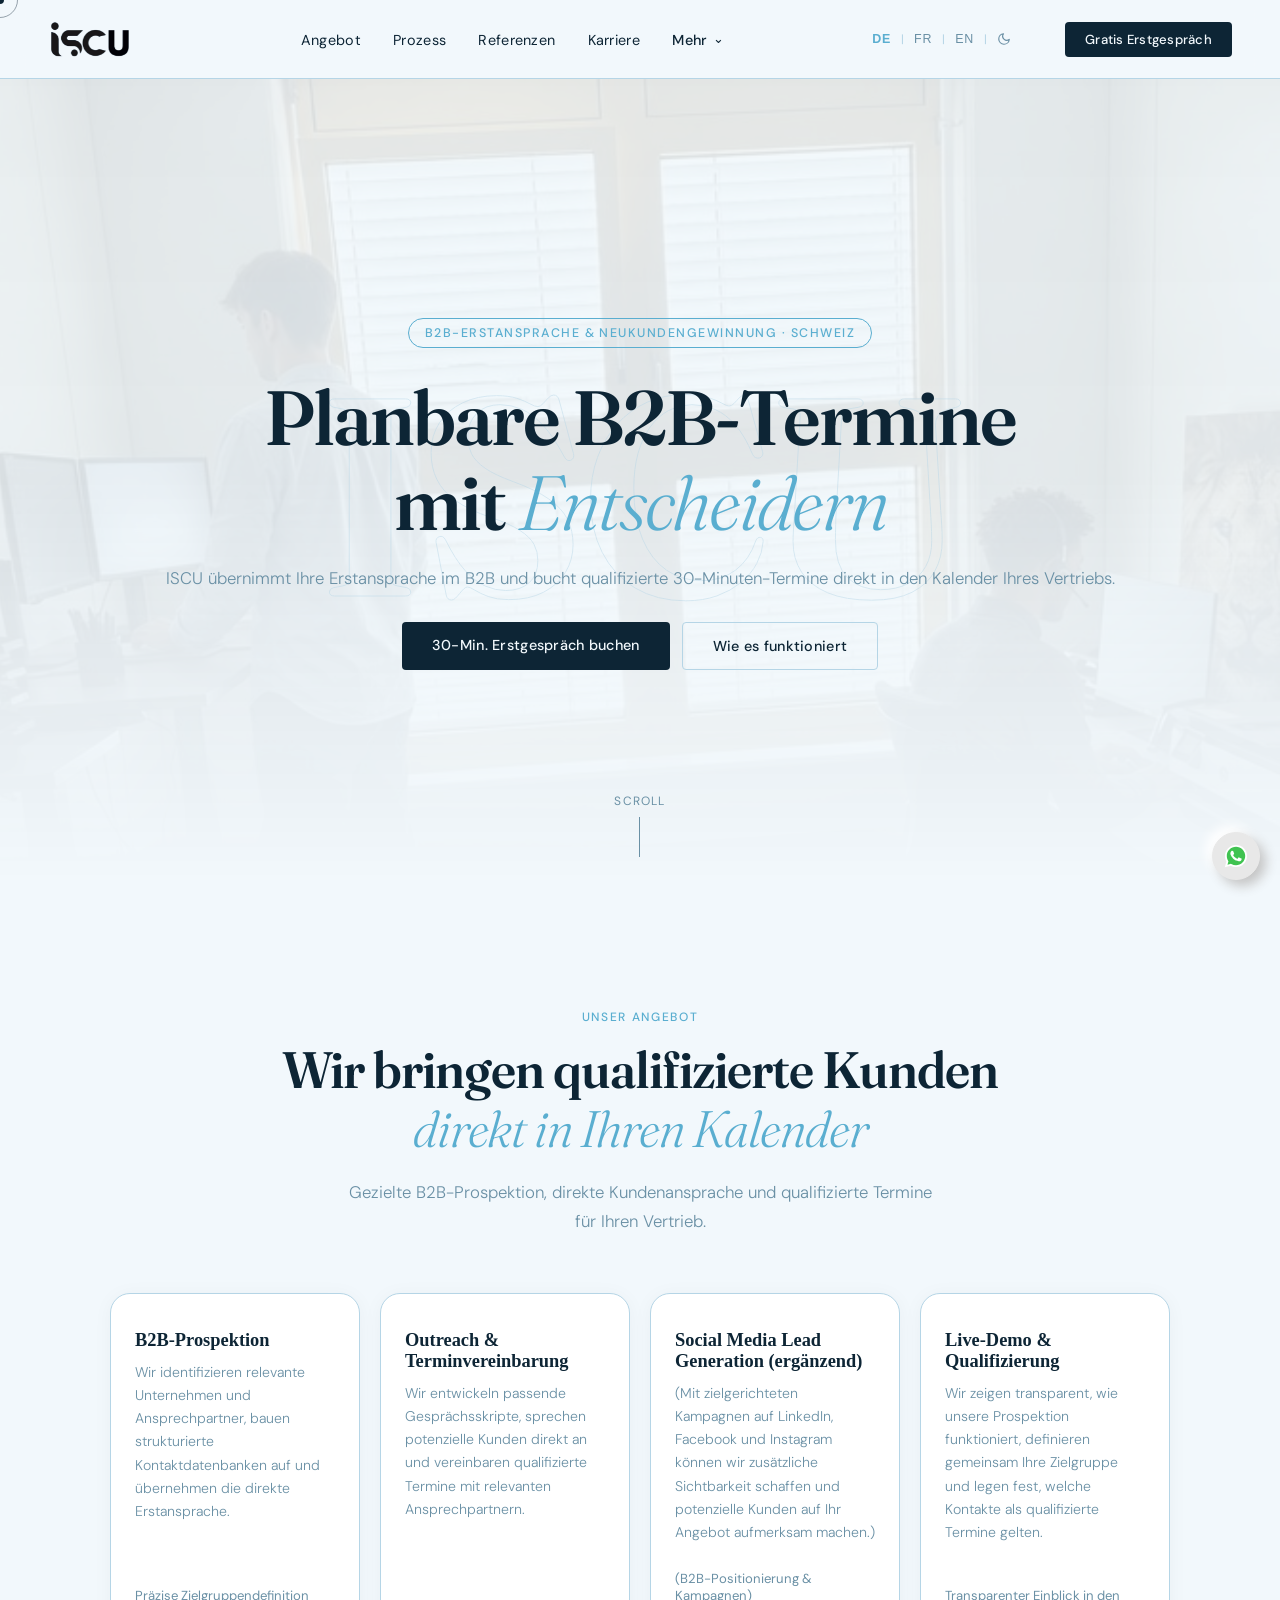
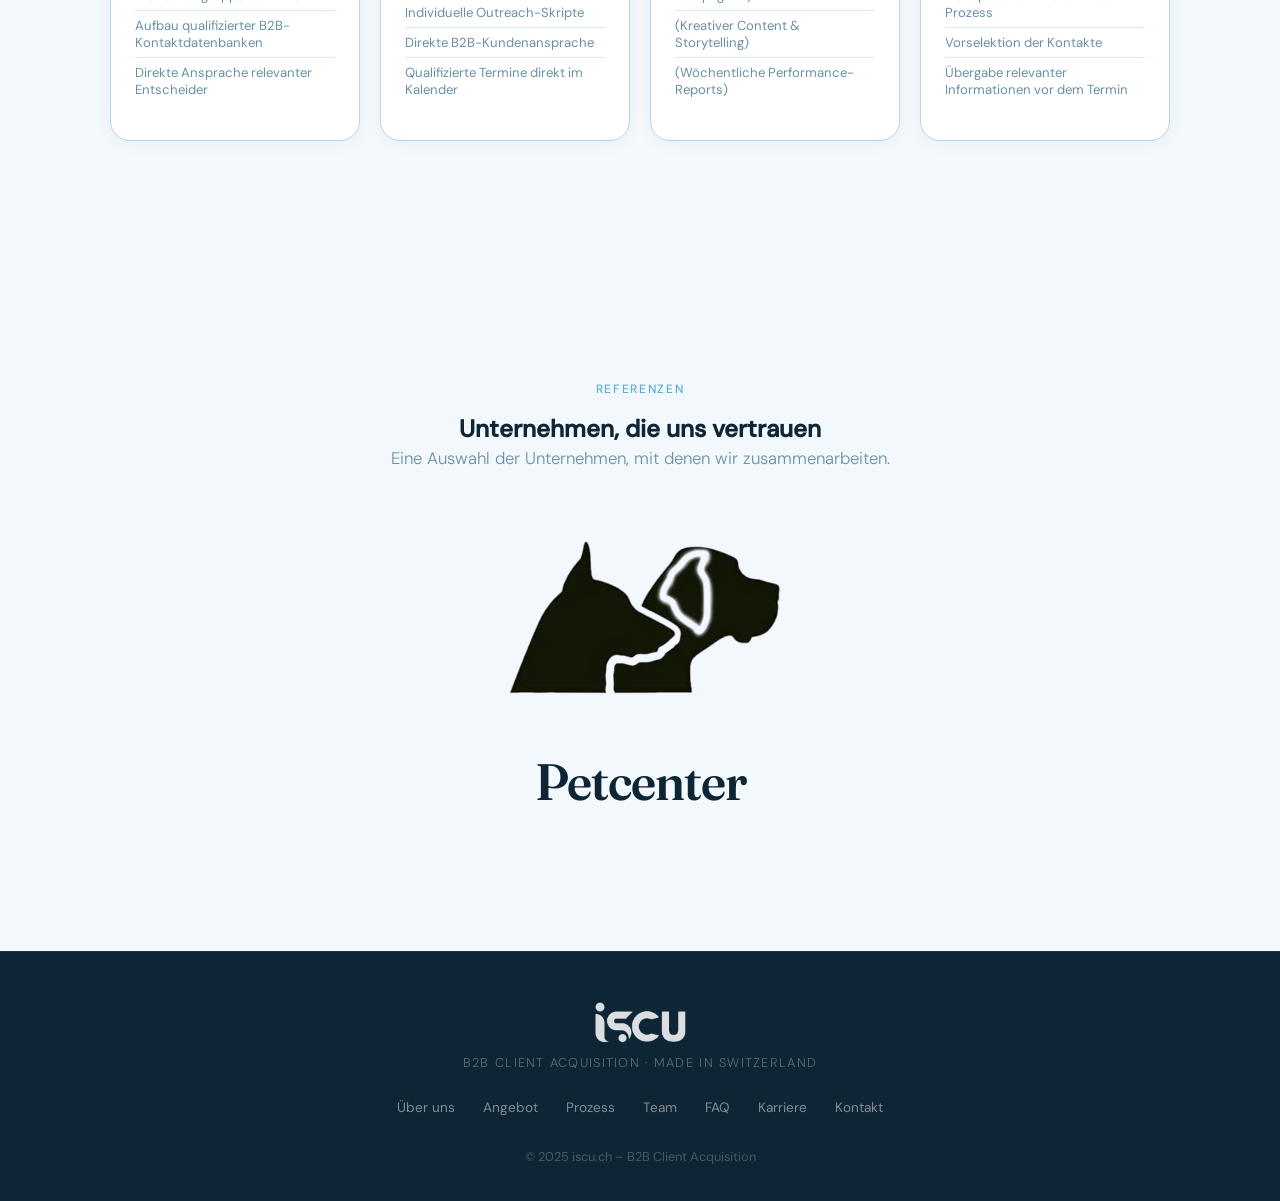
<file: index.html>
<!DOCTYPE html>
<html lang="de" data-lang="de">

<head>
  <meta charset="UTF-8">
  <meta name="viewport" content="width=device-width, initial-scale=1.0">

  <title>iscu.ch – B2B Kundenakquise Schweiz | Qualifizierte Geschäftskunden gewinnen</title>

  <meta
    name="description"
    content="iscu.ch unterstützt Schweizer Unternehmen bei der B2B-Kundenakquise. Wir bauen gezielte Kontaktdatenbanken auf, entwickeln Ansprache-Skripte und erreichen potenzielle Geschäftskunden direkt.">
  
  <meta
    name="keywords"
    content="B2B Kundenakquise Schweiz, B2B Lead Generation Schweiz, Neukundengewinnung Schweiz, B2B Prospection, Geschäftskunden gewinnen, B2B Vertrieb Schweiz">
  
  <meta name="author" content="iscu.ch">

  <link rel="canonical" href="https://iscu.ch/">

  <!-- Open Graph -->
  <meta property="og:type" content="website">
  <meta property="og:url" content="https://iscu.ch/">
  <meta property="og:title" content="iscu.ch – B2B Kundenakquise Schweiz">
  <meta
    property="og:description"
    content="Gezielte B2B-Kundenakquise für Schweizer Unternehmen. Kontaktdatenbanken, Ansprache-Skripte und direkte Kontaktaufnahme mit potenziellen Geschäftskunden.">
  <meta property="og:image" content="https://iscu.ch/assets/img/logo-v3-transparent.png">
  <meta property="og:locale" content="de_CH">

  <!-- Schema.org -->
  <script type="application/ld+json">
  {
    "@context": "https://schema.org",ftabs_id
    "@type": "ProfessionalService",
    "name": "iscu.ch",
    "description": "Schweizer Agentur für B2B-Kundenakquise und Vertriebsunterstützung. Aufbau von B2B-Kontaktdatenbanken, Entwicklung von Ansprache-Skripten und direkte Kontaktaufnahme mit potenziellen Geschäftskunden.",
    "url": "https://iscu.ch",
    "email": "info@iscu.ch",
    "address": {
      "@type": "PostalAddress",
      "addressCountry": "CH"
    },
    "areaServed": "CH",
    "serviceType": "B2B Kundenakquise",
    "priceRange": "CHF"
  }
  </script>

<link rel="stylesheet" href="assets/css/style.css">
  <!-- Applique le thème AVANT le rendu pour éviter le flash -->
  <script>document.documentElement.setAttribute('data-theme', localStorage.getItem('iscu-theme') === 'dark' ? 'dark' : 'light');</script>
  <link rel="icon" type="image/png" href="/favicon-96x96.png" sizes="96x96" />
  <link rel="icon" type="image/svg+xml" href="/favicon.svg" />
  <link rel="shortcut icon" href="/favicon.ico" />
  <link rel="apple-touch-icon" sizes="180x180" href="/apple-touch-icon.png" />
  <meta name="apple-mobile-web-app-title" content="ISCU" />
  <link rel="manifest" href="/site.webmanifest" />
</head>

<body>

  <!-- CUSTOM CURSOR -->
  <div class="cursor"></div>
  <div class="cursor-follower"></div>

  <!-- PAGE TRANSITION -->
  <div class="page-transition"></div>

  <!-- NAVBAR -->
  <nav class="nav">
    <a href="index.html" class="brand-link">
      <img src="assets/img/logo-v3-transparent.png" alt="iscu.ch" class="brand-logo">
    </a>
    <div class="nav-links">

  <a
    href="#angebot"
    data-de="Angebot"
    data-fr="Offre"
    data-en="Services">
    Angebot
  </a>

  <!--
  <a href="#angebot"
     data-de="Webdesign"
     data-fr="Webdesign"
     data-en="Web Design">
    Webdesign
  </a>
  -->

  <a
    href="#prozess"
    data-de="Prozess"
    data-fr="Processus"
    data-en="Process">
    Prozess
  </a>

  <a
    href="#referenzen"
    data-de="Referenzen"
    data-fr="Références"
    data-en="References">
    Referenzen
  </a>

  <a
    href="karriere.html"
    data-de="Karriere"
    data-fr="Carrière"
    data-en="Careers">
    Karriere
  </a>

  <details class="nav-dropdown" id="sectionDropdown">
    <summary>
      <span
        data-de="Mehr"
        data-fr="Plus"
        data-en="More">
        Mehr
      </span>
      <span class="nav-dropdown-icon" aria-hidden="true">⌄</span>
    </summary>

    <div class="nav-dropdown-menu">

      <button
        class="page-tab"
        data-tab="about"
        data-de="Über uns"
        data-fr="À propos"
        data-en="About">
        Über uns
      </button>

      <button
        class="page-tab"
        data-tab="vergleich"
        data-de="Vergleich"
        data-fr="Comparaison"
        data-en="Comparison">
        Vergleich
      </button>

      <button
        class="page-tab"
        data-tab="team"
        data-de="Team"
        data-fr="Équipe"
        data-en="Team">
        Team
      </button>

      <button
        class="page-tab"
        data-tab="faq"
        data-de="FAQ"
        data-fr="FAQ"
        data-en="FAQ">
        FAQ
      </button>

      <button
        class="page-tab"
        data-tab="contact"
        data-de="Kontakt"
        data-fr="Contact"
        data-en="Contact">
        Kontakt
      </button>

    </div>
  </details>

</div>
    <div class="nav-right">
      <div class="lang-switcher">
        <button class="lang-btn active" data-lang="de">DE</button>
        <span class="lang-sep">|</span>
        <button class="lang-btn" data-lang="fr">FR</button>
        <span class="lang-sep">|</span>
        <button class="lang-btn" data-lang="en">EN</button>
        <span class="lang-sep">|</span>
        <button class="theme-toggle" id="themeToggle" aria-label="Toggle dark mode" title="Mode sombre">
          <svg id="iconMoon" xmlns="http://www.w3.org/2000/svg" width="14" height="14" viewBox="0 0 24 24" fill="none"
            stroke="currentColor" stroke-width="2" stroke-linecap="round" stroke-linejoin="round">
            <path d="M21 12.79A9 9 0 1 1 11.21 3 7 7 0 0 0 21 12.79z" />
          </svg>
          <svg id="iconSun" xmlns="http://www.w3.org/2000/svg" width="14" height="14" viewBox="0 0 24 24" fill="none"
            stroke="currentColor" stroke-width="2" stroke-linecap="round" stroke-linejoin="round" style="display:none">
            <circle cx="12" cy="12" r="5" />
            <line x1="12" y1="1" x2="12" y2="3" />
            <line x1="12" y1="21" x2="12" y2="23" />
            <line x1="4.22" y1="4.22" x2="5.64" y2="5.64" />
            <line x1="18.36" y1="18.36" x2="19.78" y2="19.78" />
            <line x1="1" y1="12" x2="3" y2="12" />
            <line x1="21" y1="12" x2="23" y2="12" />
            <line x1="4.22" y1="19.78" x2="5.64" y2="18.36" />
            <line x1="18.36" y1="5.64" x2="19.78" y2="4.22" />
          </svg>
        </button>
      </div>
      <a href="#contact" class="nav-cta" data-de="Gratis Erstgespräch" data-fr="Entretien gratuit"
        data-en="Free Discovery Call">Gratis Erstgespräch</a>
    </div>
    <div class="hamburger" id="hamburger">
      <span></span><span></span><span></span>
    </div>
  </nav>

  <!-- MOBILE MENU -->
  <div class="mobile-menu" id="mobileMenu">
    <a href="#angebot" onclick="closeMobile()" data-de="Angebot" data-fr="Offre" data-en="Services">Angebot</a>
    <a href="#prozess" onclick="closeMobile()" data-de="Prozess" data-fr="Processus" data-en="Process">Prozess</a>
    <a href="#referenzen" onclick="closeMobile()" data-de="Referenzen" data-fr="Références" data-en="References">Referenzen</a>
    <a href="#team" onclick="closeMobile()" data-de="Team" data-fr="Equipe" data-en="Team">Team</a>
    <a href="#faq" onclick="closeMobile()" data-de="FAQ" data-fr="FAQ" data-en="FAQ">FAQ</a>
    <a href="karriere.html" onclick="closeMobile()" data-de="Karriere" data-fr="Carrière" data-en="Careers">Karriere</a>
    <a href="#contact" onclick="closeMobile()" data-de="Kontakt" data-fr="Contact" data-en="Contact">Kontakt</a>
    <a href="#contact" onclick="closeMobile()" class="mobile-cta" data-de="Gratis Erstgespräch →"
      data-fr="Entretien gratuit →" data-en="Free Discovery Call →">Gratis Erstgespräch →</a>
    <div class="mobile-menu-bottom">
      <div class="mobile-lang">
        <button class="lang-btn active" data-lang="de">DE</button>
        <span class="lang-sep">|</span>
        <button class="lang-btn" data-lang="fr">FR</button>
        <span class="lang-sep">|</span>
        <button class="lang-btn" data-lang="en">EN</button>
      </div>
      <button class="mobile-theme-btn" id="mobileThemeToggle" aria-label="Toggle dark mode">
        <svg id="mIconMoon" xmlns="http://www.w3.org/2000/svg" width="16" height="16" viewBox="0 0 24 24" fill="none"
          stroke="currentColor" stroke-width="2" stroke-linecap="round" stroke-linejoin="round">
          <path d="M21 12.79A9 9 0 1 1 11.21 3 7 7 0 0 0 21 12.79z" />
        </svg>
        <svg id="mIconSun" xmlns="http://www.w3.org/2000/svg" width="16" height="16" viewBox="0 0 24 24" fill="none"
          stroke="currentColor" stroke-width="2" stroke-linecap="round" stroke-linejoin="round" style="display:none">
          <circle cx="12" cy="12" r="5" />
          <line x1="12" y1="1" x2="12" y2="3" />
          <line x1="12" y1="21" x2="12" y2="23" />
          <line x1="4.22" y1="4.22" x2="5.64" y2="5.64" />
          <line x1="18.36" y1="18.36" x2="19.78" y2="19.78" />
          <line x1="1" y1="12" x2="3" y2="12" />
          <line x1="21" y1="12" x2="23" y2="12" />
          <line x1="4.22" y1="19.78" x2="5.64" y2="18.36" />
          <line x1="18.36" y1="5.64" x2="19.78" y2="4.22" />
        </svg>
        <span id="mThemeLabel" data-de="Dunkel" data-fr="Sombre" data-en="Dark">Dunkel</span>
      </button>
    </div>
  </div>

  <!-- HERO -->
  <section class="hero">
    <div class="hero-bg-text">ISCU</div>
    <div class="hero-text reveal">
      <span class="hero-label" data-de="B2B-Erstansprache & Neukundengewinnung · Schweiz"
        data-fr="Prospection B2B & Acquisition de Clients · Suisse"
        data-en="B2B Outreach & Client Acquisition · Switzerland">
        B2B-Erstansprache & Neukundengewinnung · Schweiz
      </span>

      <h1 data-de="Planbare B2B-Termine&lt;br&gt;mit &lt;em&gt;Entscheidern&lt;/em&gt;"
        data-fr="Rendez-vous B2B qualifiés&lt;br&gt;avec des &lt;em&gt;décideurs&lt;/em&gt;"
        data-en="Predictable B2B Meetings&lt;br&gt;with &lt;em&gt;Decision-Makers&lt;/em&gt;">
        Planbare B2B-Termine<br>mit <em>Entscheidern</em>
      </h1>

      <p data-de="ISCU übernimmt Ihre Erstansprache im B2B und bucht qualifizierte 30-Minuten-Termine direkt in den Kalender Ihres Vertriebs."
        data-fr="ISCU gère votre prospection B2B initiale et réserve des rendez-vous qualifiés de 30 minutes directement dans l'agenda de vos commerciaux."
        data-en="ISCU handles your initial B2B outreach and books qualified 30-minute meetings directly into your sales team's calendar.">
        ISCU übernimmt Ihre Erstansprache im B2B und bucht qualifizierte 30-Minuten-Termine direkt in den Kalender Ihres
        Vertriebs.
      </p>

      <div class="hero-actions">
        <a href="#contact" class="cta" id="ctaBtn" data-de="30-Min. Erstgespräch buchen"
          data-fr="Réserver un échange de 30 min" data-en="Book a 30-min Discovery Call">
          30-Min. Erstgespräch buchen
        </a>
        <a href="#prozess" class="cta alt" data-de="Wie es funktioniert" data-fr="Comment ça fonctionne"
          data-en="How it works">
          Wie es funktioniert
        </a>
      </div>
    </div>
    <div class="scroll-hint">
      <span>Scroll</span>
      <div class="scroll-line"></div>
    </div>
  </section>



  <!-- WARUM GIBT ES UNS -->
  <section id="about" class="section about-section reveal tabbed-section">
    <div class="section-label" data-de="Über iscu.ch" data-fr="À propos d’iscu.ch" data-en="About iscu.ch">
      Über iscu.ch
    </div>

    <h2 data-de="Warum gibt es uns?" data-fr="Pourquoi existons-nous ?" data-en="Why do we exist?">
      Warum gibt es uns?
    </h2>

    <div class="about-text">

      <p data-de="Bei iscu.ch sind wir überzeugt: Unternehmen sollten nicht darauf warten, dass potenzielle Kunden auf sie zukommen. Gerade im B2B-Bereich erfordert nachhaltiges Wachstum eine aktive und gezielte Ansprache der richtigen Ansprechpartner."
        data-fr="Chez iscu.ch, nous sommes convaincus qu’une entreprise ne devrait pas attendre que ses clients potentiels viennent à elle. En B2B, une croissance durable nécessite une approche active et ciblée des bons interlocuteurs."
        data-en="At iscu.ch, we believe companies should not wait for potential clients to come to them. In B2B, sustainable growth requires an active and targeted approach to the right decision-makers.">
        Bei iscu.ch sind wir überzeugt: Unternehmen sollten nicht darauf warten, dass potenzielle Kunden auf sie
        zukommen. Gerade im B2B-Bereich erfordert nachhaltiges Wachstum eine aktive und gezielte Ansprache der richtigen
        Ansprechpartner.
      </p>

      <p data-de="Genau hier setzen wir an. Wir identifizieren relevante Unternehmen und Ansprechpartner, bauen strukturierte B2B-Kontaktdatenbanken auf und entwickeln individuelle Skripte für die direkte Ansprache. Unser Ziel: qualifizierte Gespräche mit potenziellen Kunden für Ihr Unternehmen."
        data-fr="C’est exactement là que nous intervenons. Nous identifions les entreprises et interlocuteurs pertinents, constituons des bases de données B2B structurées et développons des scripts adaptés à la prospection directe. Notre objectif : générer des échanges qualifiés avec des clients potentiels pour votre entreprise."
        data-en="That’s exactly where we come in. We identify relevant companies and decision-makers, build structured B2B contact databases and develop tailored scripts for direct outreach. Our goal: generate qualified conversations with potential clients for your business.">
        Genau hier setzen wir an. Wir identifizieren relevante Unternehmen und Ansprechpartner, bauen strukturierte
        B2B-Kontaktdatenbanken auf und entwickeln individuelle Skripte für die direkte Ansprache. Unser Ziel:
        qualifizierte Gespräche mit potenziellen Kunden für Ihr Unternehmen.
      </p>

      <p class="about-tagline"
        data-de="Wir sind mehr als eine Agentur – wir bauen die Brücke zwischen Ihrem Unternehmen und den richtigen Geschäftskontakten."
        data-fr="Nous sommes plus qu’une agence – nous créons le lien entre votre entreprise et les bons contacts commerciaux."
        data-en="We are more than an agency – we build the bridge between your business and the right commercial contacts.">
        Wir sind mehr als eine Agentur – wir bauen die Brücke zwischen Ihrem Unternehmen und den richtigen
        Geschäftskontakten.
      </p>

    </div>

    <div class="about-founder reveal">
      <div class="about-founder-photo">
        <img src="assets/img/abdu-portrait.jpg" width="900" height="1200" loading="lazy"
          alt="Abdullahi Hassan, Gründer von iscu.ch, in Solothurn">
      </div>
      <div class="about-founder-text">
        <p class="about-founder-quote"
          data-de="Ich habe iscu.ch gegründet, weil zu viele gute Schweizer Unternehmen darauf warten, entdeckt zu werden. Wir nehmen ihnen den ersten Schritt ab – und bringen sie direkt ins Gespräch mit den richtigen Entscheidern."
          data-fr="J’ai fondé iscu.ch parce que trop de bonnes entreprises suisses attendent d’être découvertes. Nous prenons en charge le premier pas – et les mettons directement en contact avec les bons décideurs."
          data-en="I founded iscu.ch because too many good Swiss companies are waiting to be discovered. We take care of the first step – and put them straight into conversation with the right decision-makers.">
          Ich habe iscu.ch gegründet, weil zu viele gute Schweizer Unternehmen darauf warten, entdeckt zu werden.
          Wir nehmen ihnen den ersten Schritt ab – und bringen sie direkt ins Gespräch mit den richtigen Entscheidern.
        </p>
        <span class="about-founder-name">Abdullahi Hassan</span>
        <span class="about-founder-role" data-de="Gründer &amp; CEO" data-fr="Fondateur &amp; CEO"
          data-en="Founder &amp; CEO">Gründer &amp; CEO</span>
      </div>
    </div>

    <div class="mission-vision">

      <div class="mv-card reveal">
        <div class="mv-icon"></div>

        <h3 data-de="Mission" data-fr="Mission" data-en="Mission">
          Mission
        </h3>

        <p data-de="Unsere Mission ist es, Unternehmen mit den richtigen Geschäftskontakten zu verbinden. Wir kombinieren strukturierte B2B-Daten, gezielte Recherche, überzeugende Skripte und direkte Ansprache, um qualifizierte Termine mit potenziellen Kunden zu generieren."
          data-fr="Notre mission est de connecter les entreprises aux bons interlocuteurs commerciaux. Nous combinons données B2B structurées, recherche ciblée, scripts efficaces et prospection directe afin de générer des rendez-vous qualifiés avec des clients potentiels."
          data-en="Our mission is to connect businesses with the right commercial contacts. We combine structured B2B data, targeted research, effective scripts and direct outreach to generate qualified appointments with potential clients.">
          Unsere Mission ist es, Unternehmen mit den richtigen Geschäftskontakten zu verbinden. Wir kombinieren
          strukturierte B2B-Daten, gezielte Recherche, überzeugende Skripte und direkte Ansprache, um qualifizierte
          Termine mit potenziellen Kunden zu generieren.
        </p>
      </div>

      <div class="mv-card reveal">
        <div class="mv-icon"></div>

        <h3 data-de="Vision" data-fr="Vision" data-en="Vision">
          Vision
        </h3>

        <p data-de="Wir glauben an eine B2B-Welt, in der Unternehmen ihre Geschäftsentwicklung nicht dem Zufall überlassen. Unsere Vision: planbare und messbare Kundenakquise durch gezielte Ansprache, klare Prozesse und kontinuierliche Optimierung."
          data-fr="Nous croyons en un monde B2B où les entreprises ne laissent pas leur développement commercial au hasard. Notre vision : une acquisition client prévisible et mesurable grâce à une prospection ciblée, des processus clairs et une optimisation continue."
          data-en="We believe in a B2B world where companies do not leave business development to chance. Our vision: predictable and measurable client acquisition through targeted outreach, clear processes and continuous optimization.">
          Wir glauben an eine B2B-Welt, in der Unternehmen ihre Geschäftsentwicklung nicht dem Zufall überlassen. Unsere
          Vision: planbare und messbare Kundenakquise durch gezielte Ansprache, klare Prozesse und kontinuierliche
          Optimierung.
        </p>
      </div>

    </div>
  </section>

  

<!-- UNSER ANGEBOT -->
<section id="angebot" class="section angebot-section tabbed-section">
  <div class="section-label"
       data-de="Unser Angebot"
       data-fr="Notre Offre"
       data-en="Our Services">
    Unser Angebot
  </div>

  <h2
    data-de="Wir bringen qualifizierte Kunden<br><em>direkt in Ihren Kalender</em>"
    data-fr="Nous amenons des clients qualifiés<br><em>directement dans votre agenda</em>"
    data-en="We bring qualified clients<br><em>directly into your calendar</em>">
    Wir bringen qualifizierte Kunden<br><em>direkt in Ihren Kalender</em>
  </h2>

  <p
    data-de="Gezielte B2B-Prospektion, direkte Kundenansprache und qualifizierte Termine für Ihren Vertrieb."
    data-fr="Prospection B2B ciblée, prise de contact directe et rendez-vous qualifiés pour votre équipe commerciale."
    data-en="Targeted B2B prospecting, direct outreach and qualified appointments for your sales team.">
    Gezielte B2B-Prospektion, direkte Kundenansprache und qualifizierte Termine für Ihren Vertrieb.
  </p>

  <div class="angebot-grid reveal">

    <!-- CARD 1: B2B PROSPEKTION -->
    <div class="angebot-card">

      <h3
        data-de="B2B-Prospektion"
        data-fr="Prospection B2B"
        data-en="B2B Prospecting">
        B2B-Prospektion
      </h3>

      <p
        data-de="Wir identifizieren relevante Unternehmen und Ansprechpartner, bauen strukturierte Kontaktdatenbanken auf und übernehmen die direkte Erstansprache."
        data-fr="Nous identifions les entreprises et interlocuteurs pertinents, constituons des bases de données structurées et prenons en charge la prospection directe."
        data-en="We identify relevant companies and decision-makers, build structured contact databases and handle direct outreach.">
        Wir identifizieren relevante Unternehmen und Ansprechpartner, bauen strukturierte Kontaktdatenbanken auf und übernehmen die direkte Erstansprache.
      </p>

      <ul class="angebot-features">
        <li
          data-de="Präzise Zielgruppendefinition"
          data-fr="Définition précise de la cible"
          data-en="Precise target definition">
          Präzise Zielgruppendefinition
        </li>

        <li
          data-de="Aufbau qualifizierter B2B-Kontaktdatenbanken"
          data-fr="Constitution de bases de données B2B qualifiées"
          data-en="Qualified B2B contact databases">
          Aufbau qualifizierter B2B-Kontaktdatenbanken
        </li>

        <li
          data-de="Direkte Ansprache relevanter Entscheider"
          data-fr="Prise de contact directe avec les décideurs"
          data-en="Direct outreach to decision-makers">
          Direkte Ansprache relevanter Entscheider
        </li>
      </ul>

    </div>


    <!-- CARD 2: OUTREACH & TERMINVEREINBARUNG -->
    <div class="angebot-card">

      <h3
        data-de="Outreach & Terminvereinbarung"
        data-fr="Prospection & Prise de Rendez-vous"
        data-en="Outreach & Appointment Setting">
        Outreach & Terminvereinbarung
      </h3>

      <p
        data-de="Wir entwickeln passende Gesprächsskripte, sprechen potenzielle Kunden direkt an und vereinbaren qualifizierte Termine mit relevanten Ansprechpartnern."
        data-fr="Nous développons des scripts adaptés, contactons directement les prospects et obtenons des rendez-vous qualifiés avec les bons interlocuteurs."
        data-en="We develop tailored scripts, contact potential clients directly and secure qualified appointments with the right decision-makers.">
        Wir entwickeln passende Gesprächsskripte, sprechen potenzielle Kunden direkt an und vereinbaren qualifizierte Termine mit relevanten Ansprechpartnern.
      </p>

      <ul class="angebot-features">
        <li
          data-de="Individuelle Outreach-Skripte"
          data-fr="Scripts de prospection personnalisés"
          data-en="Tailored outreach scripts">
          Individuelle Outreach-Skripte
        </li>

        <li
          data-de="Direkte B2B-Kundenansprache"
          data-fr="Prospection B2B directe"
          data-en="Direct B2B outreach">
          Direkte B2B-Kundenansprache
        </li>

        <li
          data-de="Qualifizierte Termine direkt im Kalender"
          data-fr="Rendez-vous qualifiés directement dans l’agenda"
          data-en="Qualified meetings directly in the calendar">
          Qualifizierte Termine direkt im Kalender
        </li>
      </ul>

    </div>


    <!-- CARD 3: SOCIAL MEDIA LEAD GENERATION (ERGÄNZEND) -->
    <div class="angebot-card">

      <h3
        data-de="Social Media Lead Generation (ergänzend)"
        data-fr="Génération de Leads Social Media (complément)"
        data-en="Social Media Lead Generation (supplementary)">
        Social Media Lead Generation (ergänzend)
      </h3>

      <p
        data-de="(Mit zielgerichteten Kampagnen auf LinkedIn, Facebook und Instagram können wir zusätzliche Sichtbarkeit schaffen und potenzielle Kunden auf Ihr Angebot aufmerksam machen.)"
        data-fr="(Des campagnes ciblées sur LinkedIn, Facebook et Instagram peuvent compléter la prospection directe en augmentant la visibilité de votre offre auprès de prospects potentiels.)"
        data-en="(Targeted campaigns on LinkedIn, Facebook and Instagram can complement direct outreach by increasing visibility among potential clients.)">
        (Mit zielgerichteten Kampagnen auf LinkedIn, Facebook und Instagram können wir zusätzliche Sichtbarkeit schaffen und potenzielle Kunden auf Ihr Angebot aufmerksam machen.)
      </p>

      <ul class="angebot-features">
        <li
          data-de="(B2B-Positionierung & Kampagnen)"
          data-fr="(Positionnement & campagnes B2B)"
          data-en="(B2B positioning & campaigns)">
          (B2B-Positionierung & Kampagnen)
        </li>

        <li
          data-de="(Kreativer Content & Storytelling)"
          data-fr="(Contenu créatif & storytelling)"
          data-en="(Creative content & storytelling)">
          (Kreativer Content & Storytelling)
        </li>

        <li
          data-de="(Wöchentliche Performance-Reports)"
          data-fr="(Rapports de performance hebdomadaires)"
          data-en="(Weekly performance reports)">
          (Wöchentliche Performance-Reports)
        </li>
      </ul>

    </div>


    <!-- CARD 4: LIVE-DEMO & QUALIFICATION -->
    <div class="angebot-card">

      <h3
        data-de="Live-Demo & Qualifizierung"
        data-fr="Démonstration Live & Qualification"
        data-en="Live Demo & Qualification">
        Live-Demo & Qualifizierung
      </h3>

      <p
        data-de="Wir zeigen transparent, wie unsere Prospektion funktioniert, definieren gemeinsam Ihre Zielgruppe und legen fest, welche Kontakte als qualifizierte Termine gelten."
        data-fr="Nous montrons concrètement comment fonctionne notre prospection, définissons votre cible et déterminons ensemble quels contacts correspondent à un rendez-vous qualifié."
        data-en="We show exactly how our prospecting works, define your target audience and establish together what qualifies as a qualified appointment.">
        Wir zeigen transparent, wie unsere Prospektion funktioniert, definieren gemeinsam Ihre Zielgruppe und legen fest, welche Kontakte als qualifizierte Termine gelten.
      </p>

      <ul class="angebot-features">
        <li
          data-de="Transparenter Einblick in den Prozess"
          data-fr="Transparence sur le processus"
          data-en="Transparent process overview">
          Transparenter Einblick in den Prozess
        </li>

        <li
          data-de="Vorselektion der Kontakte"
          data-fr="Préqualification des contacts"
          data-en="Contact pre-qualification">
          Vorselektion der Kontakte
        </li>

        <li
          data-de="Übergabe relevanter Informationen vor dem Termin"
          data-fr="Transmission des informations pertinentes avant le rendez-vous"
          data-en="Relevant information provided before the meeting">
          Übergabe relevanter Informationen vor dem Termin
        </li>
      </ul>

    </div>


    <!-- CARD 5: WEBDESIGN (OPTIONAL / NICHT KERNANGEBOT)
    <div class="angebot-card">

      <h3
        data-de="Webdesign & Landing Pages (ergänzend)"
        data-fr="Webdesign & Landing Pages (complément)"
        data-en="Web Design & Landing Pages (supplementary)">
        Webdesign & Landing Pages (ergänzend)
      </h3>

      <p
        data-de="(Wir erstellen moderne Websites und Landing Pages, die den digitalen Auftritt Ihres Unternehmens unterstützen und eingehende Interessenten in Anfragen umwandeln.)"
        data-fr="(Nous créons des sites web et landing pages modernes afin de soutenir votre présence digitale et convertir les visiteurs en demandes commerciales.)"
        data-en="(We create modern websites and landing pages that support your digital presence and convert visitors into business inquiries.)">
        (Wir erstellen moderne Websites und Landing Pages, die den digitalen Auftritt Ihres Unternehmens unterstützen und eingehende Interessenten in Anfragen umwandeln.)
      </p>

      <ul class="angebot-features">
        <li
          data-de="(Custom Design & Development)"
          data-fr="(Design & développement sur mesure)"
          data-en="(Custom design & development)">
          (Custom Design & Development)
        </li>

        <li
          data-de="(Mobile- & konvertierungsoptimiert)"
          data-fr="(Optimisé mobile & conversion)"
          data-en="(Mobile & conversion optimized)">
          (Mobile- & konvertierungsoptimiert)
        </li>

        <li
          data-de="(SEO-Grundoptimierung)"
          data-fr="(Optimisation SEO de base)"
          data-en="(Basic SEO optimization)">
          (SEO-Grundoptimierung)
        </li>
      </ul>

    </div>
    -->

  </div>
</section>

  <!-- ZIELGRUPPE & ICP -->
  <section id="icp" class="section icp-section reveal tabbed-section">
    <div class="section-label" data-de="Zielgruppe &amp; ICP" data-fr="Cible &amp; ICP" data-en="Target &amp; ICP">
      Zielgruppe &amp; ICP</div>

    <h2 data-de="Für wen ist unser Service&lt;br&gt;&lt;em&gt;ideal geeignet?&lt;/em&gt;"
      data-fr="Pour qui notre service est-il&lt;br&gt;&lt;em&gt;idéalement conçu ?&lt;/em&gt;"
      data-en="Who is our service&lt;br&gt;&lt;em&gt;ideally for?&lt;/em&gt;">
      Für wen ist unser Service<br><em>ideal geeignet?</em>
    </h2>

    <p data-de="Wir arbeiten mit B2B-Unternehmen zusammen, die ein klares Wachstumspotenzial haben und ihren Vertrieb mit verlässlichen Entscheider-Terminen unterstützen wollen."
      data-fr="Nous collaborons avec des entreprises B2B qui disposent d'un fort potentiel de croissance et souhaitent soutenir leurs commerciaux avec des rendez-vous qualifiés."
      data-en="We partner with B2B companies that have clear growth potential and want to support their sales team with reliable decision-maker meetings.">
      Wir arbeiten mit B2B-Unternehmen zusammen, die ein klares Wachstumspotenzial haben und ihren Vertrieb mit
      verlässlichen Entscheider-Terminen unterstützen wollen.
    </p>

    <div class="icp-grid"
      style="display: grid; grid-template-columns: repeat(auto-fit, minmax(280px, 1fr)); gap: 1.5rem; margin-top: 2.5rem;">

      <div class="icp-card"
        style="padding: 2rem; border: 1px solid var(--border-color, rgba(255,255,255,0.1)); border-radius: 12px; background: rgba(255,255,255,0.02);">
        <div class="icp-icon" style="font-size: 2rem; margin-bottom: 1rem;">&#127970;</div>
        <h3 data-de="B2B Unternehmen" data-fr="Entreprises B2B" data-en="B2B Companies">B2B Unternehmen</h3>
        <p data-de="Unternehmen mit erklärungsbedürftigen Angeboten und Dienstleistungen im B2B-Bereich."
          data-fr="Entreprises proposant des produits ou services B2B complexes à expliquer."
          data-en="Companies offering complex B2B products or services requiring explanation.">
          Unternehmen mit erklärungsbedürftigen Angeboten und Dienstleistungen im B2B-Bereich.
        </p>
      </div>

      <div class="icp-card"
        style="padding: 2rem; border: 1px solid var(--border-color, rgba(255,255,255,0.1)); border-radius: 12px; background: rgba(255,255,255,0.02);">
        <div class="icp-icon" style="font-size: 2rem; margin-bottom: 1rem;">&#128101;</div>
        <h3 data-de="Unternehmensgrösse" data-fr="Taille d'entreprise" data-en="Company Size">Unternehmensgrösse</h3>
        <p data-de="Ideal für etablierte Firmen von 10 bis 200 Mitarbeitenden mit klarer Wachstumsabsicht."
          data-fr="Idéal pour les PME établies de 10 à 200 collaborateurs ayant des objectifs de croissance."
          data-en="Ideal for established companies with 10 to 200 employees aiming for strategic growth.">
          Ideal für etablierte Firmen von 10 bis 200 Mitarbeitenden mit klarer Wachstumsabsicht.
        </p>
      </div>

      <div class="icp-card"
        style="padding: 2rem; border: 1px solid var(--border-color, rgba(255,255,255,0.1)); border-radius: 12px; background: rgba(255,255,255,0.02);">
        <div class="icp-icon" style="font-size: 2rem; margin-bottom: 1rem;">&#128188;</div>
        <h3 data-de="Vertriebskapazität" data-fr="Équipe commerciale" data-en="Sales Capacity">Vertriebskapazität</h3>
        <p data-de="Sie verfügen bereits über eigene Ressourcen oder einen Vertrieb, der die Verkaufsgespräche führt."
          data-fr="Vous disposez déjà d'une équipe ou d'un commercial dédié pour mener les entretiens de vente."
          data-en="You already have an internal sales team or representative ready to conduct closing calls.">
          Sie verfügen bereits über eigene Ressourcen oder einen Vertrieb, der die Verkaufsgespräche führt.
        </p>
      </div>

      <div class="icp-card"
        style="padding: 2rem; border: 1px solid var(--border-color, rgba(255,255,255,0.1)); border-radius: 12px; background: rgba(255,255,255,0.02);">
        <div class="icp-icon" style="font-size: 2rem; margin-bottom: 1rem;">&#128176;</div>
        <h3 data-de="Auftragswert" data-fr="Panier moyen élevé" data-en="Contract Value">Auftragswert</h3>
        <p data-de="Angebote mit ausreichend hohem Kundenwert, sodass sich professionelle Erstansprache nachhaltig lohnt."
          data-fr="Des offres avec une valeur de contrat suffisante pour rentabiliser rapidement la prospection."
          data-en="Offerings with sufficient deal value to ensure a strong and sustainable return on outreach investment.">
          Angebote mit ausreichend hohem Kundenwert, sodass sich professionelle Erstansprache nachhaltig lohnt.
        </p>
      </div>

    </div>
  </section>

  <!-- PROZESS -->
  <section id="prozess" class="section prozess-section tabbed-section">
    <div class="section-label" data-de="Unser Prozess" data-fr="Notre Processus" data-en="Our Process">Unser Prozess
    </div>
    <h2 data-de="In 4 Schritten zu&lt;br&gt;&lt;em&gt;Ihren Wunschkandidaten&lt;/em&gt;"
      data-fr="En 4 étapes vers&lt;br&gt;&lt;em&gt;vos candidats idéaux&lt;/em&gt;"
      data-en="In 4 steps to&lt;br&gt;&lt;em&gt;your ideal candidates&lt;/em&gt;">In 4 Schritten zu<br><em>Ihren
        Wunschkandidaten</em></h2>
    <p data-de="Klar strukturiert, transparent und effizient – so sieht unsere Zusammenarbeit aus."
      data-fr="Clair, transparent et efficace – voilà à quoi ressemble notre collaboration."
      data-en="Clear, transparent and efficient – this is how our collaboration works.">Klar strukturiert, transparent
      und effizient – so sieht unsere Zusammenarbeit aus.</p>
    <div class="prozess-steps">
      <div class="prozess-step">
        <div class="step-number">01</div>
        <div class="step-content">
          <h3 data-de="Erstgespräch" data-fr="Entretien initial" data-en="Discovery Call">Erstgespräch</h3>
          <p data-de="Wir lernen Ihr Unternehmen kennen: Kultur, offene Stellen, Zielgruppe. Kostenlos und unverbindlich."
            data-fr="Nous apprenons à connaître votre entreprise: culture, postes ouverts, groupe cible. Gratuit et sans engagement."
            data-en="We get to know your company: culture, open positions, target group. Free and non-binding.">Wir
            lernen Ihr Unternehmen kennen: Kultur, offene Stellen, Zielgruppe. Kostenlos und unverbindlich.</p>
        </div>
        <div class="step-arrow">→</div>
      </div>
      <div class="prozess-step">
        <div class="step-number">02</div>
        <div class="step-content">
          <h3 data-de="Strategie" data-fr="Stratégie" data-en="Strategy">Strategie</h3>
          <p data-de="Wir definieren Ihre idealen Entscheider, entwickeln ein zielgerichtetes Messaging und übernehmen die direkte Erstansprache: Zielgruppendefinition, Budget und Messaging."
            data-fr="Nous définissons vos décideurs cibles, élaborons un message percutant et assurons la prospection directe: définition du groupe cible, budget."
            data-en="We identify your target decision-makers, craft compelling messaging, and handle direct outreach.">
            Wir definieren Ihre idealen Entscheider, entwickeln ein zielgerichtetes Messaging und übernehmen die direkte
            Erstansprache: Zielgruppendefinition, Budget
            und Messaging.</p>
        </div>
        <div class="step-arrow">→</div>
      </div>
      <div class="prozess-step">
        <div class="step-number">03</div>
        <div class="step-content">
          <h3 data-de="Kampagnenstart & Erstansprache" data-fr="Lancement & prise de contact "
            data-en="Campaign launch & initial contact">Kampagnenstart & Erstansprache</h3>
          <p data-de="Unser Schwerpunkt liegt auf dem Aufbau der B2B-Kontaktdatenbank, der Erstellung von Skripten und der direkten Kundenansprache."
            data-fr="Nous nous concentrons sur la constitution d'une base de données de contacts B2B, la rédaction de scripts et la prospection directe."
            data-en="We are focused on building the B2B contact database, scripting and direct outreach.">
            Unser Schwerpunkt liegt auf dem Aufbau der B2B-Kontaktdatenbank, der Erstellung von Skripten und der
            direkten Kundenansprache.
          </p>
        </div>
        <div class="step-arrow">→</div>
      </div>
      <div class="prozess-step last">
        <div class="step-number">04</div>
        <div class="step-content">
          <h3 data-de="Termine & Pipeline" data-fr="Rendez-vous & Pipeline" data-en="Deadlines & Pipeline">Termine &
            Pipeline</h3>
          <p data-de="Sie Erhalten qualifizierte B2B-Termine mit potenziellen Kunden für Ihr Unternehmen zu vereinbaren."
            data-fr="Vous obtenez des rendez-vous B2B qualifiés avec des clients potentiels pour votre entreprise."
            data-en="You obtain secure qualified B2B appointments with potential clients for your business.">
            Sie Erhalten qualifizierte B2B-Termine mit potenziellen Kunden für Ihr Unternehmen zu vereinbaren.
          </p>
        </div>
      </div>
    </div>
  </section>

  <!--REFERENCES-->
  <section id="referenzen" class="section referenzen-section">

  <div
    class="section-label"
    data-de="Referenzen"
    data-fr="Références"
    data-en="References">
    Referenzen
  </div>

  <h1
    data-de="Unternehmen, die uns vertrauen"
    data-fr="Les entreprises qui nous font confiance"
    data-en="Companies that trust us">
    Unternehmen, die uns vertrauen
  </h1>

  <p
    data-de="Eine Auswahl der Unternehmen, mit denen wir zusammenarbeiten."
    data-fr="Une sélection des entreprises avec lesquelles nous collaborons."
    data-en="A selection of the companies we work with.">
    Eine Auswahl der Unternehmen, mit denen wir zusammenarbeiten.
  </p>

  <div class="referenzen-grid">

    <!-- PETCENTER -->
    <article class="referenz-card">

      <div class="referenz-logo">
  <img
    src="assets//img/petcenterlogo 4light.png"
    alt="Petcenter"
    class="logo-light">
    

  <img
    src="assets//img/petcenterlogo 4dark.png"
    alt=""
    class="logo-dark"
    aria-hidden="true">
</div>

      <h2>Petcenter</h2>

    </article>

  </div>

</section>

  <!-- TEAM -->
  <section id="team" class="section team-section tabbed-section">
    <div class="section-label" data-de="Unser Team" data-fr="Notre Équipe" data-en="Our Team">
      Unser Team
    </div>

    <h2 data-de="Menschen hinter&lt;br&gt;&lt;em&gt;iscu.ch&lt;/em&gt;"
      data-fr="Les personnes derrière&lt;br&gt;&lt;em&gt;iscu.ch&lt;/em&gt;"
      data-en="The people behind&lt;br&gt;&lt;em&gt;iscu.ch&lt;/em&gt;">
      Menschen hinter<br><em>iscu.ch</em>
    </h2>

    <p data-de="Wir denken Recruiting neu – für mehr Reichweite, starke Arbeitgebermarken und nachhaltiges Wachstum für Schweizer KMU."
      data-fr="Nous repensons le recrutement – pour plus de portée, des marques employeurs fortes et une croissance durable pour les PME suisses."
      data-en="We reimagine recruiting – for more reach, strong employer brands and sustainable growth for Swiss SMEs.">
      Wir denken Recruiting neu – für mehr Reichweite, starke Arbeitgebermarken und nachhaltiges Wachstum für
      Schweizer KMU.
    </p>
    <div class="team-grid reveal">
      <div class="team-card">
        <div class="team-photo"><img src="assets/img/abdu-headshot.jpg" width="96" height="96" loading="lazy"
            alt="Abdullahi Hassan, Gründer und CEO von iscu.ch"></div>
        <h3>Abdullahi Hassan</h3>
        <p class="team-role" data-de="Gründer &amp; CEO" data-fr="Fondateur &amp; CEO" data-en="Founder &amp; CEO">
          Gründer &amp; CEO</p>
        <a href="mailto:info@iscu.ch" class="team-email">info@iscu.ch</a>
      </div>
      <div class="team-card">
        <div class="team-photo placeholder-photo">T.B</div>
        <h3>Térence Bidima</h3>
        <p class="team-role">Support Technique</p>
        <p class="team-fun" style="font-size:.78rem; margin-top:4px;">Monitored</p>
        <a href="mailto:bidima.tm@protonmail.com" class="team-email">bidima.tm@protonmail.com</a>
      </div>
      <div class="team-card">

        <div class="team-photo placeholder-photo">T.M</div>
        
        <h3>Thomas Müller</h3>
        <p class="team-role" data-de="Sekretär" data-fr="Secrétaire" data-en="Secretary">
          Sekretär
        </p>
        <p class="team-fun" data-de="Organisation, Koordination und administrative Unterstützung."
          data-fr="Organisation, coordination et soutien administratif."
          data-en="Organization, coordination and administrative support.">
          Organisation, Koordination und administrative Unterstützung.
        </p>
      </div>
    </div>
  </section>

<!-- VERGLEICH -->
<section id="vergleich" class="section vergleich-section reveal tabbed-section">

  <div class="section-label"
       data-de="Vergleich"
       data-fr="Comparaison"
       data-en="Comparison">
    Vergleich
  </div>

  <h2
    data-de="Warum Unternehmen iscu.ch wählen"
    data-fr="Pourquoi les entreprises choisissent iscu.ch"
    data-en="Why companies choose iscu.ch">
    Warum Unternehmen iscu.ch wählen
  </h2>

  <p
    data-de="Viele Unternehmen verlassen sich bei der Kundengewinnung auf Empfehlungen und eingehende Anfragen. iscu.ch setzt auf eine aktive und strukturierte B2B-Ansprache, um relevante Entscheidungsträger direkt zu erreichen."
    data-fr="De nombreuses entreprises dépendent des recommandations et des demandes entrantes pour acquérir de nouveaux clients. iscu.ch mise sur une prospection B2B active et structurée pour atteindre directement les décideurs pertinents."
    data-en="Many companies rely on referrals and inbound enquiries to acquire new customers. iscu.ch uses active and structured B2B outreach to reach relevant decision-makers directly.">
    Viele Unternehmen verlassen sich bei der Kundengewinnung auf Empfehlungen und eingehende Anfragen.
    iscu.ch setzt auf eine aktive und strukturierte B2B-Ansprache, um relevante Entscheidungsträger direkt zu erreichen.
  </p>

  <div class="vergleich-cards">

    <!-- ANDERE DIENSTLEISTER -->
    <article class="vergleich-card vergleich-card--traditional">

      <h3
        data-de="Klassische Akquise"
        data-fr="Acquisition classique"
        data-en="Traditional acquisition">
        Klassische Akquise
      </h3>

      <ul class="vergleich-list">

        <li>
          <span class="vergleich-icon" aria-hidden="true">✕</span>
          <span
            data-de="Abhängigkeit von Empfehlungen & Inbound"
            data-fr="Dépendance aux recommandations et à l’Inbound"
            data-en="Reliance on referrals & inbound">
            Abhängigkeit von Empfehlungen &amp; Inbound
          </span>
        </li>

        <li>
          <span class="vergleich-icon" aria-hidden="true">✕</span>
          <span
            data-de="Unstrukturierte Kontaktlisten"
            data-fr="Listes de contacts non structurées"
            data-en="Unstructured contact lists">
            Unstrukturierte Kontaktlisten
          </span>
        </li>

        <li>
          <span class="vergleich-icon" aria-hidden="true">✕</span>
          <span
            data-de="Keine klare Ansprache-Strategie"
            data-fr="Pas de stratégie claire de prospection"
            data-en="No clear outreach strategy">
            Keine klare Ansprache-Strategie
          </span>
        </li>

        <li>
          <span class="vergleich-icon" aria-hidden="true">✕</span>
          <span
            data-de="Zeitaufwendige manuelle Akquise"
            data-fr="Prospection manuelle chronophage"
            data-en="Time-consuming manual prospecting">
            Zeitaufwendige manuelle Akquise
          </span>
        </li>

        <li>
          <span class="vergleich-icon" aria-hidden="true">✕</span>
          <span
            data-de="Schwer planbare Pipeline"
            data-fr="Pipeline difficile à planifier"
            data-en="Difficult-to-predict pipeline">
            Schwer planbare Pipeline
          </span>
        </li>

        <li>
          <span class="vergleich-icon" aria-hidden="true">✕</span>
          <span
            data-de="Vertrieb übernimmt die komplette Erstansprache"
            data-fr="Les commerciaux prennent en charge toute la prospection initiale"
            data-en="Sales teams handle the entire initial outreach">
            Vertrieb übernimmt die komplette Erstansprache
          </span>
        </li>

        <li>
          <span class="vergleich-icon" aria-hidden="true">✕</span>
          <span
            data-de="Wenig Zeit für qualifizierte Gespräche"
            data-fr="Moins de temps pour les échanges qualifiés"
            data-en="Less time for qualified conversations">
            Wenig Zeit für qualifizierte Gespräche
          </span>
        </li>

      </ul>
    </article>


    <!-- ISCU -->
    <article class="vergleich-card vergleich-card--iscu">

      <h3>iscu</h3>

      <ul class="vergleich-list">

        <li>
          <span class="vergleich-icon" aria-hidden="true">✓</span>
          <span
            data-de="Gezielte B2B-Kontaktdatenbank"
            data-fr="Base de données B2B ciblée"
            data-en="Targeted B2B contact database">
            Gezielte B2B-Kontaktdatenbank
          </span>
        </li>

        <li>
          <span class="vergleich-icon" aria-hidden="true">✓</span>
          <span
            data-de="Direkter Zugang zu relevanten Entscheidungsträgern"
            data-fr="Accès direct aux décideurs pertinents"
            data-en="Direct access to relevant decision-makers">
            Direkter Zugang zu relevanten Entscheidungsträgern
          </span>
        </li>

        <li>
          <span class="vergleich-icon" aria-hidden="true">✓</span>
          <span
            data-de="Individuelle Ansprache-Skripte"
            data-fr="Scripts de prospection personnalisés"
            data-en="Customized outreach scripts">
            Individuelle Ansprache-Skripte
          </span>
        </li>

        <li>
          <span class="vergleich-icon" aria-hidden="true">✓</span>
          <span
            data-de="Strukturierte direkte Kontaktaufnahme"
            data-fr="Prise de contact directe et structurée"
            data-en="Structured direct outreach">
            Strukturierte direkte Kontaktaufnahme
          </span>
        </li>

        <li>
          <span class="vergleich-icon" aria-hidden="true">✓</span>
          <span
            data-de="Qualifizierte Gespräche statt unqualifizierter Leads"
            data-fr="Des échanges qualifiés plutôt que des leads non qualifiés"
            data-en="Qualified conversations instead of unqualified leads">
            Qualifizierte Gespräche statt unqualifizierter Leads
          </span>
        </li>

        <li>
          <span class="vergleich-icon" aria-hidden="true">✓</span>
          <span
            data-de="Termine direkt im Kalender Ihres Vertriebs"
            data-fr="Rendez-vous directement dans l’agenda de vos commerciaux"
            data-en="Meetings directly in your sales team's calendar">
            Termine direkt im Kalender Ihres Vertriebs
          </span>
        </li>

        <li>
          <span class="vergleich-icon" aria-hidden="true">✓</span>
          <span
            data-de="Klare Übergabe mit relevanten Informationen"
            data-fr="Transmission claire avec les informations pertinentes"
            data-en="Clear handover with relevant information">
            Klare Übergabe mit relevanten Informationen
          </span>
        </li>

      </ul>
    </article>

  </div>



  <!--
  ============================================================
  ALTER VERGLEICH – SOCIAL RECRUITING
  BEI BEDARF REAKTIVIEREN
  ============================================================

  <div class="vergleich-cards">

    <article class="vergleich-card vergleich-card--traditional">
      <h3>Andere Dienstleister</h3>

      <ul class="vergleich-list">
        <li><span class="vergleich-icon" aria-hidden="true">✕</span><span>Nur aktiv Suchende</span></li>
        <li><span class="vergleich-icon" aria-hidden="true">✕</span><span>Jobportale wie Indeed &amp; Jobs.ch</span></li>
        <li><span class="vergleich-icon" aria-hidden="true">✕</span><span>Textanzeigen statt Social Content</span></li>
        <li><span class="vergleich-icon" aria-hidden="true">✕</span><span>Wenig Sichtbarkeit bei jungen Talenten</span></li>
        <li><span class="vergleich-icon" aria-hidden="true">✕</span><span>Monatliche Kurzberichte</span></li>
        <li><span class="vergleich-icon" aria-hidden="true">✕</span><span>Hohe Vermittlungsprovisionen</span></li>
        <li><span class="vergleich-icon" aria-hidden="true">✕</span><span>Resultate oft erst nach Monaten</span></li>
      </ul>
    </article>

    <article class="vergleich-card vergleich-card--iscu">
      <h3>iscu</h3>

      <ul class="vergleich-list">
        <li><span class="vergleich-icon" aria-hidden="true">✓</span><span>Aktiv &amp; passiv Suchende erreichen</span></li>
        <li><span class="vergleich-icon" aria-hidden="true">✓</span><span>Instagram, TikTok, Facebook &amp; LinkedIn</span></li>
        <li><span class="vergleich-icon" aria-hidden="true">✓</span><span>Video-Ads, Reels, Stories &amp; Kampagnen</span></li>
        <li><span class="vergleich-icon" aria-hidden="true">✓</span><span>Sichtbarkeit dort, wo Talente täglich sind</span></li>
        <li><span class="vergleich-icon" aria-hidden="true">✓</span><span>Transparente Reports &amp; klare Performance</span></li>
        <li><span class="vergleich-icon" aria-hidden="true">✓</span><span>Faire Pauschalmodelle ohne Überraschungen</span></li>
        <li><span class="vergleich-icon" aria-hidden="true">✓</span><span>Erste Resultate oft nach 2–4 Wochen</span></li>
      </ul>
    </article>

  </div>
  -->

</section>

<!-- FAQ -->
<section id="faq" class="section faq-section tabbed-section">

  <div class="section-label"
       data-de="FAQ"
       data-fr="FAQ"
       data-en="FAQ">
    FAQ
  </div>

  <h2
    data-de="Häufige <em>Fragen</em>"
    data-fr="Questions <em>fréquentes</em>"
    data-en="Frequently <em>asked questions</em>">
    Häufige <em>Fragen</em>
  </h2>

  <p
    data-de="Alles Wichtige über unsere B2B-Prospektion auf einen Blick – und wenn Sie weitere Fragen haben, sprechen wir gerne persönlich."
    data-fr="Tout l’essentiel sur notre prospection B2B en un coup d’œil – et si vous avez d’autres questions, nous serons ravis d’en discuter avec vous."
    data-en="Everything you need to know about our B2B prospecting at a glance – and if you have further questions, we’d be happy to speak with you.">
    Alles Wichtige über unsere B2B-Prospektion auf einen Blick – und wenn Sie weitere Fragen haben, sprechen wir gerne persönlich.
  </p>

  <div class="faq-list reveal">

    <!-- FAQ 1 -->
    <div class="faq-item">
      <button class="faq-question">
        Was genau macht iscu.ch?
        <span class="faq-icon">+</span>
      </button>

      <div class="faq-answer">
        <p>
          Wir unterstützen Unternehmen bei der B2B-Kundenakquise. Wir identifizieren relevante Unternehmen und
          Ansprechpartner, bauen qualifizierte Kontaktdatenbanken auf, übernehmen die direkte Ansprache und
          vereinbaren qualifizierte Termine mit potenziellen Kunden.
        </p>
      </div>
    </div>


    <!-- FAQ 2 -->
    <div class="faq-item">
      <button class="faq-question">
        Für welche Unternehmen eignet sich die B2B-Prospektion?
        <span class="faq-icon">+</span>
      </button>

      <div class="faq-answer">
        <p>
          Unsere Dienstleistung eignet sich insbesondere für B2B-Unternehmen mit erklärungsbedürftigen Produkten
          oder Dienstleistungen und einem klar definierten Kundenprofil. Entscheidend ist, dass sich potenzielle
          Kunden gezielt identifizieren und ansprechen lassen.
        </p>
      </div>
    </div>


    <!-- FAQ 3 -->
    <div class="faq-item">
      <button class="faq-question">
        Wie schnell erhalte ich erste Termine?
        <span class="faq-icon">+</span>
      </button>

      <div class="faq-answer">
        <p>
          Die ersten Ergebnisse hängen von Zielgruppe, Markt, Angebot und Umfang der Kampagne ab. Nach der
          Definition der Zielkunden und der Vorbereitung der Ansprache können wir mit der aktiven Prospektion
          beginnen und die Ergebnisse laufend optimieren.
        </p>
      </div>
    </div>


    <!-- FAQ 4 -->
    <div class="faq-item">
      <button class="faq-question">
        Was kostet die B2B-Prospektion?
        <span class="faq-icon">+</span>
      </button>

      <div class="faq-answer">
        <p>
          Die Kosten hängen vom Umfang der Prospektion, der Anzahl der Kontakte und dem gewünschten
          Leistungsumfang ab. Nach einem Erstgespräch definieren wir Zielgruppe, Umfang und Qualifikationskriterien
          und erstellen darauf basierend ein individuelles Angebot.
        </p>
      </div>
    </div>


    <!-- FAQ 5 -->
    <div class="faq-item">
      <button class="faq-question">
        Muss ich selbst die potenziellen Kunden kontaktieren?
        <span class="faq-icon">+</span>
      </button>

      <div class="faq-answer">
        <p>
          Nein. Wir übernehmen die Vorbereitung und die direkte Erstansprache nach den gemeinsam definierten
          Kriterien. Sobald ein Kontakt die vereinbarten Qualifikationskriterien erfüllt, wird der Termin an Ihr
          Unternehmen übergeben.
        </p>
      </div>
    </div>


    <!-- FAQ 6 -->
    <div class="faq-item">
      <button class="faq-question">
        Was gilt bei Ihnen als qualifizierter Termin?
        <span class="faq-icon">+</span>
      </button>

      <div class="faq-answer">
        <p>
          Ein Termin gilt als qualifiziert, wenn der Kontakt zur definierten Zielgruppe gehört, ein konkretes
          geschäftliches Interesse besteht und die vereinbarten Voraussetzungen für ein Gespräch erfüllt sind.
          Die Kriterien werden vor Beginn der Prospektion gemeinsam festgelegt.
        </p>
      </div>
    </div>


    <!-- FAQ 7 -->
    <div class="faq-item">
      <button class="faq-question">
        (Bietet iscu.ch auch Social-Media-Kampagnen an?)
        <span class="faq-icon">+</span>
      </button>

      <div class="faq-answer">
        <p>
          (Ja. Social-Media-Kampagnen können ergänzend eingesetzt werden, um die Sichtbarkeit eines Unternehmens
          zu erhöhen und zusätzliche Leads zu generieren. Der Schwerpunkt von iscu.ch liegt jedoch auf der
          direkten B2B-Prospektion und Terminvereinbarung.)
        </p>
      </div>
    </div>


    <!-- FAQ 8 -->
    <div class="faq-item">
      <button class="faq-question">
        (Erstellt iscu.ch auch Webseiten?)
        <span class="faq-icon">+</span>
      </button>

      <div class="faq-answer">
        <p>
          (Webdesign und Landing Pages können ergänzend angeboten werden. Sie gehören jedoch nicht zum Kern unserer
          B2B-Prospektionsdienstleistung.)
        </p>
      </div>
    </div>

  </div>
</section>

  <!-- CONTACT / BOOKING -->
  <section id="contact" class="contact contact--photo reveal tabbed-section">
    <div class="section-label light" data-de="Gratis Erstgespräch" data-fr="Entretien gratuit"
      data-en="Free Discovery Call">Gratis Erstgespräch</div>
    <h2 data-de="Bereit, mehr Bewerbungen&lt;br&gt;&lt;em&gt;zu erhalten?&lt;/em&gt;"
      data-fr="Prêt à recevoir plus&lt;br&gt;&lt;em&gt;de candidatures ?&lt;/em&gt;"
      data-en="Ready to receive more&lt;br&gt;&lt;em&gt;applications?&lt;/em&gt;">Bereit, mehr Kunden<br><em>zu
        erhalten?</em></h2>
<p
  class="contact-intro"
  data-de="30 Minuten. Kostenlos. Unverbindlich."
  data-fr="30 minutes. Gratuit. Sans engagement."
  data-en="30 minutes. Free. No obligation.">
  30 Minuten. Kostenlos. Unverbindlich.<br>
  Wir zeigen Ihnen, was B2B-Kundenakquise für Ihr Unternehmen möglich macht.
</p>
    <div class="contact-options">
      <div class="booking-card">
<div class="booking-consent" id="calBox" data-cal-link="iscu.ch/30min">
  <div class="booking-consent-inner">
    <svg class="booking-consent-icon" viewBox="0 0 24 24" fill="none" stroke="currentColor" stroke-width="1.5" stroke-linecap="round" aria-hidden="true"><rect x="3" y="5" width="18" height="16" rx="2.5"/><path d="M3 10h18M8 3v4M16 3v4"/><circle cx="8.5" cy="14.5" r="1" fill="currentColor" stroke="none"/><circle cx="12" cy="14.5" r="1" fill="currentColor" stroke="none"/><circle cx="15.5" cy="14.5" r="1" fill="currentColor" stroke="none"/></svg>
    <h3 data-de="Termin direkt buchen" data-fr="Réserver un créneau" data-en="Book a slot directly">
      Termin direkt buchen</h3>
    <p data-de="Der Kalender wird von Cal.com, Inc. (USA) bereitgestellt. Beim Laden werden Daten an Cal.com übertragen und Cookies gesetzt."
      data-fr="Le calendrier est fourni par Cal.com, Inc. (États-Unis). Son chargement transmet des données à Cal.com et dépose des cookies."
      data-en="The calendar is provided by Cal.com, Inc. (USA). Loading it transfers data to Cal.com and sets cookies.">
      Der Kalender wird von Cal.com, Inc. (USA) bereitgestellt. Beim Laden werden Daten an Cal.com übertragen und
      Cookies gesetzt.</p>
    <button type="button" class="booking-cta" id="calLoad" data-de="Kalender laden"
      data-fr="Charger le calendrier" data-en="Load calendar">Kalender laden</button>
    <a class="booking-consent-link" href="https://cal.com/privacy" target="_blank" rel="noopener"
      data-de="Datenschutzerklärung von Cal.com" data-fr="Politique de confidentialité de Cal.com"
      data-en="Cal.com privacy policy">Datenschutzerklärung von Cal.com</a>
    <a class="booking-consent-link" href="https://cal.com/iscu.ch/30min?overlayCalendar=true" target="_blank" rel="noopener"
      data-de="Oder direkt auf Cal.com buchen ↗" data-fr="Ou réserver directement sur Cal.com ↗"
      data-en="Or book directly on Cal.com ↗">Oder direkt auf Cal.com buchen ↗</a>
  </div>
</div>

        <div class="or-divider">
          <span data-de="oder" data-fr="ou" data-en="or">oder</span>
        </div>
<!---->

<div class="contact-form-card">

  <h3
    data-de="Nachricht senden"
    data-fr="Envoyer un message"
    data-en="Send a message">
    Nachricht senden
  </h3>

  <form class="form" id="contactForm">

    <div class="form-row">
      <input
        type="text"
        name="name"
        placeholder="Name"
        required>

      <input
        type="text"
        name="company"
        placeholder="Unternehmen">
    </div>

    <input
      type="email"
      name="email"
      placeholder="E-Mail"
      required
      style="width:100%">

    <textarea
      name="message"
      data-de-placeholder="Worum geht es bei Ihrer Anfrage?"
      data-fr-placeholder="Quel est l’objet de votre demande ?"
      data-en-placeholder="What is your enquiry about?"
      placeholder="Worum geht es bei Ihrer Anfrage?"
      rows="5"
      required></textarea>
<!---->
    <button
      type="submit"
      id="submitBtn"
      data-de="Nachricht senden"
      data-fr="Envoyer le message"
      data-en="Send message">
      Nachricht senden
    </button>

<p
  class="form-success"
  id="formSuccess"
  data-de="✓ Nachricht gesendet – wir melden uns bald!"
  data-fr="✓ Message envoyé – nous vous répondrons bientôt!"
  data-en="✓ Message sent – we will get back to you!">
</p>

<p
  class="form-error"
  id="formError"
  role="alert"
  style="display:none">
  Das Senden konnte nicht bestätigt werden. Bitte versuchen Sie es erneut.
</p>

  </form>
</div>
      </div>
  </section>
<!-- WhatsApp contact button -->
<a class="whatsapp-button" href="https://wa.me/message/PDIHFZINMVZZD1" target="_blank" rel="noopener noreferrer"
  aria-label="WhatsApp" aria-labelledby="whatsapp-label" title="WhatsApp">
  <span id="whatsapp-label" data-de="Schreiben Sie uns auf WhatsApp" data-fr="Écrivez-nous sur WhatsApp"
    data-en="Message us on WhatsApp">Schreiben Sie uns auf WhatsApp</span>
  <svg viewBox="0 0 48 48" aria-hidden="true" focusable="false" xmlns="http://www.w3.org/2000/svg">
    <path
      d="M4.868,43.303l2.694-9.835C5.9,30.59,5.026,27.324,5.027,23.979C5.032,13.514,13.548,5,24.014,5c5.079.002,9.845,1.979,13.43,5.566,3.584,3.588,5.558,8.356,5.556,13.428-.004,10.465-8.522,18.98-18.986,18.98h-.008c-3.177-.001-6.3-.798-9.073-2.311L4.868,43.303z"
      fill="#fff" />
    <path
      d="M35.176,12.832c-2.98-2.982-6.941-4.625-11.157-4.626-8.704,0-15.783,7.076-15.787,15.774-.001,2.981.833,5.883,2.413,8.396l.376.597-1.595,5.821,5.973-1.566.577.342c2.422,1.438,5.2,2.198,8.032,2.199h.006c8.698,0,15.777-7.077,15.78-15.776.001-4.215-1.638-8.179-4.618-11.161z"
      fill="#40c351" />
              <path clip-rule="evenodd"
            d="M19.268,16.045c-0.355-0.79-0.729-0.806-1.068-0.82c-0.277-0.012-0.593-0.011-0.909-0.011c-0.316,0-0.83,0.119-1.265,0.594c-0.435,0.475-1.661,1.622-1.661,3.956c0,2.334,1.7,4.59,1.937,4.906c0.237,0.316,3.282,5.259,8.104,7.161c4.007,1.58,4.823,1.266,5.693,1.187c0.87-0.079,2.807-1.147,3.202-2.255c0.395-1.108,0.395-2.057,0.277-2.255c-0.119-0.198-0.435-0.316-0.909-0.554s-2.807-1.385-3.242-1.543c-0.435-0.158-0.751-0.237-1.068,0.238c-0.316,0.474-1.225,1.543-1.502,1.859c-0.277,0.317-0.554,0.357-1.028,0.119c-0.474-0.238-2.002-0.738-3.815-2.354c-1.41-1.257-2.362-2.81-2.639-3.285c-0.277-0.474-0.03-0.731,0.208-0.968c0.213-0.213,0.474-0.554,0.712-0.831c0.237-0.277,0.316-0.475,0.474-0.791c0.158-0.317,0.079-0.594-0.04-0.831C20.612,19.329,19.69,16.983,19.268,16.045z"
            fill-rule="evenodd" fill="#fff"></path>
  </svg>
</a>

<footer>
  <div class="footer-inner">
    <img src="assets/img/logo-v3-transparent.png" alt="iscu.ch" class="brand-logo footer-logo">

    <p
      class="footer-tagline"
      data-de="B2B Client Acquisition · Made in Switzerland"
      data-fr="B2B Client Acquisition · Made in Switzerland"
      data-en="B2B Client Acquisition · Made in Switzerland">
      B2B Client Acquisition · Made in Switzerland
    </p>

    <!--
    ANCIEN POSITIONNEMENT – BEI BEDARF REAKTIVIEREN
    <p
      class="footer-tagline"
      data-de="Social Recruiting · Made in Switzerland"
      data-fr="Social Recruiting · Made in Switzerland"
      data-en="Social Recruiting · Made in Switzerland">
      Social Recruiting · Made in Switzerland
    </p>
    -->

    <div class="footer-links">
      <a href="#about" data-de="Über uns" data-fr="À propos" data-en="About">Über uns</a>
      <a href="#angebot" data-de="Angebot" data-fr="Offre" data-en="Services">Angebot</a>
      <a href="#prozess" data-de="Prozess" data-fr="Processus" data-en="Process">Prozess</a>
      <a href="#team" data-de="Team" data-fr="Equipe" data-en="Team">Team</a>
      <a href="#faq" data-de="FAQ" data-fr="FAQ" data-en="FAQ">FAQ</a>
      <a href="karriere.html" data-de="Karriere" data-fr="Carrière" data-en="Careers">Karriere</a>
      <a href="#contact" data-de="Kontakt" data-fr="Contact" data-en="Contact">Kontakt</a>
    </div>

    <p class="footer-copy">
      © 2025 iscu.ch – B2B Client Acquisition
    </p>

    <!--
    ANCIEN COPYRIGHT – BEI BEDARF REAKTIVIEREN
    <p class="footer-copy">
      © 2025 iscu.ch – Social Recruiting neu gedacht
    </p>
    -->
  </div>
</footer>

  <script>
              document.getElementById('formSuccess').style.display = 'none';

    // ── CUSTOM CURSOR ─────────────────────────────────
    const cursor = document.querySelector('.cursor');
    const follower = document.querySelector('.cursor-follower');
    let mouseX = 0, mouseY = 0, followerX = 0, followerY = 0;
    document.addEventListener('mousemove', e => {
      mouseX = e.clientX; mouseY = e.clientY;
      cursor.style.transform = `translate(${mouseX}px, ${mouseY}px)`;
    });
    function animateFollower() {
      followerX += (mouseX - followerX) * 0.12;
      followerY += (mouseY - followerY) * 0.12;
      follower.style.transform = `translate(${followerX}px, ${followerY}px)`;
      requestAnimationFrame(animateFollower);
    }
    animateFollower();
    document.querySelectorAll('a, button, .angebot-card, .team-card, .faq-item').forEach(el => {
      el.addEventListener('mouseenter', () => { cursor.classList.add('hover'); follower.classList.add('hover'); });
      el.addEventListener('mouseleave', () => { cursor.classList.remove('hover'); follower.classList.remove('hover'); });
    });

    // ── SCROLL REVEAL ─────────────────────────────────
    const observer = new IntersectionObserver((entries) => {
      entries.forEach(entry => {
        if (entry.isIntersecting) { entry.target.classList.add('visible'); observer.unobserve(entry.target); }
      });
    }, { threshold: 0.1 });
    document.querySelectorAll('.reveal').forEach(el => observer.observe(el));

    // ── COUNTERS ──────────────────────────────────────
    const counterObserver = new IntersectionObserver((entries) => {
      entries.forEach(entry => {
        if (entry.isIntersecting) {
          const el = entry.target;
          const target = +el.dataset.target;
          const suffix = el.dataset.suffix !== undefined ? el.dataset.suffix : '+';
          let count = 0;
          const step = Math.max(1, Math.ceil(target / 60));
          const timer = setInterval(() => {
            count = Math.min(count + step, target);
            el.textContent = count + suffix;
            if (count >= target) clearInterval(timer);
          }, 25);
          counterObserver.unobserve(el);
        }
      });
    }, { threshold: 0.5 });
    document.querySelectorAll('.counter').forEach(el => counterObserver.observe(el));

    // ── FAQ ACCORDION ─────────────────────────────────
    document.querySelectorAll('.faq-question').forEach(btn => {
      btn.addEventListener('click', () => {
        const item = btn.closest('.faq-item');
        const isOpen = item.classList.contains('open');
        document.querySelectorAll('.faq-item').forEach(i => {
          i.classList.remove('open');
          i.querySelector('.faq-icon').textContent = '+';
        });
        if (!isOpen) {
          item.classList.add('open');
          btn.querySelector('.faq-icon').textContent = '\u00d7';
        }
      });
    });

    // ── PROZESS STAGGERED REVEAL ──────────────────────
    const prozessObserver = new IntersectionObserver((entries) => {
      entries.forEach(entry => {
        if (entry.isIntersecting) {
          entry.target.querySelectorAll('.prozess-step').forEach((step, i) => {
            setTimeout(() => step.classList.add('visible'), i * 160);
          });
          prozessObserver.unobserve(entry.target);
        }
      });
    }, { threshold: 0.1 });
    const ps = document.querySelector('.prozess-steps');
    if (ps) prozessObserver.observe(ps);

    //reference reveal
    const referenzenObserver = new IntersectionObserver((entries) => {
      entries.forEach(entry => {
        if (entry.isIntersecting) {
          entry.target.querySelectorAll('.referenz-card').forEach((card, i) => {
            setTimeout(() => card.classList.add('visible'), i * 160);
          });
          referenzenObserver.unobserve(entry.target);
        }
      });
    }, { threshold: 0.1 });
    const refSec = document.querySelector('.referenzen-grid');
    if (refSec) referenzenObserver.observe(refSec);

    // ── CONTACT FORM ──────────────────────────────────
document.getElementById('contactForm').addEventListener('submit', async e => {
  e.preventDefault();

  const form = e.currentTarget;
  const btn = document.getElementById('submitBtn');
  const success = document.getElementById('formSuccess');
  const originalLabel = btn.textContent;

  btn.disabled = true;
  btn.textContent = '…';
  success.style.display = 'none';

  try {
    const res = await fetch('https://formspree.io/f/mbdqveaz', {
      method: 'POST',
      headers: { Accept: 'application/json' },
      body: new FormData(form)
    });

    const raw = await res.text();
    let data;
    try {
      data = raw ? JSON.parse(raw) : {};
    } catch {
      data = { message: raw };
    }

    if (!res.ok) {
      const details = Array.isArray(data.errors)
        ? data.errors.map(error => error.message).join(' ')
        : data.message || `HTTP ${res.status}`;

      console.error('Formspree submission failed:', {
        status: res.status,
        response: data
      });

      btn.textContent = 'Fehler – bitte erneut versuchen';
      // Replace or supplement this alert with an inline error element if available.
      alert(`Nachricht konnte nicht gesendet werden. ${details}`);
      return;
    }

    form.reset();
    success.style.display = 'block';
    btn.textContent = 'Gesendet ✓';
  } catch (error) {
    console.error('Network error while submitting the contact form:', error);
    btn.textContent = 'Fehler – bitte erneut versuchen';
    alert('Netzwerkfehler. Bitte prüfen Sie Ihre Verbindung und versuchen Sie es erneut.');
  } finally {
    if (btn.textContent !== 'Gesendet ✓') {
      btn.disabled = false;
      if (btn.textContent === '…') btn.textContent = originalLabel;
    }
  }
});

    // ── HAMBURGER ─────────────────────────────────────
    document.getElementById('hamburger').addEventListener('click', () => {
      document.getElementById('mobileMenu').classList.toggle('open');
      document.getElementById('hamburger').classList.toggle('open');
    });
    function closeMobile() {
      document.getElementById('mobileMenu').classList.remove('open');
      document.getElementById('hamburger').classList.remove('open');
    }

    // ── LANGUAGE SWITCHER ─────────────────────────────
    function setLang(lang) {
      document.documentElement.setAttribute('data-lang', lang);
      document.querySelectorAll('.lang-btn').forEach(b => b.classList.toggle('active', b.dataset.lang === lang));
      document.querySelectorAll('[data-' + lang + ']').forEach(el => {
        const val = el.getAttribute('data-' + lang);
        if (el.tagName === 'INPUT' || el.tagName === 'TEXTAREA') {
          el.placeholder = val;
        } else if (el.tagName === 'BUTTON' || el.tagName === 'A' || el.tagName === 'SPAN' || el.tagName === 'P' || el.tagName === 'DIV') {
          if (!el.querySelector('svg') && !el.querySelector('img')) {
            el.innerHTML = val;
          }
        } else {
          el.innerHTML = val;
        }
      });
      // Update html lang attr
      document.documentElement.lang = lang;
      // Save preference
      localStorage.setItem('iscu-lang', lang);
    }
    document.querySelectorAll('.lang-btn').forEach(btn => {
      btn.addEventListener('click', () => setLang(btn.dataset.lang));
    });
    // Init from saved preference
    const savedLang = localStorage.getItem('iscu-lang');
    if (savedLang && savedLang !== 'de') setLang(savedLang);

    // ── TAB NAVIGATION ────────────────────────
    const TAB_IDS = ['about', 'angebot', 'icp', 'prozess', 'vergleich', 'team', 'faq', 'contact'];

    function activateTab(id, shouldScroll = true) {
      TAB_IDS.forEach(sid => {
        const sec = document.getElementById(sid);
        const btn = document.querySelector(`.page-tab[data-tab="${sid}"]`);
        if (sec) sec.classList.toggle('tab-active', sid === id);
        if (btn) btn.classList.toggle('active', sid === id);
      });
      // trigger reveal animations inside newly shown section
      document.querySelectorAll('#' + id + ' .reveal').forEach(el => {
        if (!el.classList.contains('visible')) el.classList.add('visible');
      });
      const sectionDropdown = document.getElementById('sectionDropdown');
      if (sectionDropdown) sectionDropdown.removeAttribute('open');
      if (shouldScroll) {
        const sec = document.getElementById(id);
        const nav = document.querySelector('.nav');
        const navOffset = nav ? nav.offsetHeight + 16 : 16;
        if (sec) {
          const offset = sec.getBoundingClientRect().top + window.scrollY - navOffset;
          window.scrollTo({ top: offset, behavior: 'smooth' });
        }
      }
    }

    const TAB_ALIASES = {
      services: 'angebot',
      service: 'angebot',
      offer: 'angebot',
      offers: 'angebot'
    };

    function getTabId(hash) {
      return TAB_ALIASES[hash] || (TAB_IDS.includes(hash) ? hash : null);
    }

    // Open the requested section when arriving through a direct link.
    const initialHash = window.location.hash.slice(1);
    const initialTab = getTabId(initialHash);
    activateTab(initialTab || 'angebot', Boolean(initialTab));

    // Tab bar clicks
    document.querySelectorAll('.page-tab').forEach(btn => {
      btn.addEventListener('click', () => {
        activateTab(btn.dataset.tab);
        if (typeof setLang === 'function') {
          const lang = document.documentElement.getAttribute('data-lang') || 'de';
          btn.textContent = btn.getAttribute('data-' + lang) || btn.textContent;
        }
      });
    });

    document.addEventListener('click', e => {
      const sectionDropdown = document.getElementById('sectionDropdown');
      if (sectionDropdown && sectionDropdown.open && !sectionDropdown.contains(e.target)) {
        sectionDropdown.removeAttribute('open');
      }
    });

    // Every in-page link must activate its section before scrolling. This also
    // covers footer and mobile links, whose target sections are otherwise hidden.
    document.querySelectorAll('a[href^="#"]').forEach(a => {
      a.addEventListener('click', e => {
        const hash = a.getAttribute('href').slice(1);
        const tabId = getTabId(hash);
        if (tabId) {
          e.preventDefault();
          activateTab(tabId);
          history.pushState(null, '', `#${hash}`);
          if (typeof closeMobile === 'function') closeMobile();
        } else if (hash === 'careers') {
          e.preventDefault();
          window.location.href = 'karriere.html';
        }
      });
    });

    // ── THEME TOGGLE ───────────────────────────
    const themeBtn = document.getElementById('themeToggle');
    const iconMoon = document.getElementById('iconMoon');
    const iconSun = document.getElementById('iconSun');
    const mThemeBtn = document.getElementById('mobileThemeToggle');
    const mIconMoon = document.getElementById('mIconMoon');
    const mIconSun = document.getElementById('mIconSun');
    const mLabel = document.getElementById('mThemeLabel');

    function setTheme(dark) {
      document.documentElement.setAttribute('data-theme', dark ? 'dark' : 'light');
      if (iconMoon) iconMoon.style.display = dark ? 'none' : 'block';
      if (iconSun) iconSun.style.display = dark ? 'block' : 'none';
      if (mIconMoon) mIconMoon.style.display = dark ? 'none' : 'block';
      if (mIconSun) mIconSun.style.display = dark ? 'block' : 'none';
      if (mLabel) mLabel.textContent = dark ? 'Hell' : 'Dunkel';
      localStorage.setItem('iscu-theme', dark ? 'dark' : 'light');
    }
    if (themeBtn) themeBtn.addEventListener('click', () => setTheme(document.documentElement.getAttribute('data-theme') !== 'dark'));
    if (mThemeBtn) mThemeBtn.addEventListener('click', () => setTheme(document.documentElement.getAttribute('data-theme') !== 'dark'));

    setTheme(localStorage.getItem('iscu-theme') === 'dark');

    // Exemple de fonction pour changer la langue
    // function changeLanguage(lang) {
    //c onst elements = document.querySelectorAll('[data-' + lang + ']');
  
    // elements.forEach(el => {
    // Utiliser innerHTML pour interpréter
    


  </script>


<script>
  // Cal.com : chargé uniquement sur action explicite du visiteur (aucun cookie avant le clic)
  (function () {
    var box = document.getElementById('calBox');
    var btn = document.getElementById('calLoad');
    if (!box || !btn) return;
    btn.addEventListener('click', function () {
      btn.disabled = true;
      // Snippet officiel Cal.com (embed.js), injecté seulement maintenant
      (function (C, A, L) { var p = function (a, ar) { a.q.push(ar); }; var d = C.document; C.Cal = C.Cal || function () { var cal = C.Cal; var ar = arguments; if (!cal.loaded) { cal.ns = {}; cal.q = cal.q || []; var s = d.createElement('script'); s.src = A; s.onerror = function () { btn.disabled = false; }; d.head.appendChild(s); cal.loaded = true; } if (ar[0] === L) { var api = function () { p(api, arguments); }; var namespace = ar[1]; api.q = api.q || []; if (typeof namespace === 'string') { cal.ns[namespace] = cal.ns[namespace] || api; p(cal.ns[namespace], ar); p(cal, ['initNamespace', namespace]); } else p(cal, ar); return; } p(cal, ar); }; })(window, 'https://app.cal.com/embed/embed.js', 'init');
      box.innerHTML = '';
      box.classList.add('loaded');
      Cal('init', '30min', { origin: 'https://app.cal.com' });
      Cal.ns['30min']('inline', {
        elementOrSelector: '#calBox',
        calLink: box.dataset.calLink,
        config: { layout: 'month_view', overlayCalendar: 'true', theme: 'dark' }
      });
      Cal.ns['30min']('ui', {
        theme: 'dark',
        cssVarsPerTheme: { dark: { 'cal-brand': '#5AAED0' } },
        hideEventTypeDetails: false,
        layout: 'month_view'
      });
    });
  })();
</script>

</body>

</html>
</file>
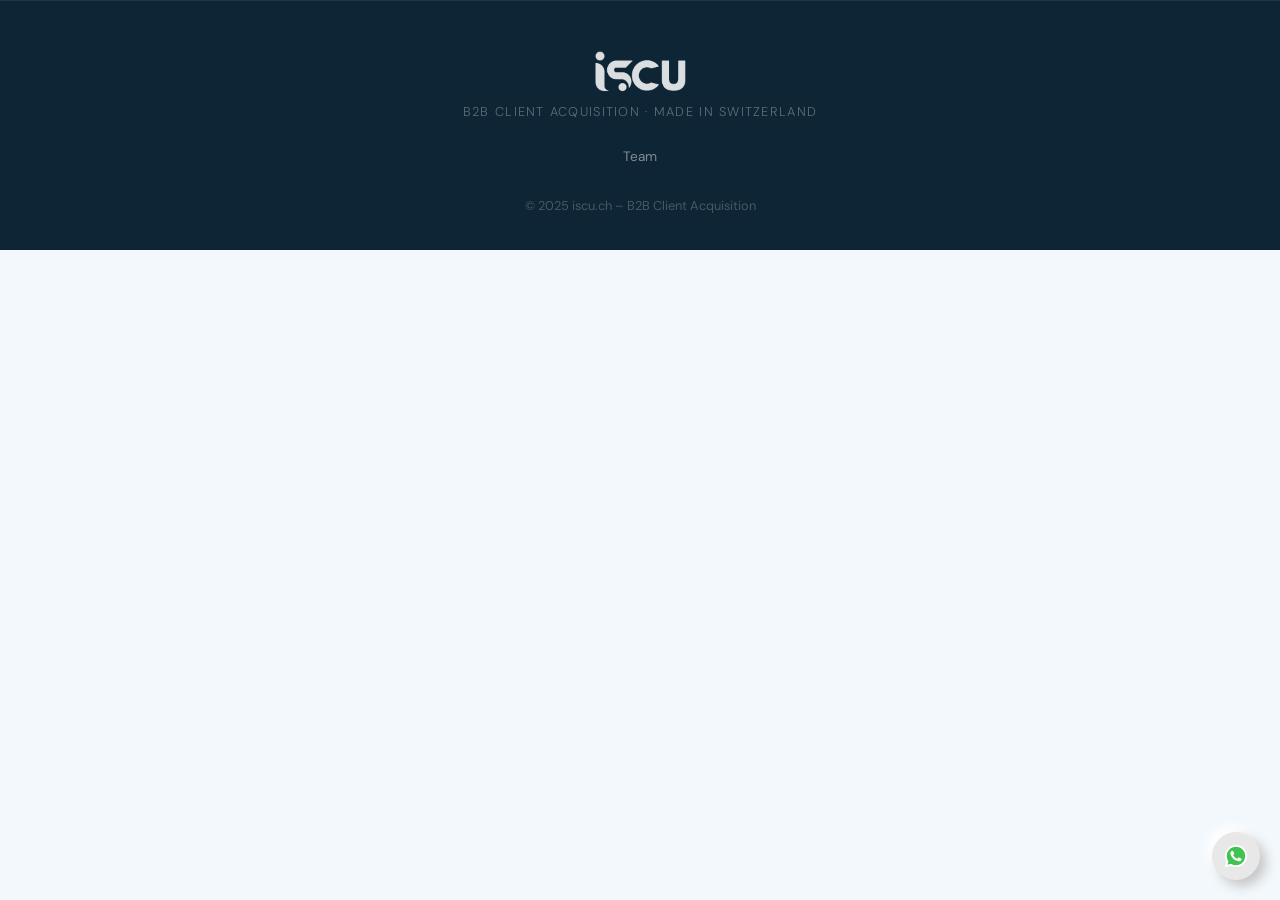
<file: Clipboard.html>
<!DOCTYPE html>
<html lang="en">

<head>
    <meta charset="UTF-8">
    <meta name="viewport" content="width=device-width, initial-scale=1.0">
    <title>Team – iscu.ch</title>
    <link rel="stylesheet" href="assets/css/style.css">
</head>

<body>

    <section id="team" class="section team-section tabbed-section">

        <div
            class="section-label"
            data-de="Unser Team"
            data-fr="Notre Équipe"
            data-en="Our Team"
        >
            Unser Team
        </div>

        <h2
            data-de="Die Menschen hinter<br><em>iscu.ch</em>"
            data-fr="Les personnes derrière<br><em>iscu.ch</em>"
            data-en="The people behind<br><em>iscu.ch</em>"
        >
            Die Menschen hinter<br><em>iscu.ch</em>
        </h2>

        <p
            data-de="Wir unterstützen Schweizer Unternehmen dabei, gezielt neue Geschäftskunden zu erreichen, qualifizierte Kontakte aufzubauen und aus Erstkontakten konkrete Gespräche zu machen."
            data-fr="Nous aidons les entreprises suisses à atteindre de manière ciblée de nouveaux clients professionnels, à construire des contacts qualifiés et à transformer les premiers échanges en rendez-vous concrets."
            data-en="We help Swiss companies reach new business customers, build qualified contacts and turn initial outreach into concrete sales conversations."
        >
            Wir unterstützen Schweizer Unternehmen dabei, gezielt neue Geschäftskunden zu erreichen, qualifizierte Kontakte aufzubauen und aus Erstkontakten konkrete Gespräche zu machen.
        </p>

    </section>


    <footer>
        <div class="footer-inner">

            <img
                src="assets/img/logo-v3-transparent.png"
                alt="iscu.ch"
                class="brand-logo footer-logo"
            >

            <p
                class="footer-tagline"
                data-de="B2B Client Acquisition · Made in Switzerland"
                data-fr="B2B Client Acquisition · Made in Switzerland"
                data-en="B2B Client Acquisition · Made in Switzerland"
            >
                B2B Client Acquisition · Made in Switzerland
            </p>

            <!--
            ANCIEN POSITIONNEMENT – BEI BEDARF REAKTIVIEREN

            <p
                class="footer-tagline"
                data-de="Social Recruiting · Made in Switzerland"
                data-fr="Social Recruiting · Made in Switzerland"
                data-en="Social Recruiting · Made in Switzerland"
            >
                Social Recruiting · Made in Switzerland
            </p>
            -->

            <div class="footer-links">
                <a
                    href="#team"
                    data-de="Team"
                    data-fr="Équipe"
                    data-en="Team"
                >
                    Team
                </a>
            </div>

            <p class="footer-copy">
                © 2025 iscu.ch – B2B Client Acquisition
            </p>

            <!--
            ANCIEN COPYRIGHT – BEI BEDARF REAKTIVIEREN

            <p class="footer-copy">
                © 2025 iscu.ch – Social Recruiting neu gedacht
            </p>
            -->

        </div>
    </footer>


    <script>
        animateFollower();

        document.querySelectorAll(
            'a, button, .angebot-card, .team-card, .faq-item'
        ).forEach(el => {

            el.addEventListener('mouseenter', () => {
                cursor.classList.add('hover');
                follower.classList.add('hover');
            });

            el.addEventListener('mouseleave', () => {
                cursor.classList.remove('hover');
                follower.classList.remove('hover');
            });

        });


        // ── TAB NAVIGATION ────────────────────────
        const TAB_IDS = [
            'about',
            'angebot',
            'icp',
            'prozess',
            'vergleich',
            'team',
            'faq',
            'contact'
        ];
    </script>


<!-- WhatsApp contact button -->
<a class="whatsapp-button" href="https://wa.me/message/PDIHFZINMVZZD1" target="_blank" rel="noopener noreferrer" aria-label="WhatsApp" aria-labelledby="whatsapp-label" title="WhatsApp">
  <span id="whatsapp-label" data-de="Schreiben Sie uns auf WhatsApp" data-fr="Écrivez-nous sur WhatsApp" data-en="Message us on WhatsApp">Message us on WhatsApp</span>
  <svg viewBox="0 0 48 48" aria-hidden="true" focusable="false" xmlns="http://www.w3.org/2000/svg">
    <path d="M4.868,43.303l2.694-9.835C5.9,30.59,5.026,27.324,5.027,23.979C5.032,13.514,13.548,5,24.014,5c5.079.002,9.845,1.979,13.43,5.566,3.584,3.588,5.558,8.356,5.556,13.428-.004,10.465-8.522,18.98-18.986,18.98h-.008c-3.177-.001-6.3-.798-9.073-2.311L4.868,43.303z" fill="#fff"/>
    <path d="M35.176,12.832c-2.98-2.982-6.941-4.625-11.157-4.626-8.704,0-15.783,7.076-15.787,15.774-.001,2.981.833,5.883,2.413,8.396l.376.597-1.595,5.821,5.973-1.566.577.342c2.422,1.438,5.2,2.198,8.032,2.199h.006c8.698,0,15.777-7.077,15.78-15.776.001-4.215-1.638-8.179-4.618-11.161z" fill="#40c351"/>
        <path clip-rule="evenodd"
            d="M19.268,16.045c-0.355-0.79-0.729-0.806-1.068-0.82c-0.277-0.012-0.593-0.011-0.909-0.011c-0.316,0-0.83,0.119-1.265,0.594c-0.435,0.475-1.661,1.622-1.661,3.956c0,2.334,1.7,4.59,1.937,4.906c0.237,0.316,3.282,5.259,8.104,7.161c4.007,1.58,4.823,1.266,5.693,1.187c0.87-0.079,2.807-1.147,3.202-2.255c0.395-1.108,0.395-2.057,0.277-2.255c-0.119-0.198-0.435-0.316-0.909-0.554s-2.807-1.385-3.242-1.543c-0.435-0.158-0.751-0.237-1.068,0.238c-0.316,0.474-1.225,1.543-1.502,1.859c-0.277,0.317-0.554,0.357-1.028,0.119c-0.474-0.238-2.002-0.738-3.815-2.354c-1.41-1.257-2.362-2.81-2.639-3.285c-0.277-0.474-0.03-0.731,0.208-0.968c0.213-0.213,0.474-0.554,0.712-0.831c0.237-0.277,0.316-0.475,0.474-0.791c0.158-0.317,0.079-0.594-0.04-0.831C20.612,19.329,19.69,16.983,19.268,16.045z"
            fill-rule="evenodd" fill="#fff"></path></svg>
</a>
</body>

</html>
</file>
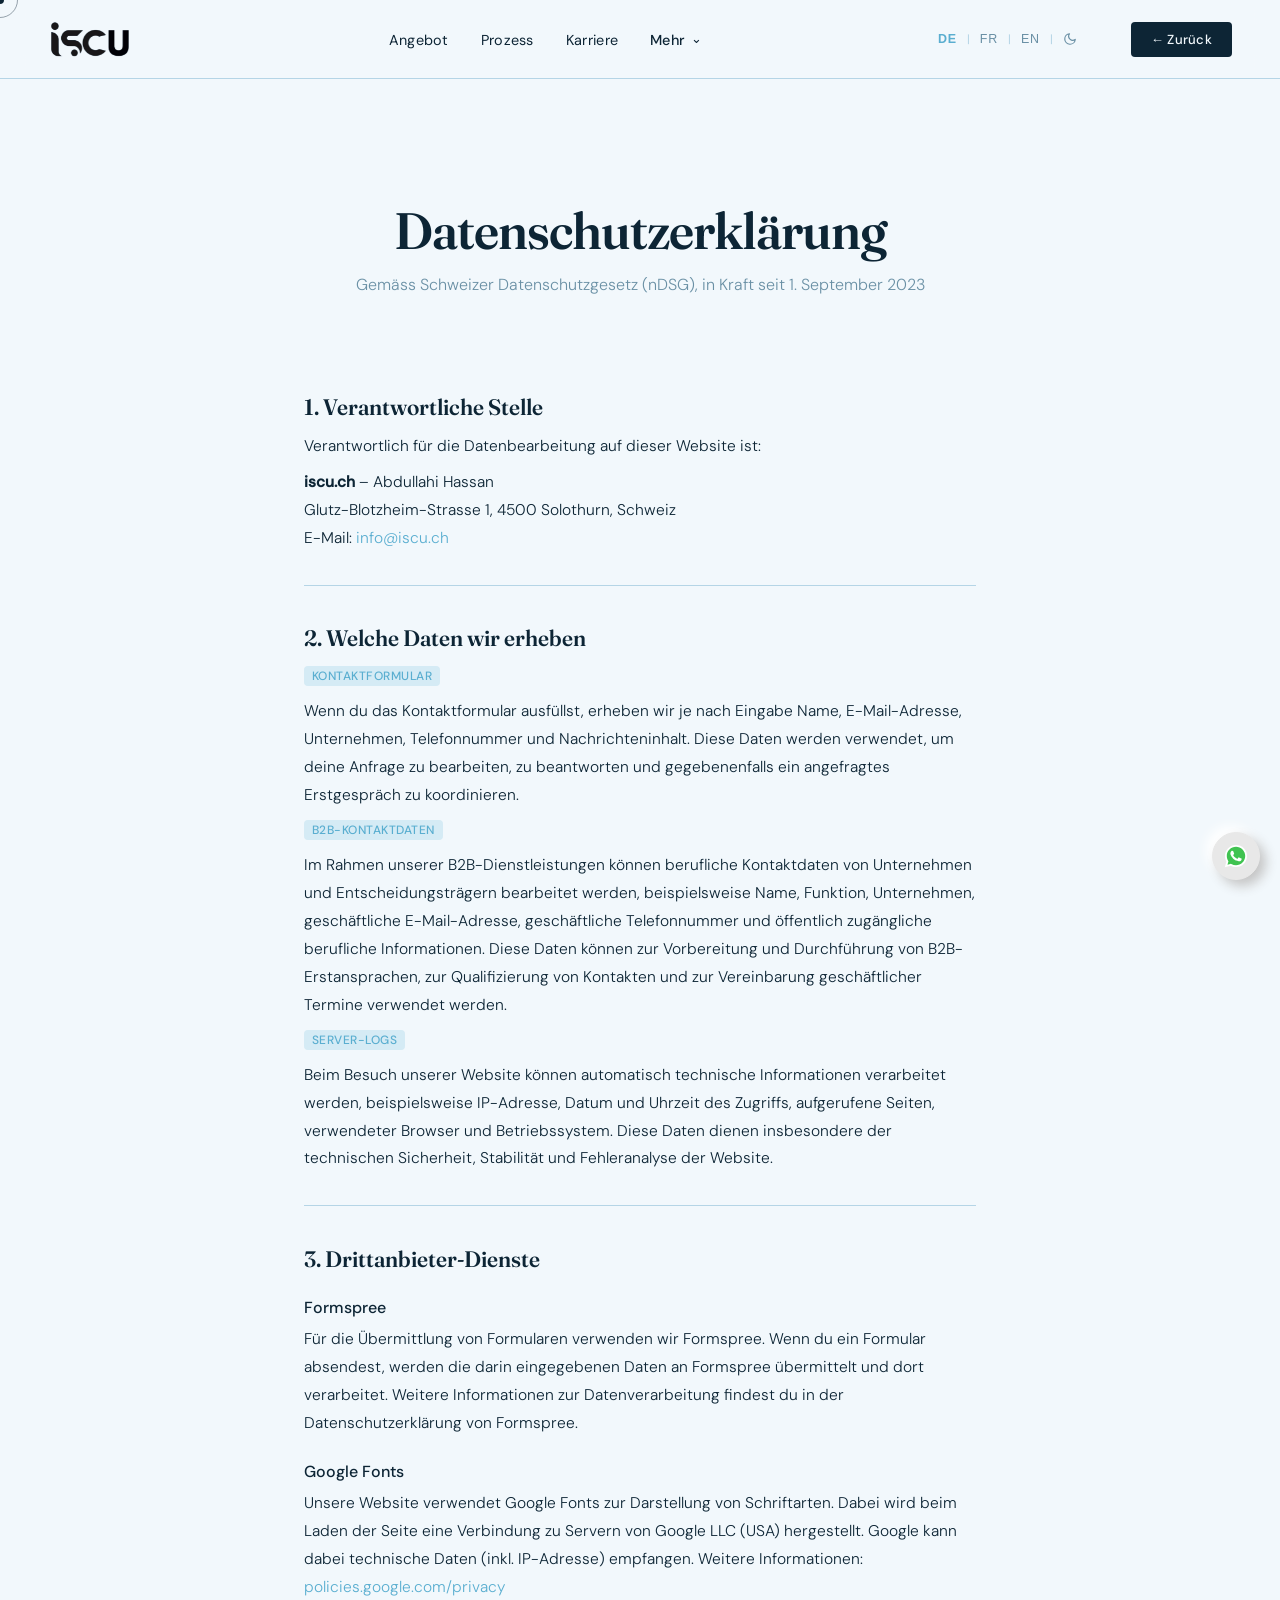
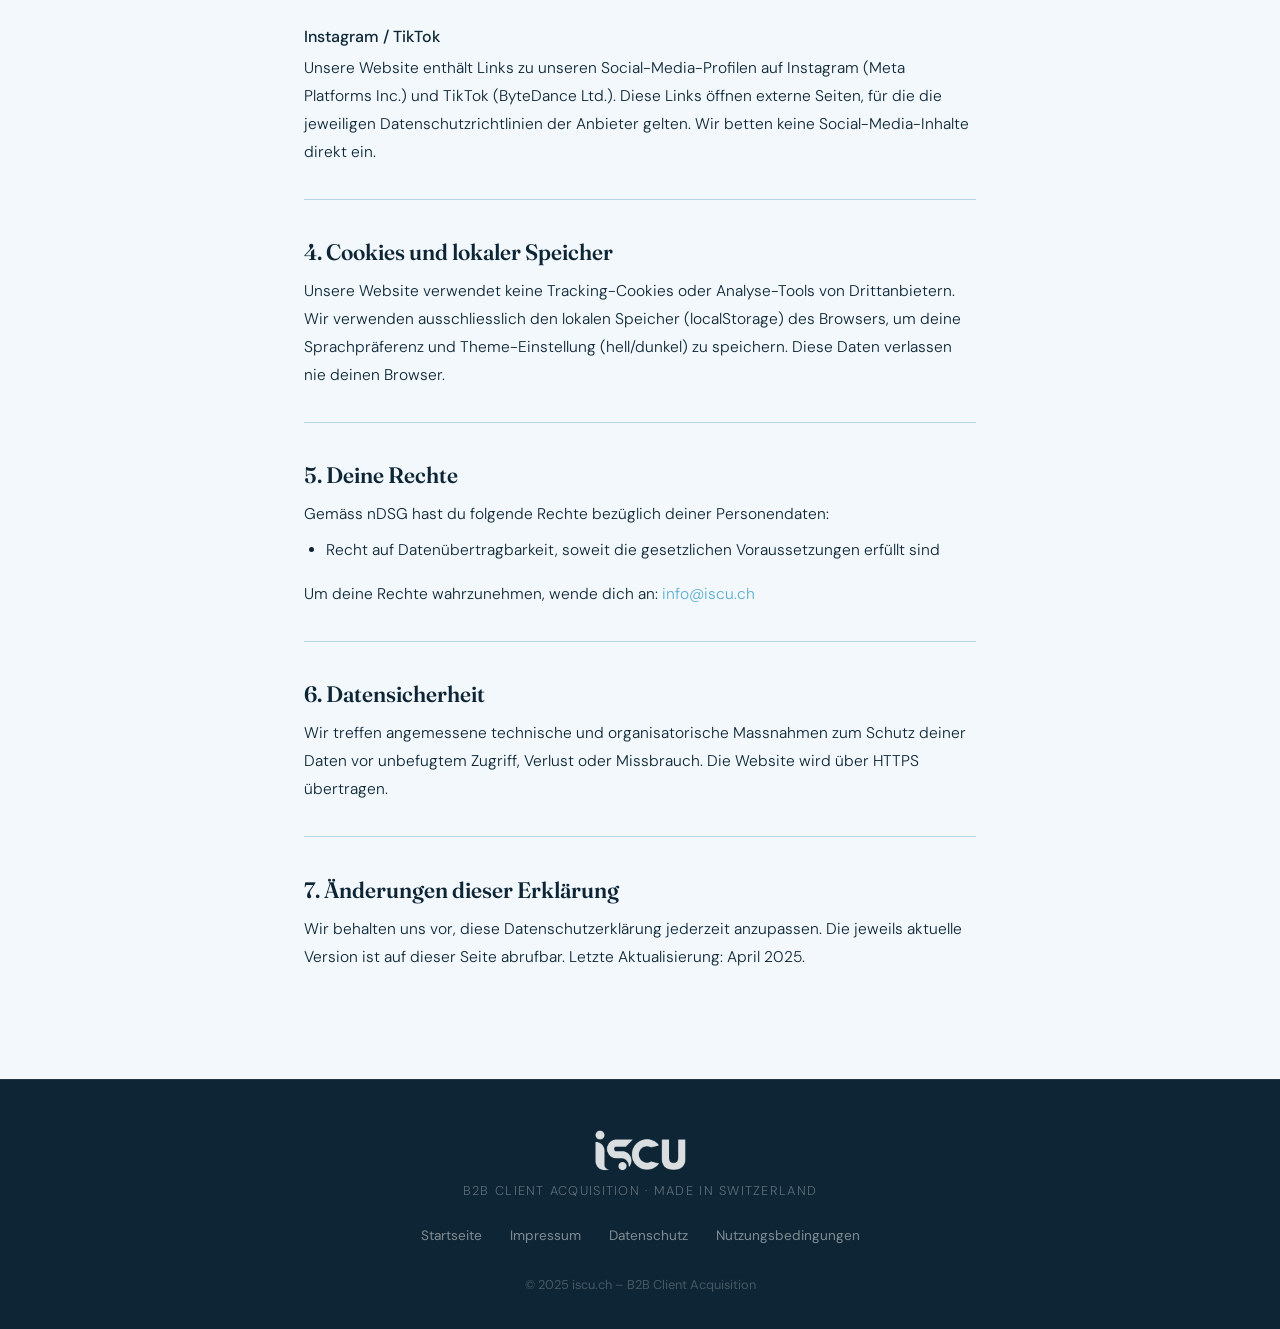
<file: datenschutz.html>
<!DOCTYPE html>
<html lang="de" data-lang="de">

<head>
  <meta charset="UTF-8">
  <meta name="viewport" content="width=device-width, initial-scale=1.0">
  <meta name="color-scheme" content="light dark">
  <title>Datenschutzerklärung – iscu.ch</title>
<link rel="stylesheet" href="assets/css/style.css">
  <script>document.documentElement.setAttribute('data-theme', localStorage.getItem('iscu-theme') === 'dark' ? 'dark' : 'light');</script>
  <style>
    .legal-hero {
      padding: 120px 24px 60px;
      text-align: center;
    }

    .legal-hero h1 {
      font-family: 'Fraunces', serif;
      font-size: clamp(2rem, 4vw, 3.2rem);
      font-weight: 600;
      letter-spacing: -1px;
      margin-bottom: .75rem;
    }

    .legal-hero p {
      color: var(--muted);
      font-size: 1rem;
      font-weight: 300;
    }

    .legal-body {
      max-width: 720px;
      margin: 0 auto;
      padding: 0 24px 100px;
    }

    .legal-body h2 {
      font-family: 'Fraunces', serif;
      font-size: 1.4rem;
      font-weight: 600;
      margin: 2.4rem 0 .75rem;
      color: var(--text);
    }

    .legal-body h3 {
      font-size: 1rem;
      font-weight: 500;
      margin: 1.5rem 0 .5rem;
      color: var(--text);
    }

    .legal-body p,
    .legal-body li {
      font-size: .97rem;
      line-height: 1.8;
      color: var(--text);
      font-weight: 300;
      margin-bottom: .5rem;
    }

    .legal-body ul {
      padding-left: 1.4rem;
      margin-bottom: 1rem;
    }

    .legal-body a {
      color: var(--highlight);
      text-decoration: none;
    }

    .legal-body a:hover {
      text-decoration: underline;
    }

    .legal-divider {
      border: none;
      border-top: 1px solid var(--accent);
      margin: 2rem 0;
    }

    .legal-tag {
      display: inline-block;
      background: var(--warm);
      color: var(--highlight);
      border-radius: 4px;
      font-size: .75rem;
      font-weight: 500;
      padding: 2px 8px;
      margin-bottom: .75rem;
      letter-spacing: .04em;
    }
  </style>

  <link rel="icon" type="image/png" href="/favicon-96x96.png" sizes="96x96" />
  <link rel="icon" type="image/svg+xml" href="/favicon.svg" />
  <link rel="shortcut icon" href="/favicon.ico" />
  <link rel="apple-touch-icon" sizes="180x180" href="/apple-touch-icon.png" />
  <meta name="apple-mobile-web-app-title" content="ISCU" />
  <link rel="manifest" href="/site.webmanifest" />
</head>

<body>

  <div class="cursor"></div>
  <div class="cursor-follower"></div>

  <nav class="nav">
    <a href="index.html" class="brand-link">
      <img src="assets/img/logo-v3-transparent.png" alt="iscu.ch" class="brand-logo">
    </a>
    <div class="nav-links">
      <a href="index.html#angebot">Angebot</a>
      <a href="index.html#prozess">Prozess</a>
      <a href="karriere.html">Karriere</a>
      <details class="nav-dropdown">
        <summary>
          <span>Mehr</span>
          <span class="nav-dropdown-icon" aria-hidden="true">⌄</span>
        </summary>
        <div class="nav-dropdown-menu">
          <a href="index.html#about">Über uns</a>
          <a href="index.html#vergleich">Vergleich</a>
          <a href="index.html#team">Team</a>
          <a href="index.html#faq">FAQ</a>
          <a href="index.html#contact">Kontakt</a>
        </div>
      </details>
    </div>
    <div class="nav-right">
      <div class="lang-switcher">
        <button class="lang-btn active" data-lang="de">DE</button>
        <span class="lang-sep">|</span>
        <button class="lang-btn" data-lang="fr">FR</button>
        <span class="lang-sep">|</span>
        <button class="lang-btn" data-lang="en">EN</button>
        <span class="lang-sep">|</span>
        <button class="theme-toggle" id="themeToggle" aria-label="Toggle dark mode">
          <svg id="iconMoon" xmlns="http://www.w3.org/2000/svg" width="14" height="14" viewBox="0 0 24 24" fill="none"
            stroke="currentColor" stroke-width="2" stroke-linecap="round" stroke-linejoin="round">
            <path d="M21 12.79A9 9 0 1 1 11.21 3 7 7 0 0 0 21 12.79z" />
          </svg>
          <svg id="iconSun" xmlns="http://www.w3.org/2000/svg" width="14" height="14" viewBox="0 0 24 24" fill="none"
            stroke="currentColor" stroke-width="2" stroke-linecap="round" stroke-linejoin="round" style="display:none">
            <circle cx="12" cy="12" r="5" />
            <line x1="12" y1="1" x2="12" y2="3" />
            <line x1="12" y1="21" x2="12" y2="23" />
            <line x1="4.22" y1="4.22" x2="5.64" y2="5.64" />
            <line x1="18.36" y1="18.36" x2="19.78" y2="19.78" />
            <line x1="1" y1="12" x2="3" y2="12" />
            <line x1="21" y1="12" x2="23" y2="12" />
            <line x1="4.22" y1="19.78" x2="5.64" y2="18.36" />
            <line x1="18.36" y1="5.64" x2="19.78" y2="4.22" />
          </svg>
        </button>
      </div>
      <a href="index.html" class="nav-cta" data-de="← Zurück" data-fr="← Retour" data-en="← Back">← Zurück</a>
    </div>
  </nav>

  <div class="legal-hero">
    <h1 data-de="Datenschutzerklärung" data-fr="Politique de confidentialité" data-en="Privacy Policy">
      Datenschutzerklärung</h1>
    <p data-de="Gemäss Schweizer Datenschutzgesetz (nDSG), in Kraft seit 1. September 2023"
      data-fr="Conformément à la loi suisse sur la protection des données (nLPD), en vigueur depuis le 1er septembre 2023"
      data-en="Pursuant to the Swiss Federal Act on Data Protection (nFADP), in force since 1 September 2023">Gemäss
      Schweizer Datenschutzgesetz (nDSG), in Kraft seit 1. September 2023</p>
  </div>

  <div class="legal-body">

    <h2 data-de="1. Verantwortliche Stelle" data-fr="1. Responsable du traitement" data-en="1. Data Controller">1.
      Verantwortliche Stelle</h2>
    <p data-de="Verantwortlich für die Datenbearbeitung auf dieser Website ist:"
      data-fr="Le responsable du traitement des données sur ce site web est :"
      data-en="The entity responsible for data processing on this website is:">Verantwortlich für die Datenbearbeitung
      auf dieser Website ist:</p>
    <p><strong>iscu.ch</strong> – Abdullahi Hassan<br>
      Glutz-Blotzheim-Strasse 1, 4500 Solothurn, Schweiz<br>
      E-Mail: <a href="mailto:info@iscu.ch">info@iscu.ch</a>
    </p>

    <hr class="legal-divider">

    <h2 data-de="2. Welche Daten wir erheben" data-fr="2. Données collectées" data-en="2. Data We Collect">
      2. Welche Daten wir erheben
    </h2>


    <span class="legal-tag">KONTAKTFORMULAR</span>

    <p data-de="Wenn du das Kontaktformular ausfüllst, erheben wir je nach Eingabe Name, E-Mail-Adresse, Unternehmen, Telefonnummer und Nachrichteninhalt. Diese Daten werden verwendet, um deine Anfrage zu bearbeiten, zu beantworten und gegebenenfalls ein angefragtes Erstgespräch zu koordinieren."
      data-fr="Lorsque vous remplissez le formulaire de contact, nous collectons, selon les informations fournies, le nom, l'adresse e-mail, l'entreprise, le numéro de téléphone et le contenu du message. Ces données sont utilisées pour traiter et répondre à votre demande et, le cas échéant, organiser un premier entretien demandé."
      data-en="When you fill in the contact form, we may collect your name, email address, company, telephone number and message content. This data is used to process and respond to your request and, where applicable, to arrange a requested initial consultation.">
      Wenn du das Kontaktformular ausfüllst, erheben wir je nach Eingabe Name, E-Mail-Adresse, Unternehmen,
      Telefonnummer und Nachrichteninhalt. Diese Daten werden verwendet, um deine Anfrage zu bearbeiten, zu beantworten
      und gegebenenfalls ein angefragtes Erstgespräch zu koordinieren.
    </p>


    <!--
ALTE BEWERBUNGSDATEN – BEI BEDARF REAKTIVIEREN

<span class="legal-tag">BEWERBUNGSFORMULAR</span>

<p
  data-de="Für Stellenbewerbungen erheben wir: Vor- und Nachname, E-Mail-Adresse, Telefonnummer, Motivationsschreiben sowie hochgeladene Dokumente (Lebenslauf, Zeugnisse). Diese Daten werden vertraulich behandelt, nur für das Bewerbungsverfahren verwendet und nach Abschluss des Verfahrens – spätestens nach 6 Monaten – gelöscht, sofern keine andere rechtliche Grundlage besteht."
  data-fr="Pour les candidatures, nous collectons : prénom et nom, adresse e-mail, numéro de téléphone, lettre de motivation et documents téléchargés (CV, références). Ces données sont traitées de manière confidentielle, utilisées uniquement pour la procédure de candidature et supprimées au terme de celle-ci, au plus tard après 6 mois."
  data-en="For job applications, we collect: first and last name, email address, phone number, cover letter and uploaded documents (CV, references). This data is treated confidentially, used only for the application process and deleted after the process concludes, at the latest after 6 months."
>
  Für Stellenbewerbungen erheben wir: Vor- und Nachname, E-Mail-Adresse, Telefonnummer, Motivationsschreiben sowie hochgeladene Dokumente (Lebenslauf, Zeugnisse). Diese Daten werden vertraulich behandelt, nur für das Bewerbungsverfahren verwendet und nach Abschluss des Verfahrens – spätestens nach 6 Monaten – gelöscht, sofern keine andere rechtliche Grundlage besteht.
</p>
-->


    <span class="legal-tag">B2B-KONTAKTDATEN</span>

    <p data-de="Im Rahmen unserer B2B-Dienstleistungen können berufliche Kontaktdaten von Unternehmen und Entscheidungsträgern bearbeitet werden, beispielsweise Name, Funktion, Unternehmen, geschäftliche E-Mail-Adresse, geschäftliche Telefonnummer und öffentlich zugängliche berufliche Informationen. Diese Daten können zur Vorbereitung und Durchführung von B2B-Erstansprachen, zur Qualifizierung von Kontakten und zur Vereinbarung geschäftlicher Termine verwendet werden."
      data-fr="Dans le cadre de nos services B2B, nous pouvons traiter des coordonnées professionnelles d'entreprises et de décideurs, telles que le nom, la fonction, l'entreprise, l'adresse e-mail professionnelle, le numéro de téléphone professionnel et des informations professionnelles accessibles publiquement. Ces données peuvent être utilisées pour préparer et effectuer des prises de contact B2B, qualifier des contacts et organiser des rendez-vous professionnels."
      data-en="As part of our B2B services, we may process professional contact information relating to companies and decision-makers, such as name, position, company, business email address, business telephone number and publicly available professional information. This data may be used to prepare and conduct B2B outreach, qualify contacts and arrange business meetings.">
      Im Rahmen unserer B2B-Dienstleistungen können berufliche Kontaktdaten von Unternehmen und Entscheidungsträgern
      bearbeitet werden, beispielsweise Name, Funktion, Unternehmen, geschäftliche E-Mail-Adresse, geschäftliche
      Telefonnummer und öffentlich zugängliche berufliche Informationen. Diese Daten können zur Vorbereitung und
      Durchführung von B2B-Erstansprachen, zur Qualifizierung von Kontakten und zur Vereinbarung geschäftlicher Termine
      verwendet werden.
    </p>


    <span class="legal-tag">SERVER-LOGS</span>

    <p data-de="Beim Besuch unserer Website können automatisch technische Informationen verarbeitet werden, beispielsweise IP-Adresse, Datum und Uhrzeit des Zugriffs, aufgerufene Seiten, verwendeter Browser und Betriebssystem. Diese Daten dienen insbesondere der technischen Sicherheit, Stabilität und Fehleranalyse der Website."
      data-fr="Lors de la visite de notre site web, certaines informations techniques peuvent être automatiquement traitées, notamment l'adresse IP, la date et l'heure de l'accès, les pages consultées, le navigateur utilisé et le système d'exploitation. Ces données servent notamment à assurer la sécurité, la stabilité et l'analyse des erreurs du site."
      data-en="When visiting our website, certain technical information may be processed automatically, including IP address, date and time of access, pages visited, browser and operating system. This data is used in particular for the technical security, stability and troubleshooting of the website.">
      Beim Besuch unserer Website können automatisch technische Informationen verarbeitet werden, beispielsweise
      IP-Adresse, Datum und Uhrzeit des Zugriffs, aufgerufene Seiten, verwendeter Browser und Betriebssystem. Diese
      Daten dienen insbesondere der technischen Sicherheit, Stabilität und Fehleranalyse der Website.
    </p>

    <hr class="legal-divider">

    <h2 data-de="3. Drittanbieter-Dienste" data-fr="3. Services tiers" data-en="3. Third-Party Services">3.
      Drittanbieter-Dienste</h2>

    <h3>Formspree</h3>

    <p data-de="Für die Übermittlung von Formularen verwenden wir Formspree. Wenn du ein Formular absendest, werden die darin eingegebenen Daten an Formspree übermittelt und dort verarbeitet. Weitere Informationen zur Datenverarbeitung findest du in der Datenschutzerklärung von Formspree."
      data-fr="Nous utilisons Formspree pour la transmission des formulaires. Lorsque vous envoyez un formulaire, les données saisies sont transmises à Formspree et y sont traitées. Vous trouverez davantage d'informations sur le traitement des données dans la politique de confidentialité de Formspree."
      data-en="We use Formspree to process form submissions. When you submit a form, the data entered into the form is transmitted to and processed by Formspree. Further information about data processing can be found in Formspree's privacy policy.">
      Für die Übermittlung von Formularen verwenden wir Formspree. Wenn du ein Formular absendest, werden die darin
      eingegebenen Daten an Formspree übermittelt und dort verarbeitet. Weitere Informationen zur Datenverarbeitung
      findest du in der Datenschutzerklärung von Formspree.
    </p>

    <h3>Google Fonts</h3>
    <p data-de="Unsere Website verwendet Google Fonts zur Darstellung von Schriftarten. Dabei wird beim Laden der Seite eine Verbindung zu Servern von Google LLC (USA) hergestellt. Google kann dabei technische Daten (inkl. IP-Adresse) empfangen. Weitere Informationen: policies.google.com/privacy"
      data-fr="Notre site utilise Google Fonts pour l'affichage des polices. Lors du chargement de la page, une connexion est établie avec les serveurs de Google LLC (États-Unis). Google peut recevoir des données techniques (y compris l'adresse IP). Plus d'informations : policies.google.com/privacy"
      data-en="Our website uses Google Fonts to display typefaces. When the page loads, a connection is established to servers of Google LLC (USA). Google may receive technical data (including IP address). More information: policies.google.com/privacy">
      Unsere Website verwendet Google Fonts zur Darstellung von Schriftarten. Dabei wird beim Laden der Seite eine
      Verbindung zu Servern von Google LLC (USA) hergestellt. Google kann dabei technische Daten (inkl. IP-Adresse)
      empfangen. Weitere Informationen: <a href="https://policies.google.com/privacy" target="_blank"
        rel="noopener">policies.google.com/privacy</a>
    </p>

    <h3>Instagram / TikTok</h3>
    <p data-de="Unsere Website enthält Links zu unseren Social-Media-Profilen auf Instagram (Meta Platforms Inc.) und TikTok (ByteDance Ltd.). Diese Links öffnen externe Seiten, für die die jeweiligen Datenschutzrichtlinien der Anbieter gelten. Wir betten keine Social-Media-Inhalte direkt ein."
      data-fr="Notre site contient des liens vers nos profils sur Instagram (Meta Platforms Inc.) et TikTok (ByteDance Ltd.). Ces liens ouvrent des sites externes soumis aux politiques de confidentialité des fournisseurs respectifs. Nous n'intégrons pas directement de contenu des réseaux sociaux."
      data-en="Our website contains links to our social media profiles on Instagram (Meta Platforms Inc.) and TikTok (ByteDance Ltd.). These links open external sites governed by the respective providers' privacy policies. We do not directly embed social media content.">
      Unsere Website enthält Links zu unseren Social-Media-Profilen auf Instagram (Meta Platforms Inc.) und TikTok
      (ByteDance Ltd.). Diese Links öffnen externe Seiten, für die die jeweiligen Datenschutzrichtlinien der Anbieter
      gelten. Wir betten keine Social-Media-Inhalte direkt ein.
    </p>

    <hr class="legal-divider">

    <h2 data-de="4. Cookies und lokaler Speicher" data-fr="4. Cookies et stockage local"
      data-en="4. Cookies and Local Storage">4. Cookies und lokaler Speicher</h2>
    <p data-de="Unsere Website verwendet keine Tracking-Cookies oder Analyse-Tools von Drittanbietern. Wir verwenden ausschliesslich den lokalen Speicher (localStorage) des Browsers, um deine Sprachpräferenz und Theme-Einstellung (hell/dunkel) zu speichern. Diese Daten verlassen nie deinen Browser."
      data-fr="Notre site n'utilise pas de cookies de suivi ni d'outils d'analyse tiers. Nous utilisons uniquement le stockage local (localStorage) du navigateur pour enregistrer votre préférence de langue et de thème (clair/sombre). Ces données ne quittent jamais votre navigateur."
      data-en="Our website does not use tracking cookies or third-party analytics tools. We use only the browser's local storage (localStorage) to store your language and theme (light/dark) preference. This data never leaves your browser.">
      Unsere Website verwendet keine Tracking-Cookies oder Analyse-Tools von Drittanbietern. Wir verwenden
      ausschliesslich den lokalen Speicher (localStorage) des Browsers, um deine Sprachpräferenz und Theme-Einstellung
      (hell/dunkel) zu speichern. Diese Daten verlassen nie deinen Browser.
    </p>

    <hr class="legal-divider">

    <h2 data-de="5. Deine Rechte" data-fr="5. Vos droits" data-en="5. Your Rights">5. Deine Rechte</h2>
    <p data-de="Gemäss nDSG hast du folgende Rechte bezüglich deiner Personendaten:"
      data-fr="Conformément à la nLPD, vous disposez des droits suivants concernant vos données personnelles :"
      data-en="Under the nFADP, you have the following rights regarding your personal data:">Gemäss nDSG hast du
      folgende Rechte bezüglich deiner Personendaten:</p>
    <ul>
      <li data-de="Recht auf Datenübertragbarkeit, soweit die gesetzlichen Voraussetzungen erfüllt sind"
        data-fr="Droit à la portabilité des données lorsque les conditions légales sont remplies"
        data-en="Right to data portability where the legal requirements are met">
        Recht auf Datenübertragbarkeit, soweit die gesetzlichen Voraussetzungen erfüllt sind
      </li>
    </ul>
    <p data-de="Um deine Rechte wahrzunehmen, wende dich an: info@iscu.ch"
      data-fr="Pour exercer vos droits, contactez : info@iscu.ch"
      data-en="To exercise your rights, contact: info@iscu.ch">
      Um deine Rechte wahrzunehmen, wende dich an: <a href="mailto:info@iscu.ch">info@iscu.ch</a>
    </p>

    <hr class="legal-divider">

    <h2 data-de="6. Datensicherheit" data-fr="6. Sécurité des données" data-en="6. Data Security">6. Datensicherheit
    </h2>
    <p data-de="Wir treffen angemessene technische und organisatorische Massnahmen zum Schutz deiner Daten vor unbefugtem Zugriff, Verlust oder Missbrauch. Die Website wird über HTTPS übertragen."
      data-fr="Nous prenons des mesures techniques et organisationnelles appropriées pour protéger vos données contre tout accès non autorisé, perte ou abus. Le site web est transmis via HTTPS."
      data-en="We take appropriate technical and organisational measures to protect your data against unauthorised access, loss or misuse. The website is transmitted via HTTPS.">
      Wir treffen angemessene technische und organisatorische Massnahmen zum Schutz deiner Daten vor unbefugtem Zugriff,
      Verlust oder Missbrauch. Die Website wird über HTTPS übertragen.
    </p>

    <hr class="legal-divider">

    <h2 data-de="7. Änderungen dieser Erklärung" data-fr="7. Modifications de cette déclaration"
      data-en="7. Changes to This Policy">7. Änderungen dieser Erklärung</h2>
    <p data-de="Wir behalten uns vor, diese Datenschutzerklärung jederzeit anzupassen. Die jeweils aktuelle Version ist auf dieser Seite abrufbar. Letzte Aktualisierung: April 2025."
      data-fr="Nous nous réservons le droit d'adapter cette politique de confidentialité à tout moment. La version actuelle est disponible sur cette page. Dernière mise à jour : avril 2025."
      data-en="We reserve the right to amend this privacy policy at any time. The current version is available on this page. Last updated: April 2025.">
      Wir behalten uns vor, diese Datenschutzerklärung jederzeit anzupassen. Die jeweils aktuelle Version ist auf dieser
      Seite abrufbar. Letzte Aktualisierung: April 2025.
    </p>

  </div>

  <footer>
    <div class="footer-inner">

      <img src="assets/img/logo-v3-transparent.png" alt="iscu.ch" class="brand-logo footer-logo">

      <p class="footer-tagline">
        B2B Client Acquisition · Made in Switzerland
      </p>

      <!--
    ANCIEN POSITIONNEMENT – BEI BEDARF REAKTIVIEREN

    <p class="footer-tagline">
      Social Recruiting · Made in Switzerland
    </p>
    -->

      <div class="footer-links">

        <a href="index.html" data-de="Startseite" data-fr="Accueil" data-en="Home">Startseite</a>

        <a href="impressum.html" data-de="Impressum" data-fr="Mentions légales" data-en="Legal Notice">Impressum</a>

        <a href="datenschutz.html" data-de="Datenschutz" data-fr="Confidentialité" data-en="Privacy">Datenschutz</a>

        <a href="nutzungsbedingungen.html" data-de="Nutzungsbedingungen" data-fr="CGU"
          data-en="Terms">Nutzungsbedingungen</a>

      </div>

      <p class="footer-copy">
        © 2025 iscu.ch – B2B Client Acquisition
      </p>

      <!--
    ANCIEN COPYRIGHT – BEI BEDARF REAKTIVIEREN

    <p class="footer-copy">
      © 2025 iscu.ch – Social Recruiting neu gedacht
    </p>
    -->

    </div>
  </footer>
  <script>
    const cursor = document.querySelector('.cursor');
    const follower = document.querySelector('.cursor-follower');
    let mouseX = 0, mouseY = 0, followerX = 0, followerY = 0;
    document.addEventListener('mousemove', e => { mouseX = e.clientX; mouseY = e.clientY; cursor.style.transform = `translate(${mouseX}px,${mouseY}px)`; });
    function animateFollower() { followerX += (mouseX - followerX) * 0.12; followerY += (mouseY - followerY) * 0.12; follower.style.transform = `translate(${followerX}px,${followerY}px)`; requestAnimationFrame(animateFollower); }
    animateFollower();

    function setLang(lang) {
      document.documentElement.setAttribute('data-lang', lang);
      document.querySelectorAll('.lang-btn').forEach(b => b.classList.toggle('active', b.dataset.lang === lang));
      document.querySelectorAll('[data-' + lang + ']').forEach(el => { el.textContent = el.getAttribute('data-' + lang); });
      localStorage.setItem('iscu-lang', lang);
    }
    document.querySelectorAll('.lang-btn').forEach(btn => btn.addEventListener('click', () => setLang(btn.dataset.lang)));
    const savedLang = localStorage.getItem('iscu-lang');
    if (savedLang && savedLang !== 'de') setLang(savedLang);

    const themeBtn = document.getElementById('themeToggle');
    const iconMoon = document.getElementById('iconMoon');
    const iconSun = document.getElementById('iconSun');
    function setTheme(dark) {
      document.documentElement.setAttribute('data-theme', dark ? 'dark' : 'light');
      iconMoon.style.display = dark ? 'none' : 'block';
      iconSun.style.display = dark ? 'block' : 'none';
      localStorage.setItem('iscu-theme', dark ? 'dark' : 'light');
    }
    themeBtn.addEventListener('click', () => setTheme(document.documentElement.getAttribute('data-theme') !== 'dark'));
    setTheme(localStorage.getItem('iscu-theme') === 'dark');
  </script>

<!-- WhatsApp contact button -->
<a class="whatsapp-button" href="https://wa.me/message/PDIHFZINMVZZD1" target="_blank" rel="noopener noreferrer"
  aria-label="WhatsApp" aria-labelledby="whatsapp-label" title="WhatsApp">
  <span id="whatsapp-label" data-de="Schreiben Sie uns auf WhatsApp" data-fr="Écrivez-nous sur WhatsApp"
    data-en="Message us on WhatsApp">Schreiben Sie uns auf WhatsApp</span>
  <svg viewBox="0 0 48 48" aria-hidden="true" focusable="false" xmlns="http://www.w3.org/2000/svg">
    <path
      d="M4.868,43.303l2.694-9.835C5.9,30.59,5.026,27.324,5.027,23.979C5.032,13.514,13.548,5,24.014,5c5.079.002,9.845,1.979,13.43,5.566,3.584,3.588,5.558,8.356,5.556,13.428-.004,10.465-8.522,18.98-18.986,18.98h-.008c-3.177-.001-6.3-.798-9.073-2.311L4.868,43.303z"
      fill="#fff" />
    <path
      d="M35.176,12.832c-2.98-2.982-6.941-4.625-11.157-4.626-8.704,0-15.783,7.076-15.787,15.774-.001,2.981.833,5.883,2.413,8.396l.376.597-1.595,5.821,5.973-1.566.577.342c2.422,1.438,5.2,2.198,8.032,2.199h.006c8.698,0,15.777-7.077,15.78-15.776.001-4.215-1.638-8.179-4.618-11.161z"
      fill="#40c351" />
              <path clip-rule="evenodd"
            d="M19.268,16.045c-0.355-0.79-0.729-0.806-1.068-0.82c-0.277-0.012-0.593-0.011-0.909-0.011c-0.316,0-0.83,0.119-1.265,0.594c-0.435,0.475-1.661,1.622-1.661,3.956c0,2.334,1.7,4.59,1.937,4.906c0.237,0.316,3.282,5.259,8.104,7.161c4.007,1.58,4.823,1.266,5.693,1.187c0.87-0.079,2.807-1.147,3.202-2.255c0.395-1.108,0.395-2.057,0.277-2.255c-0.119-0.198-0.435-0.316-0.909-0.554s-2.807-1.385-3.242-1.543c-0.435-0.158-0.751-0.237-1.068,0.238c-0.316,0.474-1.225,1.543-1.502,1.859c-0.277,0.317-0.554,0.357-1.028,0.119c-0.474-0.238-2.002-0.738-3.815-2.354c-1.41-1.257-2.362-2.81-2.639-3.285c-0.277-0.474-0.03-0.731,0.208-0.968c0.213-0.213,0.474-0.554,0.712-0.831c0.237-0.277,0.316-0.475,0.474-0.791c0.158-0.317,0.079-0.594-0.04-0.831C20.612,19.329,19.69,16.983,19.268,16.045z"
            fill-rule="evenodd" fill="#fff"></path>
  </svg>
</a>
</body>

</html>
</file>
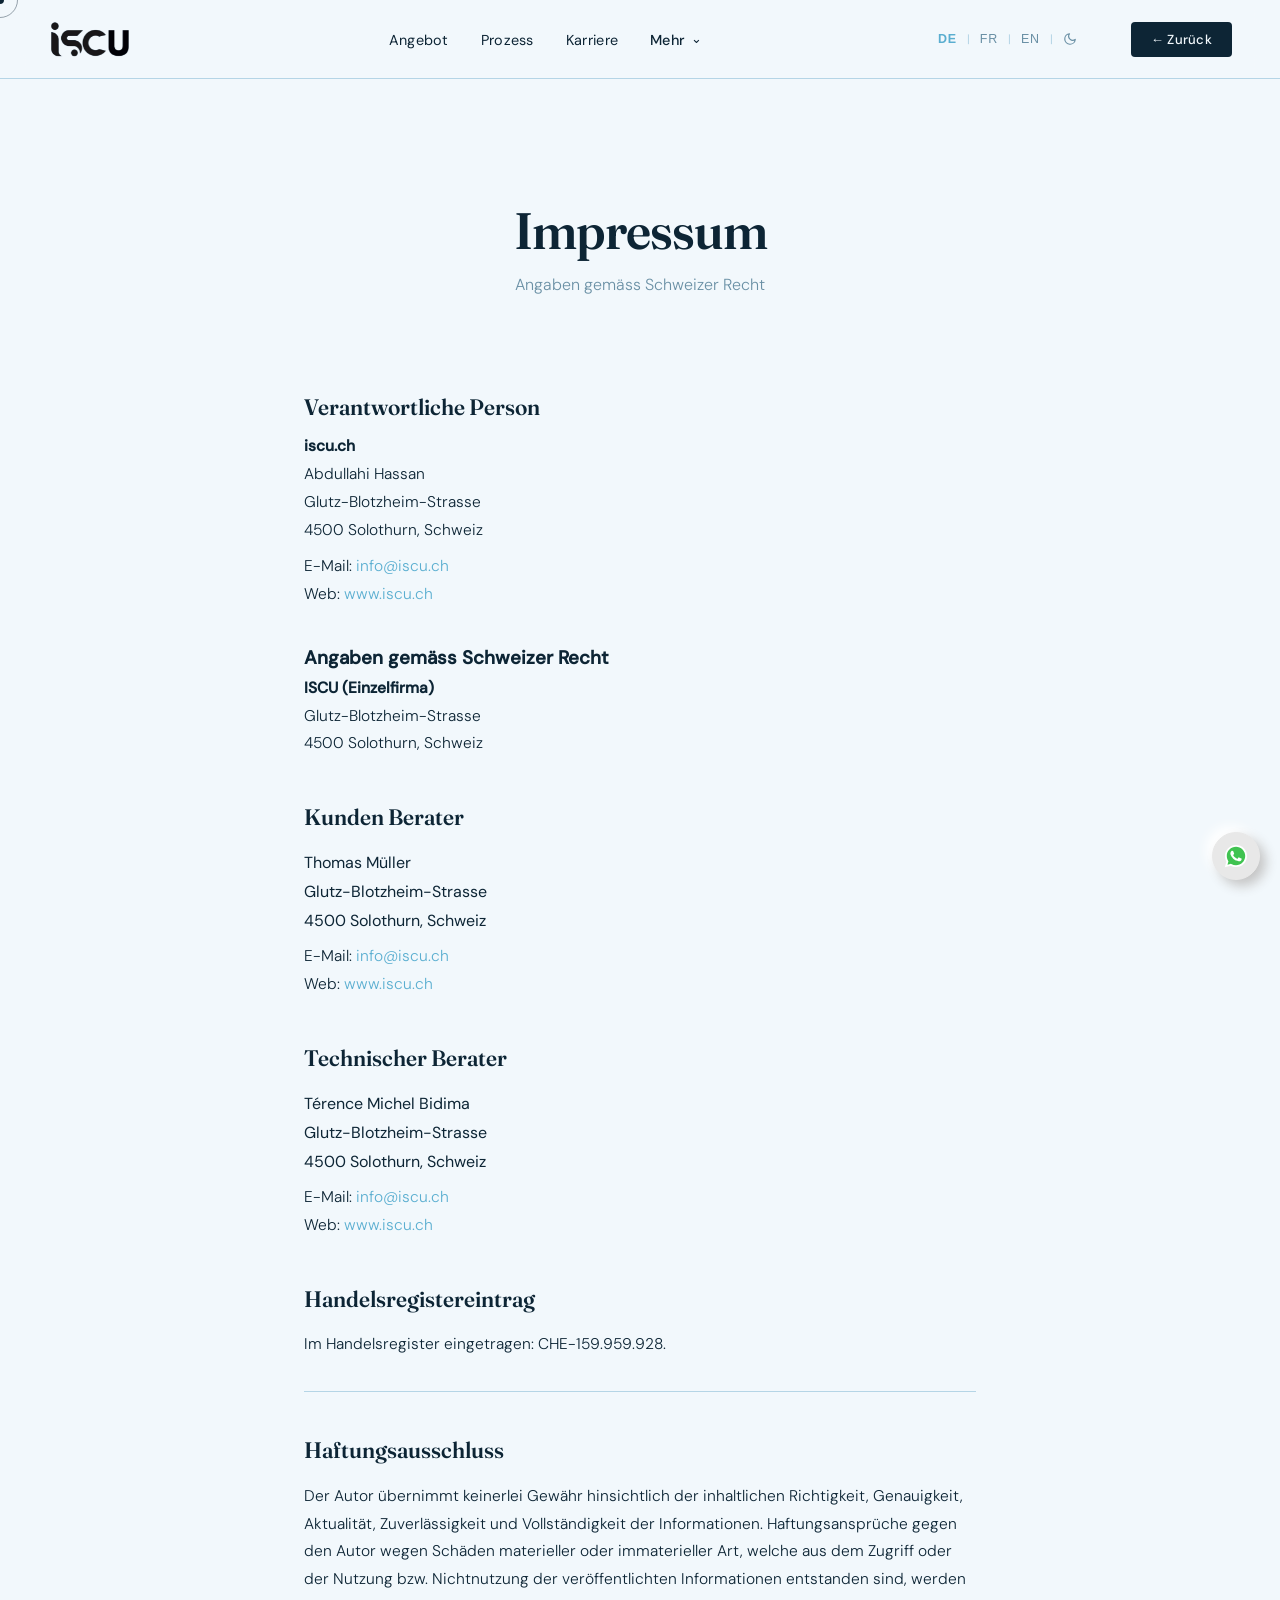
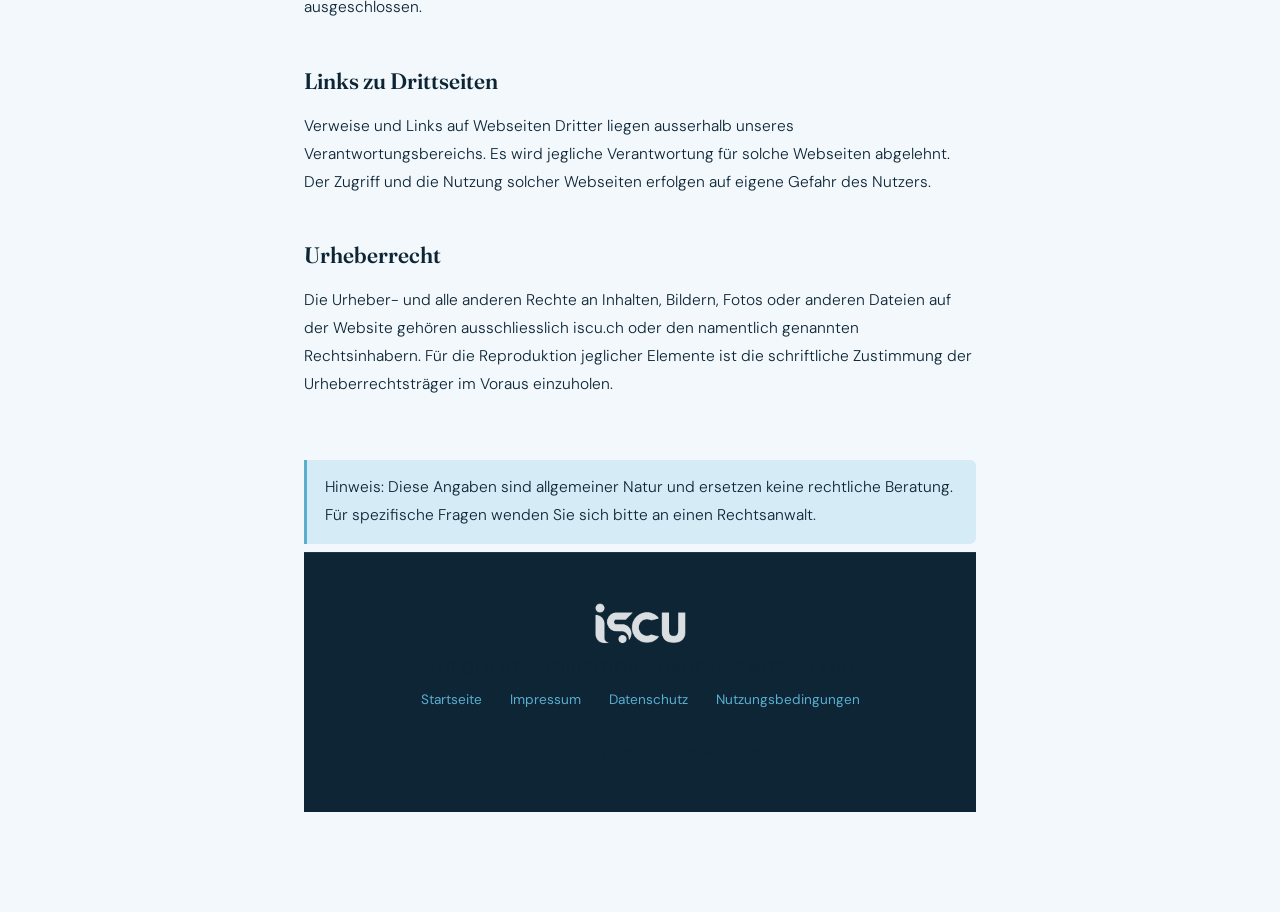
<file: impressum.html>
<!DOCTYPE html>
<html lang="de" data-lang="de">

<head>
  <meta charset="UTF-8">
  <meta name="viewport" content="width=device-width, initial-scale=1.0">
  <meta name="color-scheme" content="light dark">
  <title>Impressum – iscu.ch</title>
<link rel="stylesheet" href="assets/css/style.css">
  <script>document.documentElement.setAttribute('data-theme', localStorage.getItem('iscu-theme') === 'dark' ? 'dark' : 'light');</script>
  <style>
    .legal-hero {
      padding: 120px 24px 60px;
      text-align: center;
    }

    .legal-hero h1 {
      font-family: 'Fraunces', serif;
      font-size: clamp(2rem, 4vw, 3.2rem);
      font-weight: 600;
      letter-spacing: -1px;
      margin-bottom: .75rem;
    }

    .legal-hero p {
      color: var(--muted);
      font-size: 1rem;
      font-weight: 300;
    }

    .legal-body {
      max-width: 720px;
      margin: 0 auto;
      padding: 0 24px 100px;
    }

    .legal-body h2 {
      font-family: 'Fraunces', serif;
      font-size: 1.4rem;
      font-weight: 600;
      margin: 2.4rem 0 .75rem;
      color: var(--text);
    }

    .legal-body p,
    .legal-body li {
      font-size: .97rem;
      line-height: 1.8;
      color: var(--text);
      font-weight: 300;
      margin-bottom: .5rem;
    }

    .legal-body a {
      color: var(--highlight);
      text-decoration: none;
    }

    .legal-body a:hover {
      text-decoration: underline;
    }

    .legal-divider {
      border: none;
      border-top: 1px solid var(--accent);
      margin: 2rem 0;
    }

    .legal-note {
      background: var(--warm);
      border-left: 3px solid var(--highlight);
      padding: 14px 18px;
      border-radius: 0 6px 6px 0;
      font-size: .9rem;
      color: var(--muted);
      margin: 1.5rem 0;
    }
  </style>

  <link rel="icon" type="image/png" href="/favicon-96x96.png" sizes="96x96" />
  <link rel="icon" type="image/svg+xml" href="/favicon.svg" />
  <link rel="shortcut icon" href="/favicon.ico" />
  <link rel="apple-touch-icon" sizes="180x180" href="/apple-touch-icon.png" />
  <meta name="apple-mobile-web-app-title" content="ISCU" />
  <link rel="manifest" href="/site.webmanifest" />
</head>

<body>

  <div class="cursor"></div>
  <div class="cursor-follower"></div>

  <nav class="nav">
    <a href="index.html" class="brand-link">
      <img src="assets/img/logo-v3-transparent.png" alt="iscu.ch" class="brand-logo">
    </a>
    <div class="nav-links">
      <a href="index.html#angebot">Angebot</a>
      <a href="index.html#prozess">Prozess</a>
      <a href="karriere.html">Karriere</a>
      <details class="nav-dropdown">
        <summary>
          <span>Mehr</span>
          <span class="nav-dropdown-icon" aria-hidden="true">⌄</span>
        </summary>
        <div class="nav-dropdown-menu">
          <a href="index.html#about">Über uns</a>
          <a href="index.html#vergleich">Vergleich</a>
          <a href="index.html#team">Team</a>
          <a href="index.html#faq">FAQ</a>
          <a href="index.html#contact">Kontakt</a>
        </div>
      </details>
    </div>
    <div class="nav-right">
      <div class="lang-switcher">
        <button class="lang-btn active" data-lang="de">DE</button>
        <span class="lang-sep">|</span>
        <button class="lang-btn" data-lang="fr">FR</button>
        <span class="lang-sep">|</span>
        <button class="lang-btn" data-lang="en">EN</button>
        <span class="lang-sep">|</span>
        <button class="theme-toggle" id="themeToggle" aria-label="Toggle dark mode" title="Mode sombre">
          <svg id="iconMoon" xmlns="http://www.w3.org/2000/svg" width="14" height="14" viewBox="0 0 24 24" fill="none"
            stroke="currentColor" stroke-width="2" stroke-linecap="round" stroke-linejoin="round">
            <path d="M21 12.79A9 9 0 1 1 11.21 3 7 7 0 0 0 21 12.79z" />
          </svg>
          <svg id="iconSun" xmlns="http://www.w3.org/2000/svg" width="14" height="14" viewBox="0 0 24 24" fill="none"
            stroke="currentColor" stroke-width="2" stroke-linecap="round" stroke-linejoin="round" style="display:none">
            <circle cx="12" cy="12" r="5" />
            <line x1="12" y1="1" x2="12" y2="3" />
            <line x1="12" y1="21" x2="12" y2="23" />
            <line x1="4.22" y1="4.22" x2="5.64" y2="5.64" />
            <line x1="18.36" y1="18.36" x2="19.78" y2="19.78" />
            <line x1="1" y1="12" x2="3" y2="12" />
            <line x1="21" y1="12" x2="23" y2="12" />
            <line x1="4.22" y1="19.78" x2="5.64" y2="18.36" />
            <line x1="18.36" y1="5.64" x2="19.78" y2="4.22" />
          </svg>
        </button>
      </div>
      <a href="index.html" class="nav-cta" data-de="← Zurück" data-fr="← Retour" data-en="← Back">← Zurück</a>
    </div>
  </nav>

  <div class="legal-hero">
    <h1 data-de="Impressum" data-fr="Mentions légales" data-en="Legal Notice">Impressum</h1>
    <p data-de="Angaben gemäss Schweizer Recht" data-fr="Informations conformément au droit suisse"
      data-en="Information pursuant to Swiss law">Angaben gemäss Schweizer Recht</p>
  </div>


  <div class="legal-body">

    <h2 data-de="Verantwortliche Person" data-fr="Personne responsable" data-en="Responsible Person">Verantwortliche
      Person</h2>
    <p><strong>iscu.ch</strong><br>
      Abdullahi Hassan<br>
      <span data-de="Glutz-Blotzheim-Strasse" data-fr="Rue glutz-blotzheim"
        data-en="Glutz-Blotzheim-Strasse">Glutz-Blotzheim-Strasse</span><br>
      <span data-de="4500 Solothurn, Schweiz" data-fr="4500 Soleur, Suisse" data-en="4500 solothurn, Switzerland">4500
        Solothurn, Schweiz</span>
    </p>
    <p>
      E-Mail: <a href="mailto:info@iscu.ch">info@iscu.ch</a><br>
      Web: <a href="https://www.iscu.ch">www.iscu.ch</a>
    </p>



    <div style="margin-top: 2rem; line-height: 1.8;">
      <h3>Angaben gemäss Schweizer Recht</h3>
      <p>
        <strong>ISCU (Einzelfirma)</strong><br>
        <span data-de="Glutz-Blotzheim-Strasse" data-fr="Rue glutz-blotzheim"
          data-en="Glutz-Blotzheim-Strasse">Glutz-Blotzheim-Strasse</span><br>
        <span data-de="4500 Solothurn, Schweiz" data-fr="4500 Soleur, Suisse" data-en="4500 solothurn, Switzerland">4500
          Solothurn, Schweiz</span>
      </p>



      <h2 data-de="Kunden Berater" data-fr="Service Clients" data-en="Client Adviser">Kunden Berater</h2>

      Thomas Müller<br>
      <span data-de="Glutz-Blotzheim-Strasse" data-fr="Rue glutz-blotzheim"
        data-en="Glutz-Blotzheim-Strasse">Glutz-Blotzheim-Strasse</span><br>
      <span data-de="4500 Solothurn, Schweiz" data-fr="4500 Soleur, Suisse" data-en="4500 solothurn, Switzerland">4500
        Solothurn, Schweiz</span>
      </p>
      <p>
        E-Mail: <a href="mailto:info@iscu.ch">info@iscu.ch</a><br>
        Web: <a href="https://www.iscu.ch">www.iscu.ch</a>
      </p>

      <h2 data-de="Technischer Berater" data-fr="Support Technique" data-en="Technical Support">Technischer Berater</h2>

      Térence Michel Bidima<br>
      <span data-de="Glutz-Blotzheim-Strasse" data-fr="Rue glutz-blotzheim"
        data-en="Glutz-Blotzheim-Strasse">Glutz-Blotzheim-Strasse</span><br>
      <span data-de="4500 Solothurn, Schweiz" data-fr="4500 Soleur, Suisse" data-en="4500 solothurn, Switzerland">4500
        Solothurn, Schweiz</span>
      </p>
      <p>
        E-Mail: <a href="mailto:info@iscu.ch">info@iscu.ch</a><br>
        Web: <a href="https://www.iscu.ch">www.iscu.ch</a>
      </p>

      <h2 data-de="Handelsregistereintrag" data-fr="Registre du commerce" data-en="Commercial Register">
        Handelsregistereintrag</h2>
      <p data-de="Im Handelsregister eingetragen: CHE-159.959.928."
        data-fr="Inscrite au registre du commerce: CHE-159.959.928."
        data-en="Registered in the commercial register: CHE-159.959.928.">Im Handelsregister eingetragen:
        CHE-159.959.928.</p>
      <hr class="legal-divider">

      <h2 data-de="Haftungsausschluss" data-fr="Clause de non-responsabilité" data-en="Disclaimer">Haftungsausschluss
      </h2>
      <p data-de="Der Autor übernimmt keinerlei Gewähr hinsichtlich der inhaltlichen Richtigkeit, Genauigkeit, Aktualität, Zuverlässigkeit und Vollständigkeit der Informationen. Haftungsansprüche gegen den Autor wegen Schäden materieller oder immaterieller Art, welche aus dem Zugriff oder der Nutzung bzw. Nichtnutzung der veröffentlichten Informationen entstanden sind, werden ausgeschlossen."
        data-fr="L'auteur ne garantit pas l'exactitude, la précision, l'actualité, la fiabilité et l'exhaustivité des informations. Toute responsabilité pour des dommages matériels ou immatériels résultant de l'accès ou de l'utilisation des informations publiées est exclue."
        data-en="The author assumes no liability for the accuracy, correctness, timeliness, reliability or completeness of the information. Any liability for material or immaterial damage resulting from access to or use of the published information is excluded.">
        Der Autor übernimmt keinerlei Gewähr hinsichtlich der inhaltlichen Richtigkeit, Genauigkeit, Aktualität,
        Zuverlässigkeit und Vollständigkeit der Informationen. Haftungsansprüche gegen den Autor wegen Schäden
        materieller oder immaterieller Art, welche aus dem Zugriff oder der Nutzung bzw. Nichtnutzung der
        veröffentlichten Informationen entstanden sind, werden ausgeschlossen.
      </p>

      <h2 data-de="Links zu Drittseiten" data-fr="Liens vers des tiers" data-en="Links to Third Parties">Links zu
        Drittseiten</h2>
      <p data-de="Verweise und Links auf Webseiten Dritter liegen ausserhalb unseres Verantwortungsbereichs. Es wird jegliche Verantwortung für solche Webseiten abgelehnt. Der Zugriff und die Nutzung solcher Webseiten erfolgen auf eigene Gefahr des Nutzers."
        data-fr="Les renvois et liens vers des sites web de tiers échappent à notre responsabilité. Toute responsabilité pour de tels sites web est déclinée. L'accès à ces sites et leur utilisation se font aux risques et périls de l'utilisateur."
        data-en="References and links to third-party websites are outside our area of responsibility. Any responsibility for such websites is disclaimed. Access to and use of such websites is at the user's own risk.">
        Verweise und Links auf Webseiten Dritter liegen ausserhalb unseres Verantwortungsbereichs. Es wird jegliche
        Verantwortung für solche Webseiten abgelehnt. Der Zugriff und die Nutzung solcher Webseiten erfolgen auf eigene
        Gefahr des Nutzers.
      </p>

      <h2 data-de="Urheberrecht" data-fr="Droit d'auteur" data-en="Copyright">Urheberrecht</h2>
      <p data-de="Die Urheber- und alle anderen Rechte an Inhalten, Bildern, Fotos oder anderen Dateien auf der Website gehören ausschliesslich iscu.ch oder den namentlich genannten Rechtsinhabern. Für die Reproduktion jeglicher Elemente ist die schriftliche Zustimmung der Urheberrechtsträger im Voraus einzuholen."
        data-fr="Les droits d'auteur et tous les autres droits sur les contenus, images, photos ou autres fichiers du site appartiennent exclusivement à iscu.ch ou aux ayants droit nommément désignés. La reproduction de tout élément nécessite l'accord écrit préalable des titulaires des droits."
        data-en="Copyright and all other rights to content, images, photos or other files on the website belong exclusively to iscu.ch or the named rights holders. Written consent from the copyright holders must be obtained in advance for the reproduction of any elements.">
        Die Urheber- und alle anderen Rechte an Inhalten, Bildern, Fotos oder anderen Dateien auf der Website gehören
        ausschliesslich iscu.ch oder den namentlich genannten Rechtsinhabern. Für die Reproduktion jeglicher Elemente
        ist die schriftliche Zustimmung der Urheberrechtsträger im Voraus einzuholen.
      </p>

      <br>
      <p class="legal-note"
        data-de="Hinweis: Diese Angaben sind allgemeiner Natur und ersetzen keine rechtliche Beratung. Für spezifische Fragen wenden Sie sich bitte an einen Rechtsanwalt."
        data-fr="Remarque : Ces informations sont de nature générale et ne remplacent pas un conseil juridique. Pour des questions spécifiques, veuillez consulter un avocat."
        data-en="Note: This information is of a general nature and does not replace legal advice. For specific questions, please consult a lawyer.">
        Hinweis: Diese Angaben sind allgemeiner Natur und ersetzen keine rechtliche Beratung. Für spezifische Fragen
        wenden Sie sich bitte an einen Rechtsanwalt.
      </p>

    </div>

    <footer>
      <div class="footer-inner">
        <img src="assets/img/logo-v3-transparent.png" alt="iscu.ch" class="brand-logo footer-logo">
        <p class="footer-tagline">B2B Client Acquisition · Made in Switzerland</p>
        <div class="footer-links">
          <a href="index.html" data-de="Startseite" data-fr="Accueil" data-en="Home">Startseite</a>
          <a href="impressum.html" data-de="Impressum" data-fr="Mentions légales" data-en="Legal Notice">Impressum</a>
          <a href="datenschutz.html" data-de="Datenschutz" data-fr="Confidentialité" data-en="Privacy">Datenschutz</a>
          <a href="nutzungsbedingungen.html" data-de="Nutzungsbedingungen" data-fr="CGU"
            data-en="Terms">Nutzungsbedingungen</a>
        </div>
        <p class="footer-copy">© 2025 iscu.ch – B2B Client Acquisition</p>
      </div>
    </footer>

    <script>
      const cursor = document.querySelector('.cursor');
      const follower = document.querySelector('.cursor-follower');
      let mouseX = 0, mouseY = 0, followerX = 0, followerY = 0;
      document.addEventListener('mousemove', e => { mouseX = e.clientX; mouseY = e.clientY; cursor.style.transform = `translate(${mouseX}px,${mouseY}px)`; });
      function animateFollower() { followerX += (mouseX - followerX) * 0.12; followerY += (mouseY - followerY) * 0.12; follower.style.transform = `translate(${followerX}px,${followerY}px)`; requestAnimationFrame(animateFollower); }
      animateFollower();

      // Language switcher
      function setLang(lang) {
        document.documentElement.setAttribute('data-lang', lang);
        document.querySelectorAll('.lang-btn').forEach(b => b.classList.toggle('active', b.dataset.lang === lang));
        document.querySelectorAll('[data-' + lang + ']').forEach(el => { el.textContent = el.getAttribute('data-' + lang); });
        localStorage.setItem('iscu-lang', lang);
      }
      document.querySelectorAll('.lang-btn').forEach(btn => btn.addEventListener('click', () => setLang(btn.dataset.lang)));
      const savedLang = localStorage.getItem('iscu-lang');
      if (savedLang && savedLang !== 'de') setLang(savedLang);

      // Theme toggle
      const themeBtn = document.getElementById('themeToggle');
      const iconMoon = document.getElementById('iconMoon');
      const iconSun = document.getElementById('iconSun');
      function setTheme(dark) {
        document.documentElement.setAttribute('data-theme', dark ? 'dark' : 'light');
        iconMoon.style.display = dark ? 'none' : 'block';
        iconSun.style.display = dark ? 'block' : 'none';
        localStorage.setItem('iscu-theme', dark ? 'dark' : 'light');
      }
      themeBtn.addEventListener('click', () => setTheme(document.documentElement.getAttribute('data-theme') !== 'dark'));
      setTheme(localStorage.getItem('iscu-theme') === 'dark');
    </script>

    <!-- WhatsApp contact button -->
    <a class="whatsapp-button" href="https://wa.me/message/PDIHFZINMVZZD1" target="_blank" rel="noopener noreferrer"
      aria-label="WhatsApp" aria-labelledby="whatsapp-label" title="WhatsApp">
      <span id="whatsapp-label" data-de="Schreiben Sie uns auf WhatsApp" data-fr="Écrivez-nous sur WhatsApp"
        data-en="Message us on WhatsApp">Schreiben Sie uns auf WhatsApp</span>
      <svg viewBox="0 0 48 48" aria-hidden="true" focusable="false" xmlns="http://www.w3.org/2000/svg">
        <path
          d="M4.868,43.303l2.694-9.835C5.9,30.59,5.026,27.324,5.027,23.979C5.032,13.514,13.548,5,24.014,5c5.079.002,9.845,1.979,13.43,5.566,3.584,3.588,5.558,8.356,5.556,13.428-.004,10.465-8.522,18.98-18.986,18.98h-.008c-3.177-.001-6.3-.798-9.073-2.311L4.868,43.303z"
          fill="#fff" />
        <path
          d="M35.176,12.832c-2.98-2.982-6.941-4.625-11.157-4.626-8.704,0-15.783,7.076-15.787,15.774-.001,2.981.833,5.883,2.413,8.396l.376.597-1.595,5.821,5.973-1.566.577.342c2.422,1.438,5.2,2.198,8.032,2.199h.006c8.698,0,15.777-7.077,15.78-15.776.001-4.215-1.638-8.179-4.618-11.161z"
          fill="#40c351" />
                  <path clip-rule="evenodd"
            d="M19.268,16.045c-0.355-0.79-0.729-0.806-1.068-0.82c-0.277-0.012-0.593-0.011-0.909-0.011c-0.316,0-0.83,0.119-1.265,0.594c-0.435,0.475-1.661,1.622-1.661,3.956c0,2.334,1.7,4.59,1.937,4.906c0.237,0.316,3.282,5.259,8.104,7.161c4.007,1.58,4.823,1.266,5.693,1.187c0.87-0.079,2.807-1.147,3.202-2.255c0.395-1.108,0.395-2.057,0.277-2.255c-0.119-0.198-0.435-0.316-0.909-0.554s-2.807-1.385-3.242-1.543c-0.435-0.158-0.751-0.237-1.068,0.238c-0.316,0.474-1.225,1.543-1.502,1.859c-0.277,0.317-0.554,0.357-1.028,0.119c-0.474-0.238-2.002-0.738-3.815-2.354c-1.41-1.257-2.362-2.81-2.639-3.285c-0.277-0.474-0.03-0.731,0.208-0.968c0.213-0.213,0.474-0.554,0.712-0.831c0.237-0.277,0.316-0.475,0.474-0.791c0.158-0.317,0.079-0.594-0.04-0.831C20.612,19.329,19.69,16.983,19.268,16.045z"
            fill-rule="evenodd" fill="#fff"></path>
      </svg>
    </a>
</body>

</html>
</file>
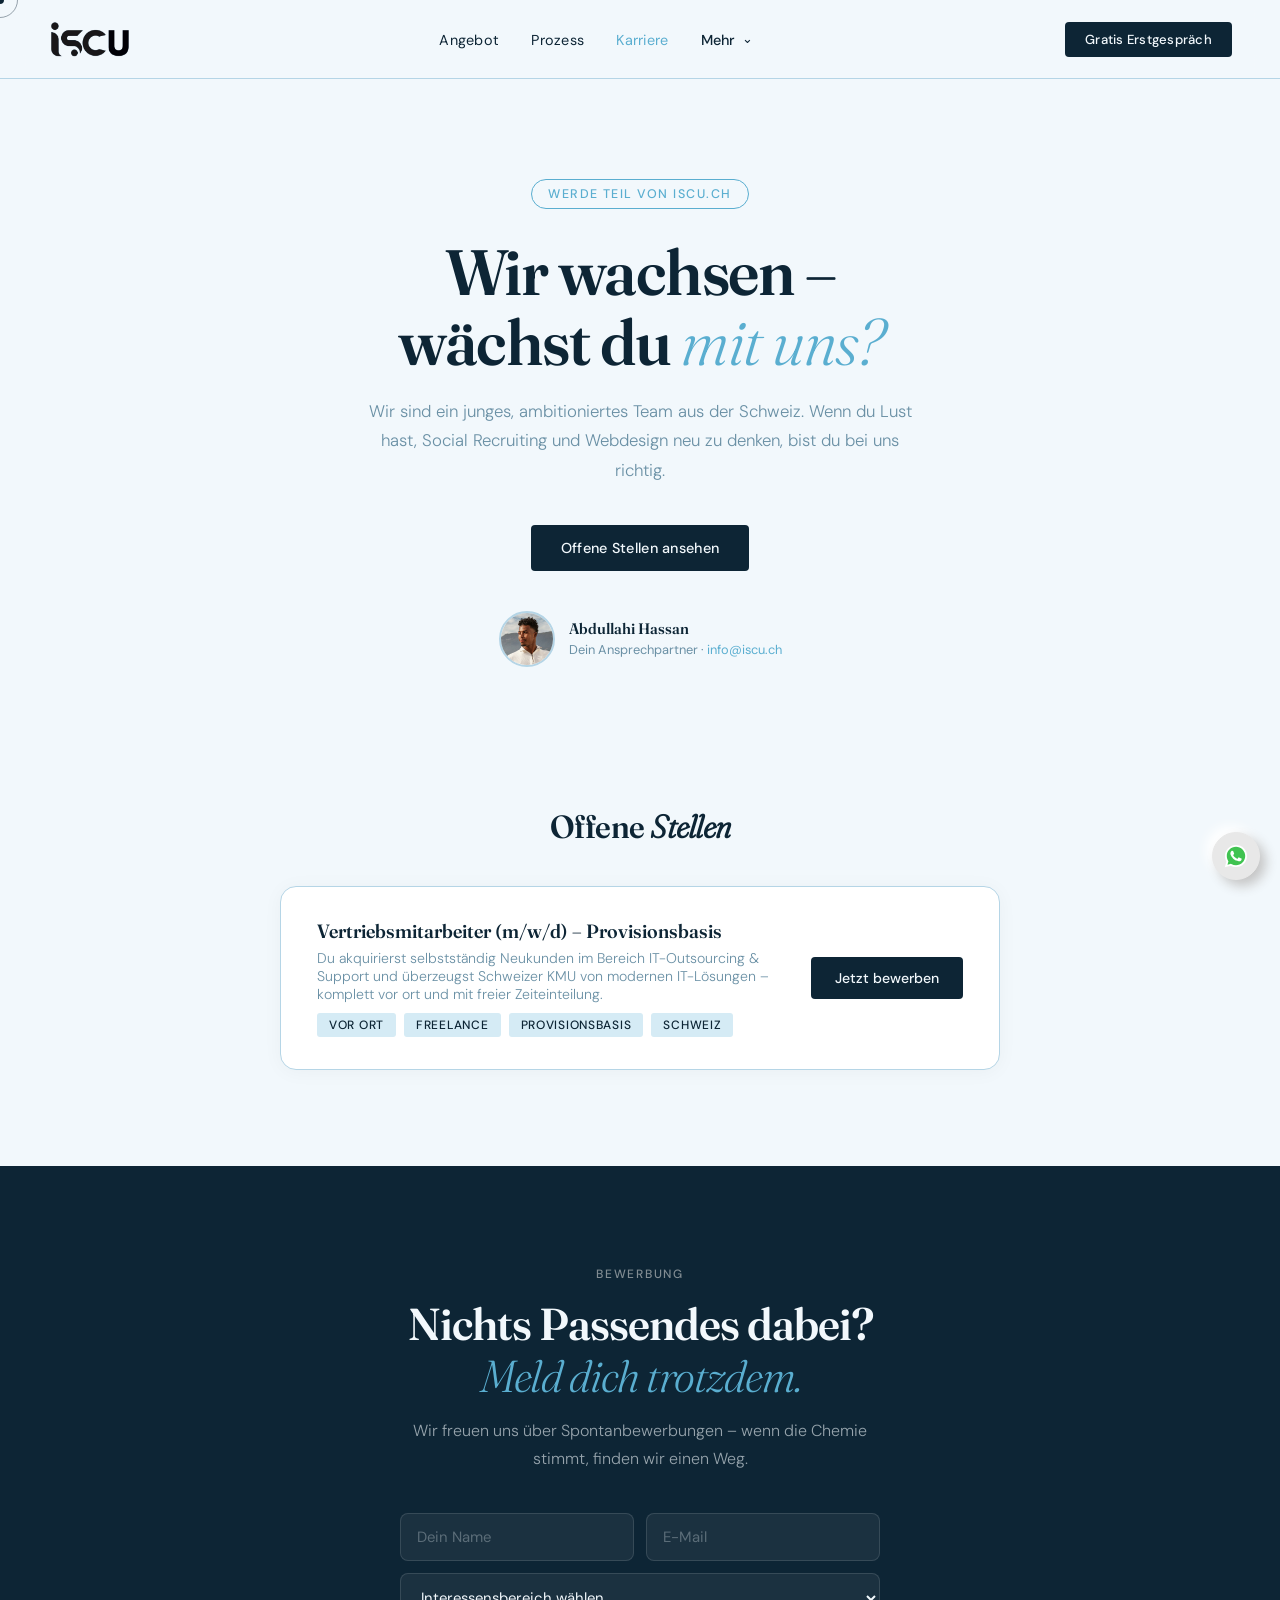
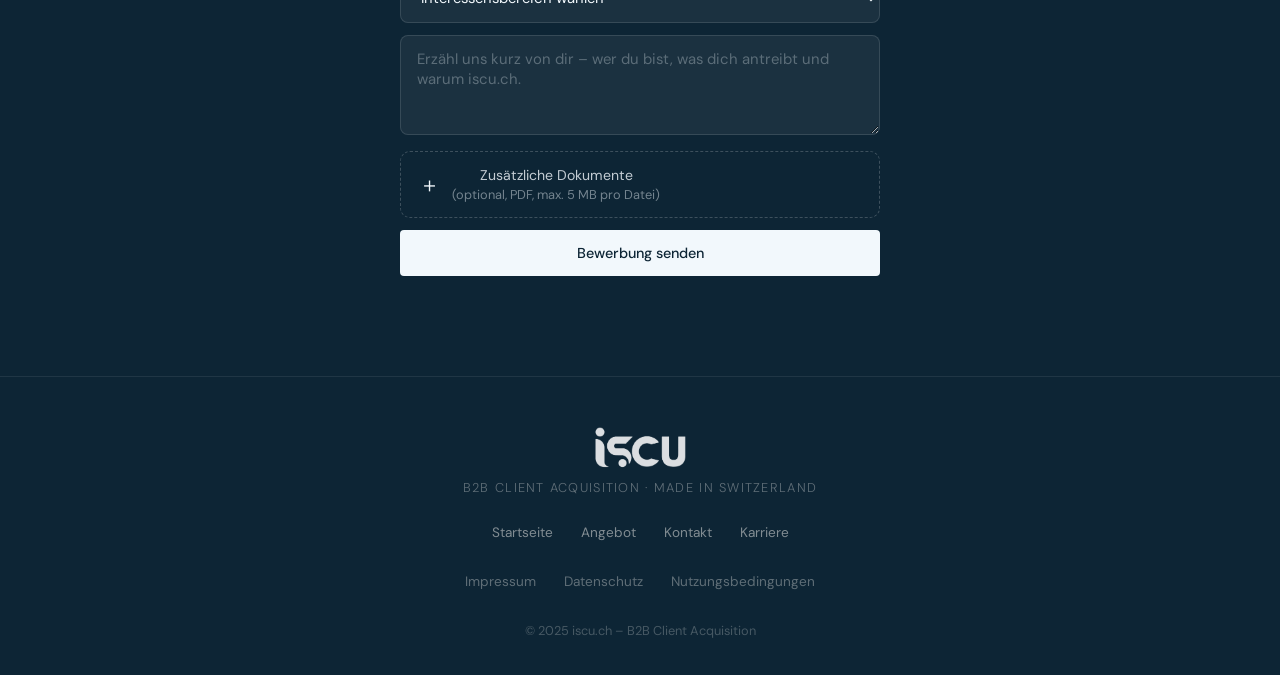
<file: karriere.html>
<!DOCTYPE html>
<html lang="de">

<head>
  <meta charset="UTF-8">
  <meta name="viewport" content="width=device-width, initial-scale=1.0">
  <meta name="color-scheme" content="light dark">

  <title>Karriere bei iscu.ch – Jobs im Bereich B2B-Kundenakquise</title>

  <meta name="description"
    content="Werde Teil von iscu.ch – der Schweizer Agentur für B2B-Kundenakquise und Vertriebsunterstützung. Offene Stellen, Praktika und Freelance-Möglichkeiten in einem wachsenden Team.">

  <link rel="canonical" href="https://iscu.ch/karriere.html">

  <meta property="og:type" content="website">
  <meta property="og:url" content="https://iscu.ch/karriere.html">
  <meta property="og:title" content="Karriere bei iscu.ch – Jobs im Bereich B2B-Kundenakquise">
  <meta property="og:description"
    content="Offene Stellen bei iscu.ch. Werde Teil einer Schweizer Agentur für B2B-Kundenakquise und Vertriebsunterstützung.">
  <meta property="og:image" content="https://iscu.ch/assets/img/logo-v3-transparent.png">

<link rel="stylesheet" href="assets/css/style.css">

  <script>
    document.documentElement.setAttribute(
      'data-theme',
      localStorage.getItem('iscu-theme') === 'dark' ? 'dark' : 'light'
    );
  </script>

  <style>
    .karriere-hero {
      min-height: 60vh;
      display: flex;
      flex-direction: column;
      justify-content: center;
      align-items: center;
      text-align: center;
      padding: 100px 20px 60px;
    }

    .karriere-hero h1 {
      font-family: 'Fraunces', serif;
      font-size: clamp(2.4rem, 5vw, 4.2rem);
      font-weight: 600;
      letter-spacing: -1.5px;
      line-height: 1.1;
      margin-bottom: 1.2rem;
    }

    .karriere-hero h1 em {
      font-style: italic;
      font-weight: 300;
      color: var(--highlight);
    }

    .karriere-hero p {
      color: var(--muted);
      font-size: 1.05rem;
      font-weight: 300;
      max-width: 560px;
      line-height: 1.75;
      margin-bottom: 2.5rem;
    }

    .open-positions {
      max-width: 760px;
      margin: 0 auto;
      padding: 80px 20px;
    }

    .open-positions h2 {
      font-family: 'Fraunces', serif;
      font-size: 2rem;
      font-weight: 600;
      letter-spacing: -0.5px;
      margin-bottom: 40px;
      text-align: center;
    }

    .position-card {
      background: white;
      border-radius: 16px;
      padding: 32px 36px;
      border: 1px solid var(--accent);
      box-shadow: 0 2px 20px rgba(0, 0, 0, .04);
      margin-bottom: 16px;
      display: flex;
      justify-content: space-between;
      align-items: center;
      gap: 20px;
      transition: transform .3s, box-shadow .3s;
    }

    .position-card:hover {
      transform: translateY(-3px);
      box-shadow: 0 10px 32px rgba(0, 0, 0, .08);
    }

    .position-info h3 {
      font-family: 'Fraunces', serif;
      font-size: 1.2rem;
      font-weight: 600;
      margin-bottom: 6px;
    }

    .position-info p {
      color: var(--muted);
      font-size: .88rem;
      font-weight: 300;
    }

    .position-tags {
      display: flex;
      gap: 8px;
      margin-top: 10px;
      flex-wrap: wrap;
    }

    .position-tag {
      font-size: .75rem;
      font-weight: 500;
      letter-spacing: .06em;
      text-transform: uppercase;
      background: var(--warm);
      color: var(--text);
      padding: 4px 12px;
      border-radius: 3px;
    }

    .apply-btn {
      background: var(--text);
      color: var(--bg);
      padding: 12px 24px;
      border-radius: 4px;
      text-decoration: none;
      font-size: .88rem;
      font-weight: 500;
      white-space: nowrap;
      transition: background .3s, transform .2s;
      flex-shrink: 0;
    }

    .apply-btn:hover {
      background: var(--highlight);
      transform: translateY(-2px);
    }

    .spontan-section {
      background: var(--text);
      color: var(--bg);
      padding: 100px 20px;
      text-align: center;
    }

    .spontan-section h2 {
      font-family: 'Fraunces', serif;
      font-size: clamp(1.8rem, 3.5vw, 2.8rem);
      font-weight: 600;
      letter-spacing: -1px;
      line-height: 1.15;
      margin-bottom: 1rem;
    }

    .spontan-section h2 em {
      font-style: italic;
      font-weight: 300;
      color: var(--highlight);
    }

    .spontan-section p {
      color: rgba(242, 248, 252, .6);
      font-size: 1rem;
      font-weight: 300;
      max-width: 500px;
      margin: 0 auto 2.5rem;
      line-height: 1.75;
    }

    .spontan-form {
      max-width: 480px;
      margin: 0 auto;
      display: flex;
      flex-direction: column;
      gap: 12px;
    }

    .spontan-form input,
    .spontan-form textarea,
    .spontan-form select {
      border: 1px solid rgba(255, 255, 255, .12);
      border-radius: 8px;
      padding: 13px 16px;
      font-size: .93rem;
      font-family: 'DM Sans', sans-serif;
      background: rgba(255, 255, 255, .06);
      color: var(--bg);
      width: 100%;
      transition: border-color .2s;
    }

    .spontan-form input::placeholder,
    .spontan-form textarea::placeholder {
      color: rgba(242, 248, 252, .3);
    }

    .spontan-form input:focus,
    .spontan-form textarea:focus,
    .spontan-form select:focus {
      outline: none;
      border-color: var(--highlight);
    }

    .spontan-form select option {
      background: #0D2535;
    }

    .spontan-form textarea {
      resize: vertical;
      min-height: 100px;
    }

    .spontan-form button {
      background: var(--bg);
      color: var(--text);
      border: none;
      border-radius: 4px;
      padding: 14px;
      font-size: .9rem;
      font-weight: 500;
      font-family: 'DM Sans', sans-serif;
      cursor: none;
      transition: background .3s, transform .2s;
    }

    .spontan-form button:hover {
      background: var(--highlight);
      transform: translateY(-2px);
    }

    @media (max-width:600px) {
      .position-card {
        flex-direction: column;
        align-items: flex-start;
      }

      .apply-btn {
        width: 100%;
        text-align: center;
      }
    }

    /* ── Internal Application Form ── */
    .apply-section {
      background: var(--text);
      color: var(--bg);
      padding: 80px 20px;
    }

    .apply-inner {
      max-width: 560px;
      margin: 0 auto;
    }

    .apply-close {
      background: rgba(255, 255, 255, .12);
      border: none;
      color: var(--bg);
      padding: 8px 18px;
      border-radius: 4px;
      font-size: .85rem;
      font-family: 'DM Sans', sans-serif;
      cursor: pointer;
      margin-bottom: 32px;
      transition: background .2s;
    }

    .apply-close:hover {
      background: rgba(255, 255, 255, .22);
    }

    .apply-section h2 {
      font-family: 'Fraunces', serif;
      font-size: clamp(1.6rem, 3vw, 2.4rem);
      font-weight: 600;
      letter-spacing: -0.5px;
      line-height: 1.15;
      margin-bottom: 1rem;
    }

    .apply-section h2 em {
      font-style: italic;
      font-weight: 300;
      color: var(--highlight);
    }

    .apply-intro {
      color: rgba(242, 248, 252, .65);
      font-size: .95rem;
      font-weight: 300;
      margin-bottom: 2rem;
      line-height: 1.7;
    }

    .apply-form {
      display: flex;
      flex-direction: column;
      gap: 12px;
    }

    .apply-form input,
    .apply-form textarea {
      border: 1px solid rgba(255, 255, 255, .12);
      border-radius: 8px;
      padding: 13px 16px;
      font-size: .93rem;
      font-family: 'DM Sans', sans-serif;
      background: rgba(255, 255, 255, .06);
      color: var(--bg);
      width: 100%;
      transition: border-color .2s;
      box-sizing: border-box;
    }

    .apply-form input::placeholder,
    .apply-form textarea::placeholder {
      color: rgba(242, 248, 252, .3);
    }

    .apply-form input:focus,
    .apply-form textarea:focus {
      outline: none;
      border-color: var(--highlight);
    }

    .apply-form textarea {
      resize: vertical;
    }

    .upload-group {
      display: flex;
      flex-direction: column;
      gap: 10px;
      margin-top: 4px;
    }

    .upload-label {
      display: flex;
      align-items: center;
      gap: 12px;
      border: 1.5px dashed rgba(255, 255, 255, .2);
      border-radius: 10px;
      padding: 14px 18px;
      cursor: pointer;
      transition: border-color .2s;
    }

    .upload-label:hover {
      border-color: var(--highlight);
    }

    .upload-icon {
      font-size: 1.3rem;
      flex-shrink: 0;
    }

    .upload-text {
      font-size: .88rem;
      font-weight: 400;
      color: rgba(242, 248, 252, .8);
    }

    .upload-text em {
      font-style: normal;
      color: rgba(242, 248, 252, .45);
      font-size: .8rem;
      display: block;
      margin-top: 2px;
    }

    .upload-label input[type="file"] {
      display: none;
    }

    .upload-label.has-file {
      border-color: var(--highlight);
    }

    .apply-form button[type="submit"] {
      background: var(--bg);
      color: var(--text);
      border: none;
      border-radius: 4px;
      padding: 14px;
      font-size: .9rem;
      font-weight: 500;
      font-family: 'DM Sans', sans-serif;
      cursor: pointer;
      transition: background .3s, transform .2s;
      margin-top: 4px;
    }

    .apply-form button[type="submit"]:hover {
      background: var(--highlight);
      transform: translateY(-2px);
    }
  </style>

  <link rel="icon" type="image/png" href="/favicon-96x96.png" sizes="96x96" />
  <link rel="icon" type="image/svg+xml" href="/favicon.svg" />
  <link rel="shortcut icon" href="/favicon.ico" />
  <link rel="apple-touch-icon" sizes="180x180" href="/apple-touch-icon.png" />
  <meta name="apple-mobile-web-app-title" content="ISCU" />
  <link rel="manifest" href="/site.webmanifest" />
</head>

<body>
  <div class="cursor"></div>
  <div class="cursor-follower"></div>

  <nav class="nav">
    <a href="index.html" class="brand-link">
      <img src="assets/img/logo-v3-transparent.png" alt="iscu.ch" class="brand-logo">
    </a>
    <div class="nav-links">
      <a href="index.html#angebot">Angebot</a>
      <a href="index.html#prozess">Prozess</a>
      <a href="karriere.html" style="color:var(--highlight)">Karriere</a>
      <details class="nav-dropdown">
        <summary>
          <span>Mehr</span>
          <span class="nav-dropdown-icon" aria-hidden="true">⌄</span>
        </summary>
        <div class="nav-dropdown-menu">
          <a href="index.html#about">Über uns</a>
          <a href="index.html#vergleich">Vergleich</a>
          <a href="index.html#team">Team</a>
          <a href="index.html#faq">FAQ</a>
          <a href="index.html#contact">Kontakt</a>
        </div>
      </details>
    </div>
    <div class="nav-right">
      <a href="index.html#contact" class="nav-cta">Gratis Erstgespräch</a>
    </div>
    <div class="hamburger" id="hamburger"><span></span><span></span><span></span></div>
  </nav>

  <div class="mobile-menu" id="mobileMenu">
    <a href="index.html#angebot">Angebot</a>
    <a href="index.html#prozess">Prozess</a>
    <a href="karriere.html">Karriere</a>
    <a href="index.html#about">Über uns</a>
    <a href="index.html#vergleich">Vergleich</a>
    <a href="index.html#team">Team</a>
    <a href="index.html#faq">FAQ</a>
    <a href="index.html#contact">Kontakt</a>
  </div>

  <!-- HERO -->
  <section class="karriere-hero reveal">
    <span class="hero-label">Werde Teil von iscu.ch</span>
    <h1>Wir wachsen –<br>wächst du <em>mit uns?</em></h1>
    <p>Wir sind ein junges, ambitioniertes Team aus der Schweiz. Wenn du Lust hast, Social Recruiting und Webdesign neu
      zu denken, bist du bei uns richtig.</p>
    <a href="#offene-stellen" class="cta">Offene Stellen ansehen</a>

    <div class="karriere-contactperson">
      <img src="assets/img/abdu-headshot.jpg" width="56" height="56" loading="lazy"
        alt="Abdullahi Hassan, Gründer von iscu.ch">
      <div>
        <strong>Abdullahi Hassan</strong>
        <span>Dein Ansprechpartner · <a href="mailto:info@iscu.ch">info@iscu.ch</a></span>
      </div>
    </div>
  </section>

  <!-- OFFENE STELLEN -->
  <section class="open-positions" id="offene-stellen">
    <h2>Offene <em>Stellen</em></h2>

    <!-- <div class="position-card reveal">
      <div class="position-info">
        <h3>Social Media Manager (m/w/d)</h3>
        <p>Du planst, erstellst und optimierst Social-Recruiting-Kampagnen für unsere Kunden.</p>
        <div class="position-tags">
          <span class="position-tag">Remote</span>
          <span class="position-tag">Teilzeit/Vollzeit</span>
          <span class="position-tag">Schweiz</span>
        </div>
      </div>
      <a href="#bewerbung" class="apply-btn">Jetzt bewerben</a>
    </div>

    <div class="position-card reveal">
      <div class="position-info">
        <h3>Content Creator / Videograf (m/w/d)</h3>
        <p>Du produzierst Videos, Reels und Bilder für Recruiting-Kampagnen auf Social Media.</p>
        <div class="position-tags">
          <span class="position-tag">Freelance</span>
          <span class="position-tag">Projektbasis</span>
          <span class="position-tag">Schweiz</span>
        </div>
      </div>
      <a href="#bewerbung" class="apply-btn">Jetzt bewerben</a>
    </div>


    <div class="position-card reveal">
      <div class="position-info">
        <h3>Webdesigner / Developer (m/w/d)</h3>
        <p>Du gestaltest und entwickelst moderne Webseiten für unsere Unternehmenskunden.</p>
        <div class="position-tags">
          <span class="position-tag">Vor ort</span>
          <span class="position-tag">Teilzeit</span>
          <span class="position-tag">Schweiz</span>
        </div>
      </div>
      <a href="#bewerbung" class="apply-btn">Jetzt bewerben</a>
    </div>

  -->

    <div class="position-card reveal">
      <div class="position-info">
        <h3>Vertriebsmitarbeiter (m/w/d) – Provisionsbasis</h3>
        <p>Du akquirierst selbstständig Neukunden im Bereich IT-Outsourcing & Support und überzeugst Schweizer KMU von
          modernen IT-Lösungen – komplett vor ort und mit freier Zeiteinteilung.</p>
        <div class="position-tags">
          <span class="position-tag">Vor ort</span>
          <span class="position-tag">Freelance</span>
          <span class="position-tag">Provisionsbasis</span>
          <span class="position-tag">Schweiz</span>
        </div>
      </div>
      <a href="#apply-vertrieb" class="apply-btn"
        onclick="openApply('Vertriebsmitarbeiter (m/w/d) – Provisionsbasis')">Jetzt bewerben</a>
    </div>
  </section>

  <!-- =========================================================
     BEWERBUNGSFORMULAR (Intern)
     IDs und Klassen beibehalten – werden vom JS verwendet.
========================================================= -->
  <section id="apply-vertrieb" class="apply-section reveal" style="display:none;">
    <div class="apply-inner">

      <button class="apply-close" onclick="closeApply()">✕ Schliessen</button>

      <div class="section-label light">Bewerbung</div>

      <h2>
        Bewerbung für:<br>
        <em id="applyTitle">Vertriebsmitarbeiter</em>
      </h2>

      <p class="apply-intro">
        Füll das Formular aus und lade deine Unterlagen direkt hoch – wir melden uns innerhalb von 48 Stunden.
      </p>

      <form class="apply-form" id="applyForm" action="https://formspree.io/f/mbdqveaz" method="POST"
        enctype="multipart/form-data">

        <div class="form-row">
          <input type="text" name="vorname" placeholder="Vorname" required>
          <input type="text" name="nachname" placeholder="Nachname" required>
        </div>

        <div class="form-row">
          <input type="email" name="email" placeholder="E-Mail" required>
          <input type="tel" name="phone" placeholder="Telefon">
        </div>

        <!-- Wird vom JS verwendet -->
        <input type="hidden" name="position" id="applyPosition" value="Vertriebsmitarbeiter (m/w/d)">

        <textarea name="motivation" placeholder="Kurzes Motivationsschreiben – warum passt du zu uns?" rows="4"
          required></textarea>

        <div class="upload-group">

          <label class="upload-label">
            <span class="upload-icon">📄</span>
            <span class="upload-text">
              Lebenslauf hochladen
              <em>(PDF, max. 5 MB)</em>
            </span>
            <input type="file" name="documents" accept=".pdf,application/pdf" required>
          </label>

          <label class="upload-label">
            <span class="upload-icon">📎</span>
            <span class="upload-text">
              Zeugnisse / Referenzen
              <em>(optional, PDF)</em>
            </span>
            <input type="file" name="documents" accept=".pdf,application/pdf" multiple>
          </label>

          <label class="upload-label">
            <span class="upload-icon">＋</span>
            <span class="upload-text">
              Weitere Dokumente hochladen
              <em>(optional, PDF, max. 5 MB pro Datei)</em>
            </span>
            <input type="file" name="documents" accept=".pdf,application/pdf" multiple>
          </label>

        </div>

        <button type="submit" id="applySubmit">
          Bewerbung senden
        </button>

        <!-- ID vom JS beibehalten -->
        <p class="form-success" id="applySuccess" style="display:none">
          ✓ Bewerbung eingegangen – wir melden uns bald!
        </p>

      </form>
    </div>
  </section>


  <!-- =========================================================
     SPONTANBEWERBUNG
     IDs/Klassen beibehalten – werden vom JS verwendet.
========================================================= -->
  <section class="spontan-section" id="bewerbung">

    <div class="section-label light">Bewerbung</div>

    <h2>
      Nichts Passendes dabei?<br>
      <em>Meld dich trotzdem.</em>
    </h2>

    <p>
      Wir freuen uns über Spontanbewerbungen – wenn die Chemie stimmt, finden wir einen Weg.
    </p>

    <form class="spontan-form" id="karriereForm" action="https://formspree.io/f/mbdqveaz" method="POST"
      enctype="multipart/form-data">

      <div class="form-row">
        <input type="text" name="name" placeholder="Dein Name" required>

        <input type="email" name="email" placeholder="E-Mail" required>
      </div>

      <select name="position">
        <option value="" disabled selected>
          Interessensbereich wählen
        </option>

        <!--
      ALTE BEREICHE – BEI BEDARF REAKTIVIEREN

      <option>Social Media Recruiting</option>
      <option>Content Creation / Video</option>
      <option>Webdesign / Development</option>
      -->

        <option>Sales / Business Development</option>
        <option>B2B-Kundenakquise</option>
        <option>B2B-Prospecting / Lead Generation</option>
        <option>Spontanbewerbung</option>
      </select>

      <textarea name="message" placeholder="Erzähl uns kurz von dir – wer du bist, was dich antreibt und warum iscu.ch."
        required></textarea>

      <div class="upload-group">

        <label class="upload-label">
          <span class="upload-icon">＋</span>
          <span class="upload-text">
            Zusätzliche Dokumente
            <em>(optional, PDF, max. 5 MB pro Datei)</em>
          </span>

          <input type="file" name="documents" accept=".pdf,application/pdf" multiple>
        </label>

      </div>

      <!-- ID vom JS beibehalten -->
      <button type="submit" id="karriereSubmit">
        Bewerbung senden
      </button>

      <!-- ID vom JS beibehalten -->
      <p class="form-success" id="karriereSuccess" style="display:none">
        ✓ Bewerbung erhalten – wir melden uns!
      </p>

    </form>
  </section>


  <footer>
    <div class="footer-inner">

      <img src="assets/img/logo-v3-transparent.png" alt="iscu.ch" class="brand-logo footer-logo">

      <p class="footer-tagline">
        B2B Client Acquisition · Made in Switzerland
      </p>

      <!--
    ALTER FOOTER – BEI BEDARF REAKTIVIEREN

    <p class="footer-tagline">
      Social Recruiting · Made in Switzerland
    </p>
    -->

      <div class="footer-links">
        <a href="index.html">Startseite</a>
        <a href="index.html#angebot">Angebot</a>
        <a href="index.html#contact">Kontakt</a>

        <!-- Karriere bleibt aktiv, da die JS-Verknüpfungen
           und die Karriereseite weiterhin bestehen. -->
        <a href="karriere.html">Karriere</a>
      </div>

      <div class="footer-links" style="margin-top:12px; opacity:.7; font-size:.8rem;">
        <a href="impressum.html">Impressum</a>
        <a href="datenschutz.html">Datenschutz</a>
        <a href="nutzungsbedingungen.html">Nutzungsbedingungen</a>
      </div>

      <p class="footer-copy">
        © 2025 iscu.ch – B2B Client Acquisition
      </p>

      <!--
    ALTER COPYRIGHT – BEI BEDARF REAKTIVIEREN

    <p class="footer-copy">
      © 2025 iscu.ch – Social Recruiting neu gedacht
    </p>
    -->

    </div>
  </footer>

  <script>
    const cursor = document.querySelector('.cursor');
    const follower = document.querySelector('.cursor-follower');
    let mouseX = 0, mouseY = 0, followerX = 0, followerY = 0;
    document.addEventListener('mousemove', e => {
      mouseX = e.clientX; mouseY = e.clientY;
      cursor.style.transform = `translate(${mouseX}px, ${mouseY}px)`;
    });
    function animateFollower() {
      followerX += (mouseX - followerX) * 0.12;
      followerY += (mouseY - followerY) * 0.12;
      follower.style.transform = `translate(${followerX}px, ${followerY}px)`;
      requestAnimationFrame(animateFollower);
    }
    animateFollower();

    const obs = new IntersectionObserver(e => e.forEach(en => { if (en.isIntersecting) { en.target.classList.add('visible'); obs.unobserve(en.target); } }), { threshold: .1 });
    document.querySelectorAll('.reveal').forEach(el => obs.observe(el));

    document.getElementById('hamburger').addEventListener('click', () => {
      document.getElementById('mobileMenu').classList.toggle('open');
      document.getElementById('hamburger').classList.toggle('open');
    });

    // ── Apply form toggle ──────────────────────
    function openApply(position) {
      const sec = document.getElementById('apply-vertrieb');
      document.getElementById('applyTitle').textContent = position;
      document.getElementById('applyPosition').value = position;
      sec.style.display = 'block';
      setTimeout(() => sec.scrollIntoView({ behavior: 'smooth', block: 'start' }), 50);
    }
    function closeApply() {
      const sec = document.getElementById('apply-vertrieb');
      sec.style.display = 'none';
      sec.scrollIntoView({ behavior: 'smooth', block: 'end' });
    }

    // File input visual feedback
    document.querySelectorAll('.upload-label input[type="file"]').forEach(input => {
      const label = input.closest('.upload-label');
      const em = label.querySelector('.upload-text em');
      if (em) em.dataset.defaultText = em.textContent;
      input.addEventListener('change', () => {
        label.classList.toggle('has-file', input.files.length > 0);
        const span = label.querySelector('.upload-text');
        if (input.files.length > 0) {
          const names = Array.from(input.files).map(f => f.name).join(', ');
          span.querySelector('em') && (span.querySelector('em').textContent = names);
        } else if (em && em.dataset.defaultText) {
          em.textContent = em.dataset.defaultText;
        }
      });
    });

    function resetUploadLabels(form) {
      form.querySelectorAll('.upload-label').forEach(label => {
        label.classList.remove('has-file');
        const em = label.querySelector('.upload-text em');
        if (em && em.dataset.defaultText) em.textContent = em.dataset.defaultText;
      });
    }

    function getSelectedUploadNames(form) {
      const selectedFiles = [];
      form.querySelectorAll('input[type="file"]').forEach(input => {
        Array.from(input.files || []).forEach(file => selectedFiles.push(file.name));
      });
      return selectedFiles;
    }

    function validateUploads(form) {
      const maxBytes = 5 * 1024 * 1024;
      const files = Array.from(form.querySelectorAll('input[type="file"]'))
        .flatMap(input => Array.from(input.files || []));

      for (const file of files) {
        const isPdf = file.type === 'application/pdf' || file.name.toLowerCase().endsWith('.pdf');
        if (!isPdf) return 'Nur PDF-Dateien sind erlaubt';
        if (file.size > maxBytes) return `PDF zu gross: ${file.name} max. 5 MB`;
      }

      return '';
    }

    function setHiddenField(form, name, value) {
      let input = form.querySelector(`input[type="hidden"][name="${name}"]`);
      if (!input) {
        input = document.createElement('input');
        input.type = 'hidden';
        input.name = name;
        form.appendChild(input);
      }
      input.value = value;
    }

    // Apply form submit
    document.getElementById('applyForm').addEventListener('submit', e => {
      e.preventDefault();
      const btn = document.getElementById('applySubmit');
      btn.textContent = '…'; btn.disabled = true;
      const uploadError = validateUploads(e.target);
      if (uploadError) {
        btn.textContent = uploadError;
        btn.disabled = false;
        return;
      }

      const form = e.target;
      const fullName = `${form.elements.vorname.value || ''} ${form.elements.nachname.value || ''}`.trim();
      const selectedFiles = getSelectedUploadNames(form);
      const uploadNote = selectedFiles.length ? `\n\nAusgewählte Dokumente: ${selectedFiles.join(', ')}` : '';
      setHiddenField(form, 'name', fullName);
      setHiddenField(form, 'message', `${form.elements.motivation.value || ''}${uploadNote}`);
      setHiddenField(form, 'type', 'Bewerbung');
      setHiddenField(form, '_subject', `Neue Bewerbung: ${form.elements.position.value || 'Karriere'}`);
      if (selectedFiles.length) setHiddenField(form, 'documents_selected', selectedFiles.join(', '));
      form.submit();
    });

    // ── Karriere spontan form ───────────────
    document.getElementById('karriereForm').addEventListener('submit', e => {
      e.preventDefault();
      const btn = document.getElementById('karriereSubmit');
      btn.textContent = '…'; btn.disabled = true;
      const uploadError = validateUploads(e.target);
      if (uploadError) {
        btn.textContent = uploadError;
        btn.disabled = false;
        return;
      }

      const form = e.target;
      const selectedFiles = getSelectedUploadNames(form);
      setHiddenField(form, 'type', 'Spontanbewerbung');
      setHiddenField(form, '_subject', `Neue Spontanbewerbung: ${form.elements.position.value || 'Karriere'}`);
      if (selectedFiles.length) setHiddenField(form, 'documents_selected', selectedFiles.join(', '));
      form.submit();
    });
  </script>

  <!-- WhatsApp contact button -->
  <a class="whatsapp-button" href="https://wa.me/message/PDIHFZINMVZZD1" target="_blank" rel="noopener noreferrer"
    aria-label="WhatsApp" aria-labelledby="whatsapp-label" title="WhatsApp">
    <span id="whatsapp-label" data-de="Schreiben Sie uns auf WhatsApp" data-fr="Écrivez-nous sur WhatsApp"
      data-en="Message us on WhatsApp">Schreiben Sie uns auf WhatsApp</span>
    <svg viewBox="0 0 48 48" aria-hidden="true" focusable="false" xmlns="http://www.w3.org/2000/svg">
      <path
        d="M4.868,43.303l2.694-9.835C5.9,30.59,5.026,27.324,5.027,23.979C5.032,13.514,13.548,5,24.014,5c5.079.002,9.845,1.979,13.43,5.566,3.584,3.588,5.558,8.356,5.556,13.428-.004,10.465-8.522,18.98-18.986,18.98h-.008c-3.177-.001-6.3-.798-9.073-2.311L4.868,43.303z"
        fill="#fff" />
      <path
        d="M35.176,12.832c-2.98-2.982-6.941-4.625-11.157-4.626-8.704,0-15.783,7.076-15.787,15.774-.001,2.981.833,5.883,2.413,8.396l.376.597-1.595,5.821,5.973-1.566.577.342c2.422,1.438,5.2,2.198,8.032,2.199h.006c8.698,0,15.777-7.077,15.78-15.776.001-4.215-1.638-8.179-4.618-11.161z"
        fill="#40c351" />
                <path clip-rule="evenodd"
            d="M19.268,16.045c-0.355-0.79-0.729-0.806-1.068-0.82c-0.277-0.012-0.593-0.011-0.909-0.011c-0.316,0-0.83,0.119-1.265,0.594c-0.435,0.475-1.661,1.622-1.661,3.956c0,2.334,1.7,4.59,1.937,4.906c0.237,0.316,3.282,5.259,8.104,7.161c4.007,1.58,4.823,1.266,5.693,1.187c0.87-0.079,2.807-1.147,3.202-2.255c0.395-1.108,0.395-2.057,0.277-2.255c-0.119-0.198-0.435-0.316-0.909-0.554s-2.807-1.385-3.242-1.543c-0.435-0.158-0.751-0.237-1.068,0.238c-0.316,0.474-1.225,1.543-1.502,1.859c-0.277,0.317-0.554,0.357-1.028,0.119c-0.474-0.238-2.002-0.738-3.815-2.354c-1.41-1.257-2.362-2.81-2.639-3.285c-0.277-0.474-0.03-0.731,0.208-0.968c0.213-0.213,0.474-0.554,0.712-0.831c0.237-0.277,0.316-0.475,0.474-0.791c0.158-0.317,0.079-0.594-0.04-0.831C20.612,19.329,19.69,16.983,19.268,16.045z"
            fill-rule="evenodd" fill="#fff"></path>
    </svg>
  </a>
</body>

</html>
</file>
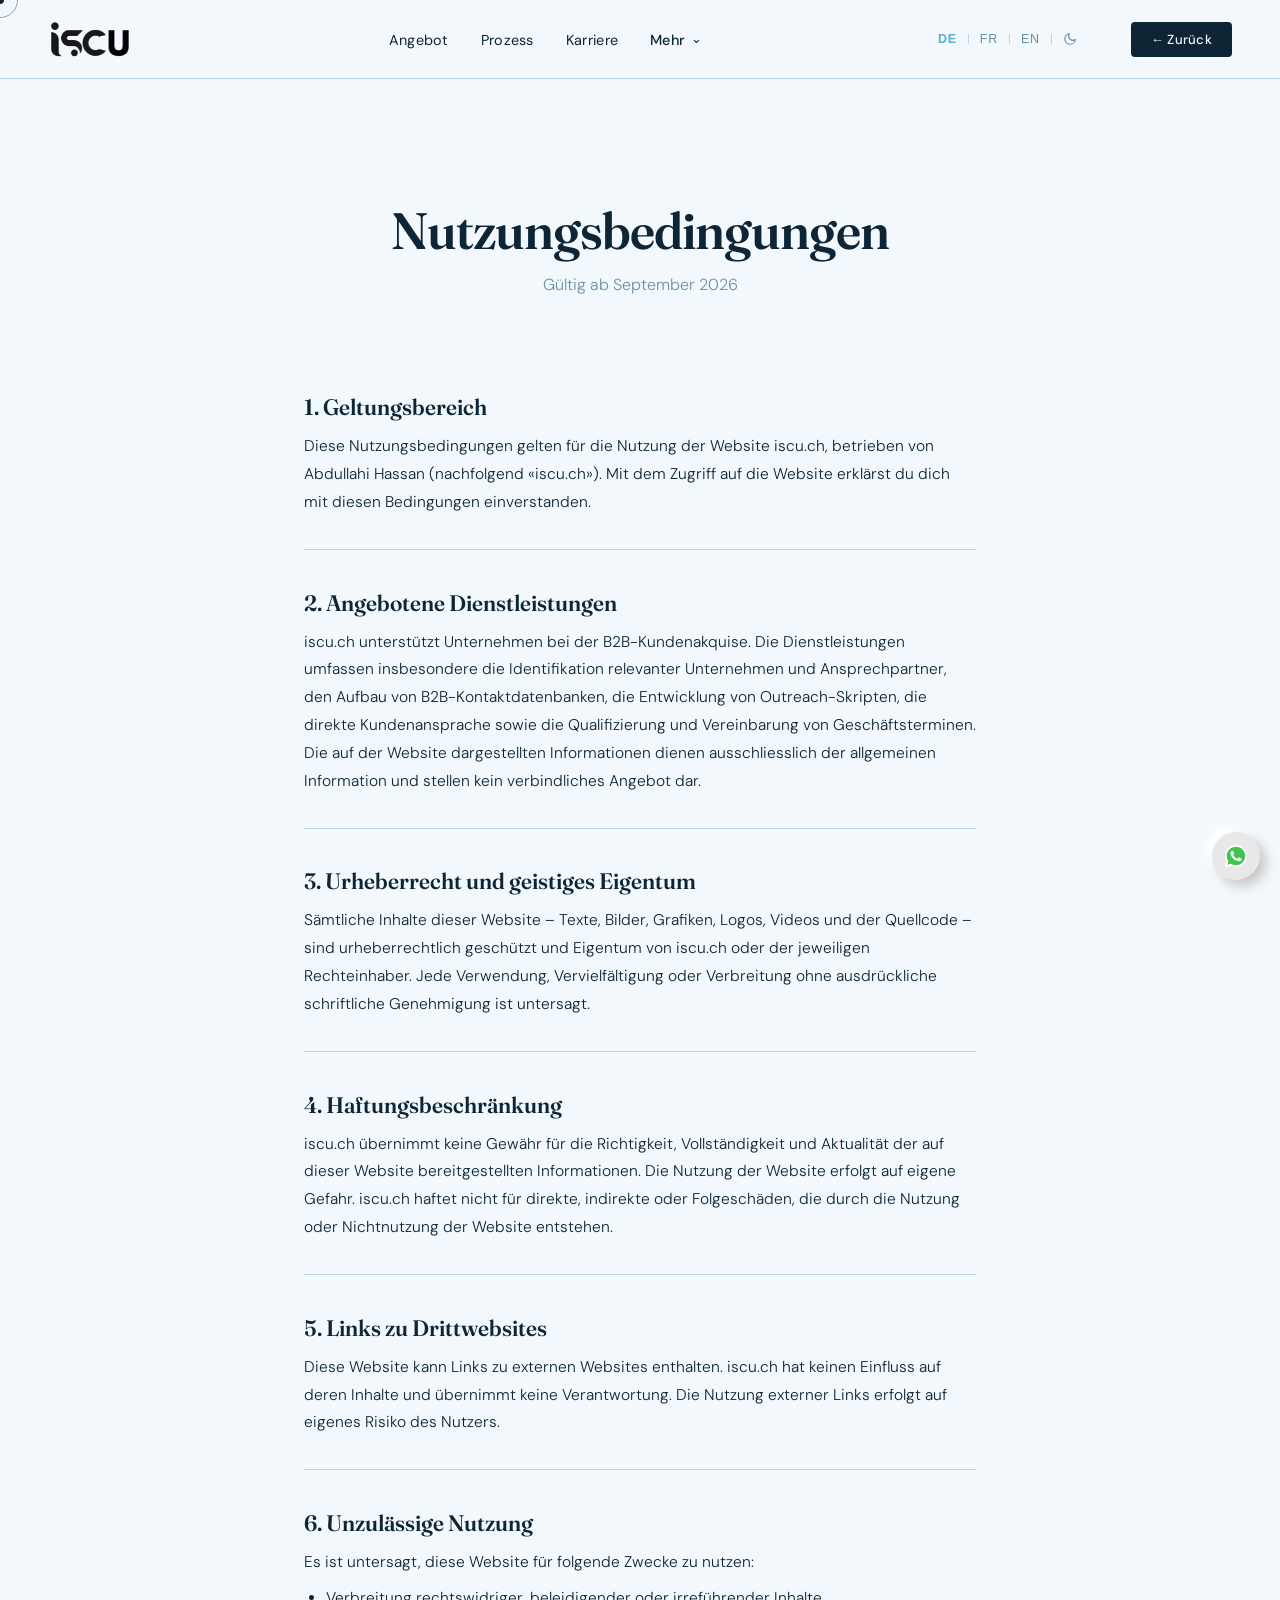
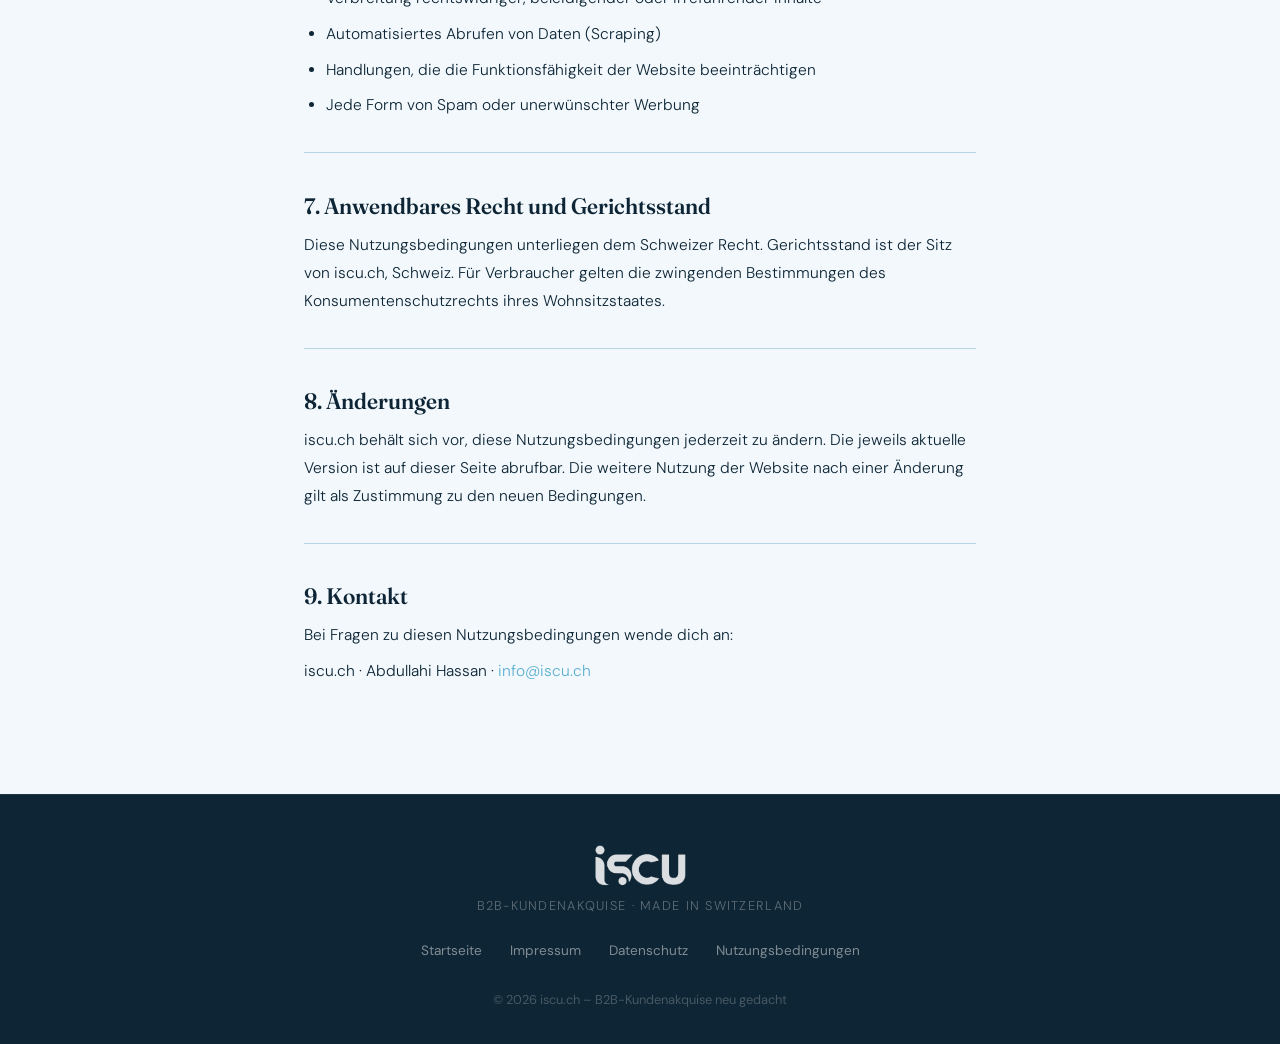
<file: nutzungsbedingungen.html>
<!DOCTYPE html>
<html lang="de" data-lang="de">

<head>
  <meta charset="UTF-8">
  <meta name="viewport" content="width=device-width, initial-scale=1.0">
  <meta name="color-scheme" content="light dark">

  <title>Nutzungsbedingungen – iscu.ch</title>

<link rel="stylesheet" href="assets/css/style.css">

  <script>
    document.documentElement.setAttribute(
      'data-theme',
      localStorage.getItem('iscu-theme') === 'dark' ? 'dark' : 'light'
    );
  </script>

  <style>
    .legal-hero {
      padding: 120px 24px 60px;
      text-align: center;
    }

    .legal-hero h1 {
      font-family: 'Fraunces', serif;
      font-size: clamp(2rem, 4vw, 3.2rem);
      font-weight: 600;
      letter-spacing: -1px;
      margin-bottom: .75rem;
    }

    .legal-hero p {
      color: var(--muted);
      font-size: 1rem;
      font-weight: 300;
    }

    .legal-body {
      max-width: 720px;
      margin: 0 auto;
      padding: 0 24px 100px;
    }

    .legal-body h2 {
      font-family: 'Fraunces', serif;
      font-size: 1.4rem;
      font-weight: 600;
      margin: 2.4rem 0 .75rem;
      color: var(--text);
    }

    .legal-body p,
    .legal-body li {
      font-size: .97rem;
      line-height: 1.8;
      color: var(--text);
      font-weight: 300;
      margin-bottom: .5rem;
    }

    .legal-body ul {
      padding-left: 1.4rem;
      margin-bottom: 1rem;
    }

    .legal-body a {
      color: var(--highlight);
      text-decoration: none;
    }

    .legal-body a:hover {
      text-decoration: underline;
    }

    .legal-divider {
      border: none;
      border-top: 1px solid var(--accent);
      margin: 2rem 0;
    }
  </style>

  <link rel="icon" type="image/png" href="/favicon-96x96.png" sizes="96x96">
  <link rel="icon" type="image/svg+xml" href="/favicon.svg">
  <link rel="shortcut icon" href="/favicon.ico">
  <link rel="apple-touch-icon" sizes="180x180" href="/apple-touch-icon.png">
  <meta name="apple-mobile-web-app-title" content="ISCU">
  <link rel="manifest" href="/site.webmanifest">
</head>

<body>

  <div class="cursor"></div>
  <div class="cursor-follower"></div>

  <nav class="nav">
    <a href="index.html" class="brand-link">
      <img src="assets/img/logo-v3-transparent.png" alt="iscu.ch" class="brand-logo">
    </a>

    <div class="nav-links">
      <a href="index.html#angebot">Angebot</a>
      <a href="index.html#prozess">Prozess</a>
      <a href="karriere.html">Karriere</a>

      <details class="nav-dropdown">
        <summary>
          <span>Mehr</span>
          <span class="nav-dropdown-icon" aria-hidden="true">⌄</span>
        </summary>

        <div class="nav-dropdown-menu">
          <a href="index.html#about">Über uns</a>
          <a href="index.html#vergleich">Vergleich</a>
          <a href="index.html#team">Team</a>
          <a href="index.html#faq">FAQ</a>
          <a href="index.html#contact">Kontakt</a>
        </div>
      </details>
    </div>

    <div class="nav-right">

      <div class="lang-switcher">
        <button class="lang-btn active" data-lang="de">DE</button>
        <span class="lang-sep">|</span>
        <button class="lang-btn" data-lang="fr">FR</button>
        <span class="lang-sep">|</span>
        <button class="lang-btn" data-lang="en">EN</button>
        <span class="lang-sep">|</span>

        <button class="theme-toggle" id="themeToggle" aria-label="Toggle dark mode">

          <svg id="iconMoon" xmlns="http://www.w3.org/2000/svg" width="14" height="14" viewBox="0 0 24 24" fill="none"
            stroke="currentColor" stroke-width="2" stroke-linecap="round" stroke-linejoin="round">
            <path d="M21 12.79A9 9 0 1 1 11.21 3 7 7 0 0 0 21 12.79z" />
          </svg>

          <svg id="iconSun" xmlns="http://www.w3.org/2000/svg" width="14" height="14" viewBox="0 0 24 24" fill="none"
            stroke="currentColor" stroke-width="2" stroke-linecap="round" stroke-linejoin="round" style="display:none">
            <circle cx="12" cy="12" r="5" />
            <line x1="12" y1="1" x2="12" y2="3" />
            <line x1="12" y1="21" x2="12" y2="23" />
            <line x1="4.22" y1="4.22" x2="5.64" y2="5.64" />
            <line x1="18.36" y1="18.36" x2="19.78" y2="19.78" />
            <line x1="1" y1="12" x2="3" y2="12" />
            <line x1="21" y1="12" x2="23" y2="12" />
            <line x1="4.22" y1="19.78" x2="5.64" y2="18.36" />
            <line x1="18.36" y1="5.64" x2="19.78" y2="4.22" />
          </svg>

        </button>
      </div>

      <a href="index.html" class="nav-cta" data-de="← Zurück" data-fr="← Retour" data-en="← Back">
        ← Zurück
      </a>

    </div>
  </nav>


  <div class="legal-hero">

    <h1 data-de="Nutzungsbedingungen" data-fr="Conditions d'utilisation" data-en="Terms of Use">
      Nutzungsbedingungen
    </h1>

    <p data-de="Gültig ab September 2026" data-fr="En vigueur depuis septembre 2026"
      data-en="Effective from September 2026">
      Gültig ab September 2026
    </p>

  </div>


  <div class="legal-body">

    <!-- =========================================================
         1. GELTUNGSBEREICH
         ========================================================= -->

    <h2 data-de="1. Geltungsbereich" data-fr="1. Champ d'application" data-en="1. Scope">
      1. Geltungsbereich
    </h2>

    <p data-de="Diese Nutzungsbedingungen gelten für die Nutzung der Website iscu.ch, betrieben von Abdullahi Hassan (nachfolgend «iscu.ch»). Mit dem Zugriff auf die Website erklärst du dich mit diesen Bedingungen einverstanden."
      data-fr="Les présentes conditions d'utilisation s'appliquent à l'utilisation du site web iscu.ch, exploité par Abdullahi Hassan (ci-après « iscu.ch »). En accédant au site, vous acceptez ces conditions."
      data-en="These Terms of Use apply to the use of the website iscu.ch, operated by Abdullahi Hassan (hereinafter 'iscu.ch'). By accessing the website, you agree to these terms.">
      Diese Nutzungsbedingungen gelten für die Nutzung der Website iscu.ch, betrieben von Abdullahi Hassan (nachfolgend
      «iscu.ch»). Mit dem Zugriff auf die Website erklärst du dich mit diesen Bedingungen einverstanden.
    </p>


    <hr class="legal-divider">


    <!-- =========================================================
         2. ANGEBOTENE DIENSTLEISTUNGEN
         ========================================================= -->

    <h2 data-de="2. Angebotene Dienstleistungen" data-fr="2. Services proposés" data-en="2. Services Offered">
      2. Angebotene Dienstleistungen
    </h2>

    <p data-de="iscu.ch unterstützt Unternehmen bei der B2B-Kundenakquise. Die Dienstleistungen umfassen insbesondere die Identifikation relevanter Unternehmen und Ansprechpartner, den Aufbau von B2B-Kontaktdatenbanken, die Entwicklung von Outreach-Skripten, die direkte Kundenansprache sowie die Qualifizierung und Vereinbarung von Geschäftsterminen. Die auf der Website dargestellten Informationen dienen ausschliesslich der allgemeinen Information und stellen kein verbindliches Angebot dar."
      data-fr="iscu.ch accompagne les entreprises dans l'acquisition de clients B2B. Les services comprennent notamment l'identification d'entreprises et d'interlocuteurs pertinents, la constitution de bases de données de contacts B2B, la création de scripts de prospection, la prise de contact directe ainsi que la qualification et la prise de rendez-vous commerciaux. Les informations présentées sur le site sont fournies à titre informatif uniquement et ne constituent pas une offre contraignante."
      data-en="iscu.ch supports companies with B2B customer acquisition. Services include identifying relevant companies and decision-makers, building B2B contact databases, developing outreach scripts, conducting direct outreach, and qualifying and scheduling business appointments. The information presented on the website is for general information purposes only and does not constitute a binding offer.">
      iscu.ch unterstützt Unternehmen bei der B2B-Kundenakquise. Die Dienstleistungen umfassen insbesondere die
      Identifikation relevanter Unternehmen und Ansprechpartner, den Aufbau von B2B-Kontaktdatenbanken, die Entwicklung
      von Outreach-Skripten, die direkte Kundenansprache sowie die Qualifizierung und Vereinbarung von
      Geschäftsterminen. Die auf der Website dargestellten Informationen dienen ausschliesslich der allgemeinen
      Information und stellen kein verbindliches Angebot dar.
    </p>

    <!--
    ALTE POSITIONIERUNG – SOCIAL RECRUITING

    iscu.ch ist eine Schweizer Agentur für Social Recruiting.
    Wir unterstützen Unternehmen bei der Kandidatengewinnung über
    soziale Netzwerke (Instagram, TikTok, Facebook, LinkedIn),
    beim Employer Branding, beim Aufbau von Karriereseiten und
    bei der Websiteerstellung.
    -->


    <hr class="legal-divider">


    <!-- =========================================================
         3. URHEBERRECHT
         ========================================================= -->

    <h2 data-de="3. Urheberrecht und geistiges Eigentum" data-fr="3. Droit d'auteur et propriété intellectuelle"
      data-en="3. Copyright and Intellectual Property">
      3. Urheberrecht und geistiges Eigentum
    </h2>

    <p data-de="Sämtliche Inhalte dieser Website – Texte, Bilder, Grafiken, Logos, Videos und der Quellcode – sind urheberrechtlich geschützt und Eigentum von iscu.ch oder der jeweiligen Rechteinhaber. Jede Verwendung, Vervielfältigung oder Verbreitung ohne ausdrückliche schriftliche Genehmigung ist untersagt."
      data-fr="Tous les contenus de ce site web — textes, images, graphiques, logos, vidéos et code source — sont protégés par le droit d'auteur et sont la propriété d'iscu.ch ou des détenteurs de droits respectifs. Toute utilisation, reproduction ou diffusion sans autorisation écrite expresse est interdite."
      data-en="All content on this website — texts, images, graphics, logos, videos and source code — is protected by copyright and is the property of iscu.ch or the respective rights holders. Any use, reproduction or distribution without express written permission is prohibited.">
      Sämtliche Inhalte dieser Website – Texte, Bilder, Grafiken, Logos, Videos und der Quellcode – sind
      urheberrechtlich geschützt und Eigentum von iscu.ch oder der jeweiligen Rechteinhaber. Jede Verwendung,
      Vervielfältigung oder Verbreitung ohne ausdrückliche schriftliche Genehmigung ist untersagt.
    </p>


    <hr class="legal-divider">


    <!-- =========================================================
         4. HAFTUNGSBESCHRÄNKUNG
         ========================================================= -->

    <h2 data-de="4. Haftungsbeschränkung" data-fr="4. Limitation de responsabilité"
      data-en="4. Limitation of Liability">
      4. Haftungsbeschränkung
    </h2>

    <p data-de="iscu.ch übernimmt keine Gewähr für die Richtigkeit, Vollständigkeit und Aktualität der auf dieser Website bereitgestellten Informationen. Die Nutzung der Website erfolgt auf eigene Gefahr. iscu.ch haftet nicht für direkte, indirekte oder Folgeschäden, die durch die Nutzung oder Nichtnutzung der Website entstehen."
      data-fr="iscu.ch ne garantit pas l'exactitude, l'exhaustivité et l'actualité des informations fournies sur ce site. L'utilisation du site se fait aux risques et périls de l'utilisateur. iscu.ch n'est pas responsable des dommages directs, indirects ou consécutifs résultant de l'utilisation ou de la non-utilisation du site."
      data-en="iscu.ch makes no warranty as to the accuracy, completeness or timeliness of the information provided on this website. Use of the website is at your own risk. iscu.ch is not liable for direct, indirect or consequential damages arising from the use or non-use of the website.">
      iscu.ch übernimmt keine Gewähr für die Richtigkeit, Vollständigkeit und Aktualität der auf dieser Website
      bereitgestellten Informationen. Die Nutzung der Website erfolgt auf eigene Gefahr. iscu.ch haftet nicht für
      direkte, indirekte oder Folgeschäden, die durch die Nutzung oder Nichtnutzung der Website entstehen.
    </p>


    <hr class="legal-divider">


    <!-- =========================================================
         5. DRITTWEBSITES
         ========================================================= -->

    <h2 data-de="5. Links zu Drittwebsites" data-fr="5. Liens vers des sites tiers"
      data-en="5. Links to Third-Party Websites">
      5. Links zu Drittwebsites
    </h2>

    <p data-de="Diese Website kann Links zu externen Websites enthalten. iscu.ch hat keinen Einfluss auf deren Inhalte und übernimmt keine Verantwortung. Die Nutzung externer Links erfolgt auf eigenes Risiko des Nutzers."
      data-fr="Ce site peut contenir des liens vers des sites web externes. iscu.ch n'a aucun contrôle sur leur contenu et décline toute responsabilité. L'utilisation de liens externes se fait aux risques et périls de l'utilisateur."
      data-en="This website may contain links to external websites. iscu.ch has no control over their content and accepts no responsibility. Use of external links is at the user's own risk.">
      Diese Website kann Links zu externen Websites enthalten. iscu.ch hat keinen Einfluss auf deren Inhalte und
      übernimmt keine Verantwortung. Die Nutzung externer Links erfolgt auf eigenes Risiko des Nutzers.
    </p>


    <hr class="legal-divider">


    <!-- =========================================================
         6. UNZULÄSSIGE NUTZUNG
         ========================================================= -->

    <h2 data-de="6. Unzulässige Nutzung" data-fr="6. Utilisation non autorisée" data-en="6. Prohibited Use">
      6. Unzulässige Nutzung
    </h2>

    <p data-de="Es ist untersagt, diese Website für folgende Zwecke zu nutzen:"
      data-fr="Il est interdit d'utiliser ce site à des fins :"
      data-en="It is prohibited to use this website for the following purposes:">
      Es ist untersagt, diese Website für folgende Zwecke zu nutzen:
    </p>

    <ul>
      <li data-de="Verbreitung rechtswidriger, beleidigender oder irreführender Inhalte"
        data-fr="Diffusion de contenus illicites, offensants ou trompeurs"
        data-en="Spreading unlawful, offensive or misleading content">
        Verbreitung rechtswidriger, beleidigender oder irreführender Inhalte
      </li>

      <li data-de="Automatisiertes Abrufen von Daten (Scraping)"
        data-fr="Récupération automatisée de données (scraping)" data-en="Automated data retrieval (scraping)">
        Automatisiertes Abrufen von Daten (Scraping)
      </li>

      <li data-de="Handlungen, die die Funktionsfähigkeit der Website beeinträchtigen"
        data-fr="Actions portant atteinte au bon fonctionnement du site"
        data-en="Actions that impair the functionality of the website">
        Handlungen, die die Funktionsfähigkeit der Website beeinträchtigen
      </li>

      <li data-de="Jede Form von Spam oder unerwünschter Werbung"
        data-fr="Toute forme de spam ou de publicité non sollicitée"
        data-en="Any form of spam or unsolicited advertising">
        Jede Form von Spam oder unerwünschter Werbung
      </li>
    </ul>


    <hr class="legal-divider">


    <!-- =========================================================
         7. ANWENDBARES RECHT
         ========================================================= -->

    <h2 data-de="7. Anwendbares Recht und Gerichtsstand" data-fr="7. Droit applicable et for juridique"
      data-en="7. Applicable Law and Jurisdiction">
      7. Anwendbares Recht und Gerichtsstand
    </h2>

    <p data-de="Diese Nutzungsbedingungen unterliegen dem Schweizer Recht. Gerichtsstand ist der Sitz von iscu.ch, Schweiz. Für Verbraucher gelten die zwingenden Bestimmungen des Konsumentenschutzrechts ihres Wohnsitzstaates."
      data-fr="Les présentes conditions sont soumises au droit suisse. Le for juridique est le siège d'iscu.ch, Suisse. Les dispositions impératives du droit de la consommation du pays de résidence du consommateur restent applicables."
      data-en="These Terms of Use are subject to Swiss law. The place of jurisdiction is the registered office of iscu.ch, Switzerland. Mandatory provisions of consumer protection law in the consumer's country of residence remain applicable.">
      Diese Nutzungsbedingungen unterliegen dem Schweizer Recht. Gerichtsstand ist der Sitz von iscu.ch, Schweiz. Für
      Verbraucher gelten die zwingenden Bestimmungen des Konsumentenschutzrechts ihres Wohnsitzstaates.
    </p>


    <hr class="legal-divider">


    <!-- =========================================================
         8. ÄNDERUNGEN
         ========================================================= -->

    <h2 data-de="8. Änderungen" data-fr="8. Modifications" data-en="8. Changes">
      8. Änderungen
    </h2>

    <p data-de="iscu.ch behält sich vor, diese Nutzungsbedingungen jederzeit zu ändern. Die jeweils aktuelle Version ist auf dieser Seite abrufbar. Die weitere Nutzung der Website nach einer Änderung gilt als Zustimmung zu den neuen Bedingungen."
      data-fr="iscu.ch se réserve le droit de modifier ces conditions d'utilisation à tout moment. La version en vigueur est disponible sur cette page. La poursuite de l'utilisation du site après une modification vaut acceptation des nouvelles conditions."
      data-en="iscu.ch reserves the right to amend these Terms of Use at any time. The current version is available on this page. Continued use of the website after a change constitutes acceptance of the new terms.">
      iscu.ch behält sich vor, diese Nutzungsbedingungen jederzeit zu ändern. Die jeweils aktuelle Version ist auf
      dieser Seite abrufbar. Die weitere Nutzung der Website nach einer Änderung gilt als Zustimmung zu den neuen
      Bedingungen.
    </p>


    <hr class="legal-divider">


    <!-- =========================================================
         9. KONTAKT
         ========================================================= -->

    <h2 data-de="9. Kontakt" data-fr="9. Contact" data-en="9. Contact">
      9. Kontakt
    </h2>

    <p data-de="Bei Fragen zu diesen Nutzungsbedingungen wende dich an:"
      data-fr="Pour toute question concernant ces conditions, contactez :"
      data-en="For questions about these Terms of Use, contact:">
      Bei Fragen zu diesen Nutzungsbedingungen wende dich an:
    </p>

    <p>
      iscu.ch · Abdullahi Hassan ·
      <a href="mailto:info@iscu.ch">info@iscu.ch</a>
    </p>

  </div>


  <footer>

    <div class="footer-inner">

      <img src="assets/img/logo-v3-transparent.png" alt="iscu.ch" class="brand-logo footer-logo">

      <p class="footer-tagline" data-de="B2B-Kundenakquise · Made in Switzerland"
        data-fr="Acquisition B2B · Made in Switzerland" data-en="B2B Customer Acquisition · Made in Switzerland">
        B2B-Kundenakquise · Made in Switzerland
      </p>

      <div class="footer-links">
        <a href="index.html" data-de="Startseite" data-fr="Accueil" data-en="Home">
          Startseite
        </a>

        <a href="impressum.html" data-de="Impressum" data-fr="Mentions légales" data-en="Legal Notice">
          Impressum
        </a>

        <a href="datenschutz.html" data-de="Datenschutz" data-fr="Confidentialité" data-en="Privacy">
          Datenschutz
        </a>

        <a href="nutzungsbedingungen.html" data-de="Nutzungsbedingungen" data-fr="CGU" data-en="Terms">
          Nutzungsbedingungen
        </a>
      </div>

      <p class="footer-copy">
        © 2026 iscu.ch – B2B-Kundenakquise neu gedacht
      </p>

    </div>

  </footer>


  <script>

    const cursor = document.querySelector('.cursor');
    const follower = document.querySelector('.cursor-follower');

    let mouseX = 0;
    let mouseY = 0;
    let followerX = 0;
    let followerY = 0;

    document.addEventListener('mousemove', e => {
      mouseX = e.clientX;
      mouseY = e.clientY;

      cursor.style.transform =
        `translate(${mouseX}px,${mouseY}px)`;
    });

    function animateFollower() {
      followerX += (mouseX - followerX) * 0.12;
      followerY += (mouseY - followerY) * 0.12;

      follower.style.transform =
        `translate(${followerX}px,${followerY}px)`;

      requestAnimationFrame(animateFollower);
    }

    animateFollower();


    function setLang(lang) {

      document.documentElement.setAttribute('data-lang', lang);

      document.querySelectorAll('.lang-btn').forEach(btn => {
        btn.classList.toggle(
          'active',
          btn.dataset.lang === lang
        );
      });

      document.querySelectorAll('[data-' + lang + ']').forEach(el => {
        el.textContent = el.getAttribute('data-' + lang);
      });

      localStorage.setItem('iscu-lang', lang);
    }


    document.querySelectorAll('.lang-btn').forEach(btn => {
      btn.addEventListener(
        'click',
        () => setLang(btn.dataset.lang)
      );
    });


    const savedLang = localStorage.getItem('iscu-lang');

    if (savedLang && savedLang !== 'de') {
      setLang(savedLang);
    }


    const themeBtn = document.getElementById('themeToggle');
    const iconMoon = document.getElementById('iconMoon');
    const iconSun = document.getElementById('iconSun');


    function setTheme(dark) {

      document.documentElement.setAttribute(
        'data-theme',
        dark ? 'dark' : 'light'
      );

      iconMoon.style.display = dark ? 'none' : 'block';
      iconSun.style.display = dark ? 'block' : 'none';

      localStorage.setItem(
        'iscu-theme',
        dark ? 'dark' : 'light'
      );
    }


    themeBtn.addEventListener(
      'click',
      () => setTheme(
        document.documentElement.getAttribute('data-theme') !== 'dark'
      )
    );


    setTheme(
      localStorage.getItem('iscu-theme') === 'dark'
    );

  </script>


  <!-- WhatsApp contact button -->
  <a class="whatsapp-button" href="https://wa.me/message/PDIHFZINMVZZD1" target="_blank" rel="noopener noreferrer"
    aria-label="WhatsApp" aria-labelledby="whatsapp-label" title="WhatsApp">
    <span id="whatsapp-label" data-de="Schreiben Sie uns auf WhatsApp" data-fr="Écrivez-nous sur WhatsApp"
      data-en="Message us on WhatsApp">Schreiben Sie uns auf WhatsApp</span>
    <svg viewBox="0 0 48 48" aria-hidden="true" focusable="false" xmlns="http://www.w3.org/2000/svg">
      <path
        d="M4.868,43.303l2.694-9.835C5.9,30.59,5.026,27.324,5.027,23.979C5.032,13.514,13.548,5,24.014,5c5.079.002,9.845,1.979,13.43,5.566,3.584,3.588,5.558,8.356,5.556,13.428-.004,10.465-8.522,18.98-18.986,18.98h-.008c-3.177-.001-6.3-.798-9.073-2.311L4.868,43.303z"
        fill="#fff" />
      <path
        d="M35.176,12.832c-2.98-2.982-6.941-4.625-11.157-4.626-8.704,0-15.783,7.076-15.787,15.774-.001,2.981.833,5.883,2.413,8.396l.376.597-1.595,5.821,5.973-1.566.577.342c2.422,1.438,5.2,2.198,8.032,2.199h.006c8.698,0,15.777-7.077,15.78-15.776.001-4.215-1.638-8.179-4.618-11.161z"
        fill="#40c351" />
                <path clip-rule="evenodd"
            d="M19.268,16.045c-0.355-0.79-0.729-0.806-1.068-0.82c-0.277-0.012-0.593-0.011-0.909-0.011c-0.316,0-0.83,0.119-1.265,0.594c-0.435,0.475-1.661,1.622-1.661,3.956c0,2.334,1.7,4.59,1.937,4.906c0.237,0.316,3.282,5.259,8.104,7.161c4.007,1.58,4.823,1.266,5.693,1.187c0.87-0.079,2.807-1.147,3.202-2.255c0.395-1.108,0.395-2.057,0.277-2.255c-0.119-0.198-0.435-0.316-0.909-0.554s-2.807-1.385-3.242-1.543c-0.435-0.158-0.751-0.237-1.068,0.238c-0.316,0.474-1.225,1.543-1.502,1.859c-0.277,0.317-0.554,0.357-1.028,0.119c-0.474-0.238-2.002-0.738-3.815-2.354c-1.41-1.257-2.362-2.81-2.639-3.285c-0.277-0.474-0.03-0.731,0.208-0.968c0.213-0.213,0.474-0.554,0.712-0.831c0.237-0.277,0.316-0.475,0.474-0.791c0.158-0.317,0.079-0.594-0.04-0.831C20.612,19.329,19.69,16.983,19.268,16.045z"
            fill-rule="evenodd" fill="#fff"></path>
    </svg>
  </a>
</body>

</html>
</file>
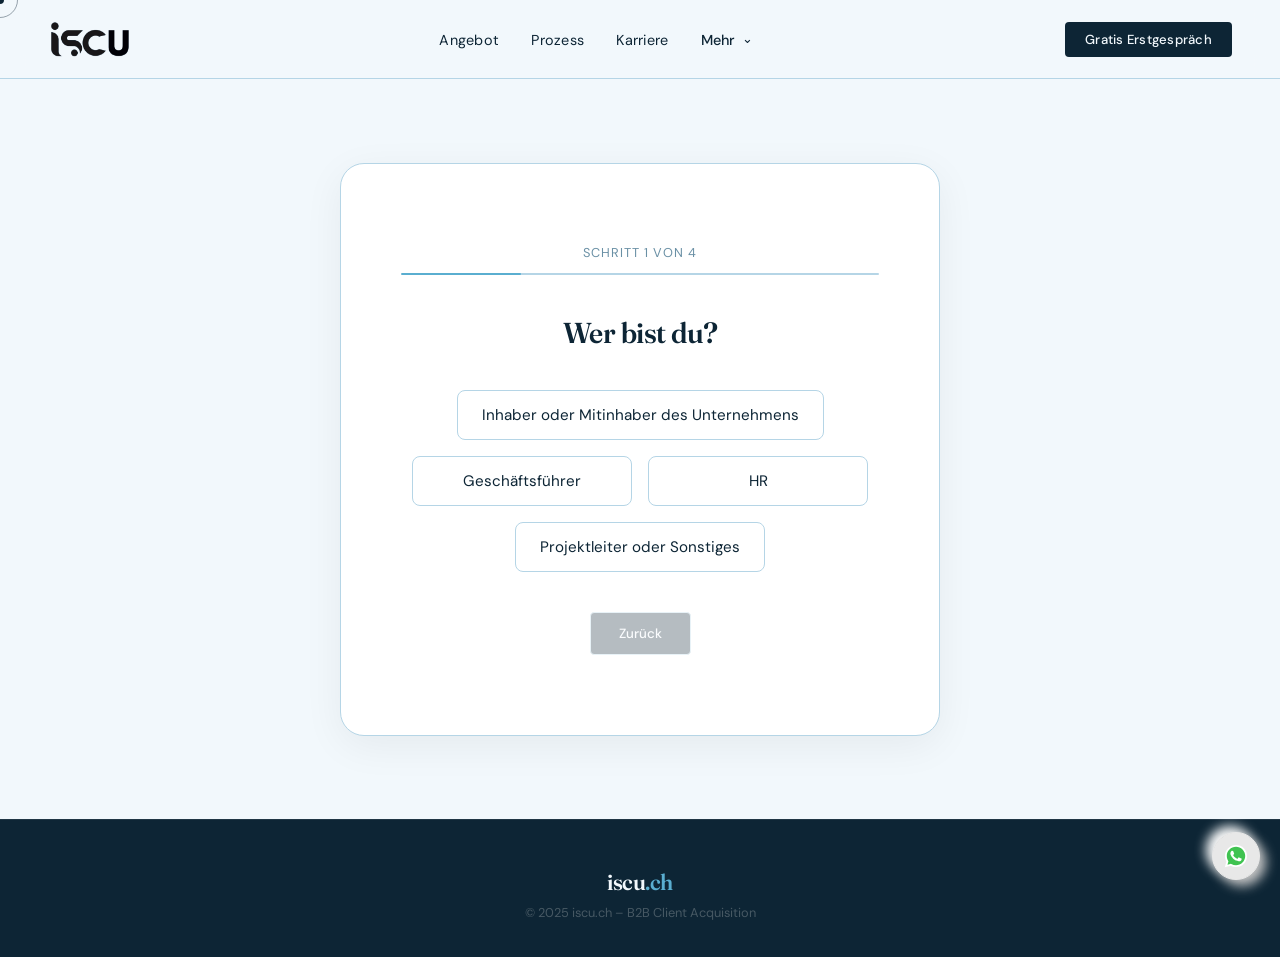
<file: subscribe.html>
<!DOCTYPE html>
<html lang="de">

<head>
  <meta charset="UTF-8">
  <meta name="viewport" content="width=device-width, initial-scale=1.0">
  <title>iscu.ch – Registrierung</title>
<link rel="stylesheet" href="assets/css/style.css">
  <script defer src="assets/subscribe.js"></script>

  <link rel="icon" type="image/png" href="/favicon-96x96.png" sizes="96x96" />
  <link rel="icon" type="image/svg+xml" href="/favicon.svg" />
  <link rel="shortcut icon" href="/favicon.ico" />
  <link rel="apple-touch-icon" sizes="180x180" href="/apple-touch-icon.png" />
  <meta name="apple-mobile-web-app-title" content="ISCU" />
  <link rel="manifest" href="/site.webmanifest" />
</head>

<body>
  <!-- CUSTOM CURSOR -->
  <div class="cursor"></div>
  <div class="cursor-follower"></div>


  <!-- NAVBAR -->
  <nav class="nav">

    <a href="index.html" class="brand-link">
      <img src="assets/img/logo-v3-transparent.png" alt="iscu.ch" class="brand-logo">
    </a>

    <div class="nav-links">

      <a href="index.html#angebot" data-de="Angebot" data-fr="Offre" data-en="Offer">Angebot</a>

      <a href="index.html#prozess" data-de="Prozess" data-fr="Processus" data-en="Process">Prozess</a>

      <a href="karriere.html" data-de="Karriere" data-fr="Carrière" data-en="Career">Karriere</a>

      <details class="nav-dropdown">
        <summary>
          <span>Mehr</span>
          <span class="nav-dropdown-icon" aria-hidden="true">⌄</span>
        </summary>

        <div class="nav-dropdown-menu">

          <a href="index.html#about" data-de="Über uns" data-fr="À propos" data-en="About">Über uns</a>

          <a href="index.html#vergleich" data-de="Vergleich" data-fr="Comparaison" data-en="Comparison">Vergleich</a>

          <a href="index.html#team" data-de="Team" data-fr="Équipe" data-en="Team">Team</a>

          <a href="index.html#faq" data-de="FAQ" data-fr="FAQ" data-en="FAQ">FAQ</a>

          <a href="index.html#contact" data-de="Kontakt" data-fr="Contact" data-en="Contact">Kontakt</a>

        </div>
      </details>

    </div>

    <div class="nav-right">
      <a href="index.html#contact" class="nav-cta" data-de="Gratis Erstgespräch" data-fr="Consultation gratuite"
        data-en="Free consultation">Gratis Erstgespräch</a>
    </div>

    <div class="hamburger" id="hamburger">
      <span></span>
      <span></span>
      <span></span>
    </div>

  </nav>


  <!-- MOBILE MENU -->
  <div class="mobile-menu" id="mobileMenu">

    <a href="index.html#angebot" data-de="Angebot" data-fr="Offre" data-en="Offer">Angebot</a>

    <a href="index.html#prozess" data-de="Prozess" data-fr="Processus" data-en="Process">Prozess</a>

    <a href="karriere.html" data-de="Karriere" data-fr="Carrière" data-en="Career">Karriere</a>

    <a href="index.html#about" data-de="Über uns" data-fr="À propos" data-en="About">Über uns</a>

    <a href="index.html#vergleich" data-de="Vergleich" data-fr="Comparaison" data-en="Comparison">Vergleich</a>

    <a href="index.html#team" data-de="Team" data-fr="Équipe" data-en="Team">Team</a>

    <a href="index.html#faq" data-de="FAQ" data-fr="FAQ" data-en="FAQ">FAQ</a>

    <a href="index.html#contact" data-de="Kontakt" data-fr="Contact" data-en="Contact">Kontakt</a>

    <a href="index.html#contact" class="mobile-cta" data-de="Gratis Erstgespräch" data-fr="Consultation gratuite"
      data-en="Free consultation">Gratis Erstgespräch →</a>

  </div>


  <!-- QUESTIONNAIRE -->
  <main class="subscribe-wrapper">

    <div class="questionnaire">

      <div class="progress">
        <span id="progress-step">
          Schritt 1 von 4
        </span>
      </div>

      <div class="progress-bar">
        <div class="progress-bar-fill" id="progressFill" style="width: 25%"></div>
      </div>

      <!-- Wird dynamisch durch das JS befüllt -->
      <div id="form-container"></div>

      <div class="actions">
        <button id="prev" disabled>
          Zurück
        </button>

        <button id="next">
          Weiter
        </button>
      </div>

    </div>

  </main>


  <footer>
    <div class="footer-inner">

      <div class="brand footer-brand">
        iscu<span>.ch</span>
      </div>

      <p class="footer-copy">
        © 2025 iscu.ch – B2B Client Acquisition
      </p>

      <!--
    ALTER FOOTER – BEI BEDARF REAKTIVIEREN

    <p class="footer-copy">
      © 2025 iscu.ch – Social Recruiting neu gedacht
    </p>
    -->

    </div>
  </footer>

  <script>
    const cursor = document.querySelector('.cursor');
    const follower = document.querySelector('.cursor-follower');
    let mouseX = 0, mouseY = 0, followerX = 0, followerY = 0;
    document.addEventListener('mousemove', e => {
      mouseX = e.clientX; mouseY = e.clientY;
      cursor.style.transform = `translate(${mouseX}px, ${mouseY}px)`;
    });
    function animateFollower() {
      followerX += (mouseX - followerX) * 0.12;
      followerY += (mouseY - followerY) * 0.12;
      follower.style.transform = `translate(${followerX}px, ${followerY}px)`;
      requestAnimationFrame(animateFollower);
    }
    animateFollower();
    document.querySelectorAll('a, button').forEach(el => {
      el.addEventListener('mouseenter', () => { cursor.classList.add('hover'); follower.classList.add('hover'); });
      el.addEventListener('mouseleave', () => { cursor.classList.remove('hover'); follower.classList.remove('hover'); });
    });
    document.getElementById('hamburger').addEventListener('click', () => {
      document.getElementById('mobileMenu').classList.toggle('open');
      document.getElementById('hamburger').classList.toggle('open');
    });
  </script>

  <!-- WhatsApp contact button -->
  <a class="whatsapp-button" href="https://wa.me/message/PDIHFZINMVZZD1" target="_blank" rel="noopener noreferrer"
    aria-label="WhatsApp" aria-labelledby="whatsapp-label" title="WhatsApp">
    <span id="whatsapp-label" data-de="Schreiben Sie uns auf WhatsApp" data-fr="Écrivez-nous sur WhatsApp"
      data-en="Message us on WhatsApp">Schreiben Sie uns auf WhatsApp</span>
    <svg viewBox="0 0 48 48" aria-hidden="true" focusable="false" xmlns="http://www.w3.org/2000/svg">
      <path
        d="M4.868,43.303l2.694-9.835C5.9,30.59,5.026,27.324,5.027,23.979C5.032,13.514,13.548,5,24.014,5c5.079.002,9.845,1.979,13.43,5.566,3.584,3.588,5.558,8.356,5.556,13.428-.004,10.465-8.522,18.98-18.986,18.98h-.008c-3.177-.001-6.3-.798-9.073-2.311L4.868,43.303z"
        fill="#fff" />
      <path
        d="M35.176,12.832c-2.98-2.982-6.941-4.625-11.157-4.626-8.704,0-15.783,7.076-15.787,15.774-.001,2.981.833,5.883,2.413,8.396l.376.597-1.595,5.821,5.973-1.566.577.342c2.422,1.438,5.2,2.198,8.032,2.199h.006c8.698,0,15.777-7.077,15.78-15.776.001-4.215-1.638-8.179-4.618-11.161z"
        fill="#40c351" />
                <path clip-rule="evenodd"
            d="M19.268,16.045c-0.355-0.79-0.729-0.806-1.068-0.82c-0.277-0.012-0.593-0.011-0.909-0.011c-0.316,0-0.83,0.119-1.265,0.594c-0.435,0.475-1.661,1.622-1.661,3.956c0,2.334,1.7,4.59,1.937,4.906c0.237,0.316,3.282,5.259,8.104,7.161c4.007,1.58,4.823,1.266,5.693,1.187c0.87-0.079,2.807-1.147,3.202-2.255c0.395-1.108,0.395-2.057,0.277-2.255c-0.119-0.198-0.435-0.316-0.909-0.554s-2.807-1.385-3.242-1.543c-0.435-0.158-0.751-0.237-1.068,0.238c-0.316,0.474-1.225,1.543-1.502,1.859c-0.277,0.317-0.554,0.357-1.028,0.119c-0.474-0.238-2.002-0.738-3.815-2.354c-1.41-1.257-2.362-2.81-2.639-3.285c-0.277-0.474-0.03-0.731,0.208-0.968c0.213-0.213,0.474-0.554,0.712-0.831c0.237-0.277,0.316-0.475,0.474-0.791c0.158-0.317,0.079-0.594-0.04-0.831C20.612,19.329,19.69,16.983,19.268,16.045z"
            fill-rule="evenodd" fill="#fff"></path>
    </svg>
  </a>
</body>

</html>
</file>
<file: assets/css/style.css>
@font-face{font-family:'Fraunces';src:url('../fonts/web/fraunces-300.woff2') format('woff2');font-weight:300;font-style:normal;font-display:swap}
@font-face{font-family:'Fraunces';src:url('../fonts/web/fraunces-300-italic.woff2') format('woff2');font-weight:300;font-style:italic;font-display:swap}
@font-face{font-family:'Fraunces';src:url('../fonts/web/fraunces-600.woff2') format('woff2');font-weight:600;font-style:normal;font-display:swap}
@font-face{font-family:'DM Sans';src:url('../fonts/web/dmsans-300.woff2') format('woff2');font-weight:300;font-style:normal;font-display:swap}
@font-face{font-family:'DM Sans';src:url('../fonts/web/dmsans-400.woff2') format('woff2');font-weight:400;font-style:normal;font-display:swap}
@font-face{font-family:'DM Sans';src:url('../fonts/web/dmsans-500.woff2') format('woff2');font-weight:500;font-style:normal;font-display:swap}
:root {
  --bg: #F2F8FC;
  --text: #0D2535;
  --muted: #6A90A5;
  --accent: #B5D5E6;
  --warm: #D5EBF5;
  --highlight: #5AAED0;
  --nav-bg: rgba(242,248,252,.92);
  --footer-bg: #0D2535;
}

[data-theme="dark"] {
  --bg: #0D1F2D;
  --text: #E4F1F8;
  --muted: #7AABBF;
  --accent: #1B3A50;
  --warm: #12293A;
  --highlight: #5AAED0;
  --nav-bg: rgba(13,31,45,.92);
  --footer-bg: #060F17;
}

*, *::before, *::after { box-sizing: border-box; margin: 0; padding: 0; }
html { scroll-behavior: smooth; }
body {
  font-family: 'DM Sans', sans-serif;
  background: var(--bg);
  color: var(--text);
  cursor: none;
  overflow-x: hidden;
}

/* ── CUSTOM CURSOR ────────────────────────────── */
.cursor {
  width: 8px; height: 8px;
  background: var(--text);
  border-radius: 50%;
  position: fixed; top: -4px; left: -4px;
  pointer-events: none; z-index: 9999;
  transition: width .2s, height .2s, background .2s;
}
.cursor-follower {
  width: 36px; height: 36px;
  border: 1px solid var(--text);
  border-radius: 50%;
  position: fixed; top: -18px; left: -18px;
  pointer-events: none; z-index: 9998;
  opacity: .4;
  transition: width .3s, height .3s, opacity .3s;
}
.cursor.hover { width: 16px; height: 16px; background: var(--highlight); }
.cursor-follower.hover { width: 56px; height: 56px; opacity: .15; }

/* ── PAGE TRANSITION ──────────────────────────── */
.page-transition {
  position: fixed; inset: 0;
  background: var(--text); z-index: 9000;
  transform: scaleY(0); transform-origin: bottom;
  transition: transform .5s cubic-bezier(.76,0,.24,1);
}
.page-transition.active { transform: scaleY(1); }

/* ── SCROLL REVEAL ────────────────────────────── */
.reveal { opacity: 0; transform: translateY(32px); transition: opacity .7s ease, transform .7s ease; }
.reveal.visible { opacity: 1; transform: translateY(0); }

/* ── NAVBAR ───────────────────────────────────── */
.nav {
  display: flex; justify-content: space-between; align-items: center;
  padding: 20px 48px;
  background: var(--nav-bg);
  backdrop-filter: blur(12px);
  position: sticky; top: 0; z-index: 100;
  border-bottom: 1px solid var(--accent);
}
.brand-link { text-decoration: none; color: inherit; }
.brand { font-family: 'Fraunces', serif; font-weight: 600; font-size: 22px; letter-spacing: -.5px; }
.brand span { color: var(--highlight); }
.nav-links a {
  font-size: .9rem; font-weight: 400; color: var(--text);
  margin-left: 28px; text-decoration: none;
  letter-spacing: .02em; transition: color .2s;
}
.nav-links a:hover { color: var(--highlight); }
.nav-dropdown {
  position: relative;
  display: inline-block;
  margin-left: 28px;
}
.nav-dropdown summary {
  list-style: none;
  display: inline-flex;
  align-items: center;
  gap: 6px;
  font-size: .9rem;
  font-weight: 500;
  color: var(--text);
  cursor: pointer;
  letter-spacing: .02em;
  transition: color .2s;
}
.nav-dropdown summary::-webkit-details-marker { display: none; }
.nav-dropdown summary:hover { color: var(--highlight); }
.nav-dropdown-icon {
  font-size: .8rem;
  line-height: 1;
  transition: transform .2s;
}
.nav-dropdown[open] .nav-dropdown-icon { transform: rotate(180deg); }
.nav-dropdown-menu {
  position: absolute;
  top: calc(100% + 18px);
  right: 0;
  min-width: 220px;
  padding: 8px;
  background: var(--bg);
  border: 1px solid var(--accent);
  border-radius: 8px;
  box-shadow: 0 18px 44px rgba(13,37,53,.14);
  z-index: 120;
}
.nav-dropdown-menu::before {
  content: '';
  position: absolute;
  top: -18px;
  right: 0;
  width: 100%;
  height: 18px;
}
.nav-dropdown-menu .page-tab,
.nav-dropdown-menu a {
  width: 100%;
  display: flex;
  align-items: center;
  justify-content: flex-start;
  text-align: left;
  margin: 0;
}
.nav-dropdown-menu a {
  padding: 8px 22px;
  border-radius: 6px;
  color: var(--muted);
  font-size: .85rem;
  font-weight: 500;
  text-decoration: none;
  white-space: nowrap;
}
.nav-dropdown-menu a:hover {
  background: var(--warm);
  color: var(--text);
}

/* Nav CTA pill */
.nav-cta {
  margin-left: 32px;
  background: var(--text); color: var(--bg);
  padding: 9px 20px; border-radius: 4px;
  text-decoration: none; font-size: .82rem; font-weight: 500;
  letter-spacing: .02em; white-space: nowrap;
  transition: background .3s, transform .2s;
}
.nav-cta:hover { background: var(--highlight); transform: translateY(-1px); }

/* Hamburger */
.hamburger { display: none; flex-direction: column; gap: 5px; cursor: none; }
.hamburger span { display: block; width: 24px; height: 1.5px; background: var(--text); transition: transform .3s, opacity .3s; }
.hamburger.open span:nth-child(1) { transform: translateY(6.5px) rotate(45deg); }
.hamburger.open span:nth-child(2) { opacity: 0; }
.hamburger.open span:nth-child(3) { transform: translateY(-6.5px) rotate(-45deg); }
#hamburger {
  position: fixed; bottom: 20px; right: 20px; z-index: 1001;
}

.mobile-menu {
  display: none; flex-direction: column;
  background: var(--bg); border-bottom: 1px solid var(--accent);
  max-height: 0; overflow: hidden;
  transition: max-height .4s ease, padding .3s ease;
    position: fixed; bottom: 20px; right: 20px; z-index: 1001;
}
.mobile-menu.open { max-height: 500px; padding: 20px 0; }
.mobile-menu-bottom { display: flex; justify-content: space-between; align-items: center; padding: 16px 24px 4px; border-top: 1px solid var(--accent); margin-top: 8px; }
.mobile-lang { display: flex; align-items: center; gap: 4px; }
.mobile-theme-btn { display: flex; align-items: center; gap: 8px; background: none; border: none; color: var(--muted); font-family: 'DM Sans', sans-serif; font-size: .85rem; cursor: pointer; padding: 4px 8px; border-radius: 4px; transition: color .2s; }
.mobile-theme-btn:hover { color: var(--text); }
.mobile-menu a {
  font-size: 1.05rem; color: var(--text); text-decoration: none;
  padding: 14px 24px; border-bottom: 1px solid var(--accent);
  transition: background .2s;
}
.mobile-menu a:hover { background: var(--warm); }
.mobile-cta {
  background: var(--text) !important; color: var(--bg) !important;
  font-weight: 500; margin: 12px 24px 0; border-radius: 4px;
  border: none !important; text-align: center;
}

/* ── HERO ─────────────────────────────────────── */
.hero {
  min-height: 90vh;
  display: flex; justify-content: center; align-items: center;
  text-align: center; flex-direction: column;
  padding: 80px 20px 60px;
  position: relative; overflow: hidden;
}
.hero-bg-text {
  position: absolute;
  font-family: 'Fraunces', serif;
  font-size: clamp(120px, 22vw, 320px);
  font-weight: 600; color: transparent;
  -webkit-text-stroke: 1px var(--accent);
  letter-spacing: -4px; user-select: none;
  opacity: .45; z-index: 0;
}
.hero-text { position: relative; z-index: 1; }
.hero-label {
  display: inline-block; font-size: .78rem; font-weight: 500;
  letter-spacing: .12em; text-transform: uppercase;
  color: var(--highlight); border: 1px solid var(--highlight);
  padding: 6px 16px; border-radius: 20px; margin-bottom: 28px;
}
.hero h1 {
  font-family: 'Fraunces', serif;
  font-size: clamp(2.8rem, 6vw, 5rem);
  font-weight: 600; line-height: 1.1;
  letter-spacing: -2px; margin-bottom: 1.2rem;
}
.hero h1 em { font-style: italic; font-weight: 300; color: var(--highlight); }
.hero p { color: var(--muted); font-size: 1.05rem; font-weight: 300; margin-bottom: 1.8rem; line-height: 1.7; }

/* Platform badges in hero */
.hero-platforms { display: flex; gap: 10px; justify-content: center; flex-wrap: wrap; margin-bottom: 2rem; }
.platform-badge {
  font-size: .78rem; font-weight: 500; letter-spacing: .06em;
  text-transform: uppercase; color: var(--muted);
  background: var(--warm); border: 1px solid var(--accent);
  padding: 5px 14px; border-radius: 20px;
}

.hero-actions { display: flex; gap: 12px; justify-content: center; flex-wrap: wrap; }

/* ── BUTTONS / CTA ────────────────────────────── */
.cta {
  background: var(--text); color: var(--bg);
  padding: 14px 30px; border-radius: 4px;
  text-decoration: none; font-size: .9rem; font-weight: 500;
  letter-spacing: .02em; transition: background .3s, transform .2s;
  display: inline-block;
}
.cta:hover { background: var(--highlight); transform: translateY(-2px); }
.cta.alt {
  background: transparent; color: var(--text);
  border: 1px solid var(--accent);
}
.cta.alt:hover { border-color: var(--text); background: transparent; }

/* Scroll hint */
.scroll-hint {
  position: absolute; bottom: 32px;
  display: flex; flex-direction: column; align-items: center; gap: 8px;
  color: var(--muted); font-size: .75rem; letter-spacing: .1em; text-transform: uppercase;
}
.scroll-line { width: 1px; height: 40px; background: var(--muted); animation: scrollPulse 2s ease-in-out infinite; }
@keyframes scrollPulse { 0%,100% { opacity: .3; transform: scaleY(1); } 50% { opacity: 1; transform: scaleY(1.3); } }

/* ── STATS ────────────────────────────────────── */
.stats { display: grid; grid-template-columns: repeat(3,1fr); background: var(--text); color: var(--bg); }
.stat { padding: 52px 32px; text-align: center; border-right: 1px solid rgba(255,255,255,.1); }
.stat:last-child { border-right: none; }
.counter { font-family: 'Fraunces', serif; font-size: 3.2rem; font-weight: 600; display: block; color: var(--highlight); }
.stat p { font-size: .85rem; color: rgba(245,244,240,.5); margin-top: 6px; font-weight: 300; }

/* ── SECTION BASE ─────────────────────────────── */
.section { max-width: 900px; margin: 0 auto; padding: 120px 20px; text-align: center; }
.section-label {
  font-size: .75rem; font-weight: 500; letter-spacing: .14em; text-transform: uppercase;
  color: var(--highlight); margin-bottom: 16px;
}
.section-label.light { color: rgba(245,244,240,.5); }
.section h2 {
  font-family: 'Fraunces', serif;
  font-size: clamp(2rem, 4vw, 3.2rem);
  font-weight: 600; line-height: 1.15;
  letter-spacing: -1px; margin-bottom: 1.2rem;
}
.section h2 em { font-style: italic; font-weight: 300; color: var(--highlight); }
.section > p {
  color: var(--muted); font-size: 1.05rem; font-weight: 300;
  line-height: 1.75; max-width: 600px; margin: 0 auto 56px;
}

/* ── PILLARS ──────────────────────────────────── */
.pillars { display: grid; grid-template-columns: repeat(3,1fr); gap: 20px; margin-top: 20px; }
.pillar {
  background: white; border-radius: 16px; padding: 36px 24px;
  box-shadow: 0 2px 20px rgba(0,0,0,.04); border: 1px solid var(--accent);
  transition: transform .3s, box-shadow .3s;
}
.pillar:hover { transform: translateY(-6px); box-shadow: 0 12px 40px rgba(0,0,0,.08); }
.pillar-icon { font-size: 1.8rem; margin-bottom: 14px; }
.pillar h3 { font-family: 'Fraunces', serif; font-size: 1.2rem; font-weight: 600; margin-bottom: 8px; }
.pillar p { color: var(--muted); font-size: .9rem; font-weight: 300; }

/* ── LEISTUNGEN / PLATFORMS GRID ─────────────── */
.leistungen-section { max-width: 1100px; }
.platforms-grid { display: grid; grid-template-columns: repeat(4,1fr); gap: 20px; margin-top: 8px; }
.platform-card {
  background: white; border-radius: 20px; padding: 36px 24px;
  box-shadow: 0 2px 20px rgba(0,0,0,.04); border: 1px solid var(--accent);
  text-align: left; transition: transform .3s, box-shadow .3s;
}
.platform-card:hover { transform: translateY(-6px); box-shadow: 0 16px 48px rgba(0,0,0,.08); }
.platform-logo {
  width: 52px; height: 52px; border-radius: 14px;
  display: flex; align-items: center; justify-content: center;
  margin-bottom: 20px; color: white;
}
.platform-logo.insta { background: linear-gradient(135deg, #833ab4, #fd1d1d, #fcb045); }
.platform-logo.tiktok { background: #010101; }
.platform-logo.facebook { background: #1877f2; }
.platform-logo.linkedin { background: #0a66c2; }
.platform-card h3 { font-family: 'Fraunces', serif; font-size: 1.25rem; font-weight: 600; margin-bottom: 10px; }
.platform-card p { color: var(--muted); font-size: .9rem; font-weight: 300; line-height: 1.65; margin-bottom: 16px; }
.platform-features { list-style: none; padding: 0; }
.platform-features li {
  font-size: .82rem; color: var(--muted); font-weight: 400;
  padding: 5px 0; border-bottom: 1px solid var(--warm);
}
.platform-features li::before { content: '→ '; color: var(--highlight); }
.platform-features li:last-child { border-bottom: none; }

/* ── PROZESS ──────────────────────────────────── */
.prozess-section { max-width: 960px; }
.prozess-steps {
  display: grid; grid-template-columns: repeat(4,1fr);
  gap: 0; margin-top: 20px;
  border: 1px solid var(--accent); border-radius: 20px; overflow: hidden;
}
.prozess-step {
  background: white; padding: 44px 28px 40px;
  border-right: 1px solid var(--accent);
  position: relative;
  opacity: 0; transform: translateY(24px);
  transition: opacity .5s ease, transform .5s ease, box-shadow .3s;
}
.prozess-step.visible { opacity: 1; transform: translateY(0); }
.prozess-step.last { border-right: none; }
.prozess-step:hover { background: var(--warm); }
.step-number {
  font-family: 'Fraunces', serif; font-size: 2.8rem; font-weight: 600;
  color: var(--accent); line-height: 1; margin-bottom: 20px;
  display: block;
}
.step-content h3 {
  font-family: 'Fraunces', serif; font-size: 1.15rem; font-weight: 600;
  margin-bottom: 10px; color: var(--text);
}
.step-content p { color: var(--muted); font-size: .88rem; font-weight: 300; line-height: 1.65; }
.step-arrow {
  position: absolute; top: 44px; right: -14px;
  width: 28px; height: 28px; background: var(--highlight);
  border-radius: 50%; display: flex; align-items: center; justify-content: center;
  color: white; font-size: .85rem; z-index: 2;
}
.prozess-step.last .step-arrow { display: none; }

/* ── VERGLEICH ────────────────────────────────── */
.vergleich-section {
  max-width: 1100px; background: var(--footer-bg); color: #F2F8FC;
  border: 1px solid rgba(181,213,230,.22); border-radius: 2px;
  padding: 64px 28px; margin-top: 80px; margin-bottom: 80px;
  box-shadow: 0 24px 70px rgba(13,37,53,.16);
}
.vergleich-section .section-label { color: var(--highlight); }
.vergleich-section h2 {
  color: #F2F8FC; font-size: clamp(2.1rem, 4.4vw, 3.55rem);
  margin-bottom: 1rem;
}
.vergleich-section > p {
  color: rgba(242,248,252,.72); max-width: 720px; margin-bottom: 42px;
}
.vergleich-cards {
  display: grid !important; grid-template-columns: repeat(2, minmax(0, 1fr));
  gap: 28px; max-width: 980px; margin: 0 auto; text-align: left;
}
.vergleich-card {
  display: block;
  min-height: 100%; border-radius: 8px; overflow: hidden;
  border: 1px solid rgba(242,248,252,.1);
  box-shadow: 0 18px 45px rgba(0,0,0,.16);
}
.vergleich-card h3 {
  font-family: 'Fraunces', serif; font-size: clamp(1.65rem, 3vw, 2.25rem);
  font-weight: 600; line-height: 1.1; letter-spacing: 0;
  margin: 0; padding: 28px 32px;
}
.vergleich-card--traditional {
  background: #16384D; color: #F2F8FC;
}
.vergleich-card--iscu {
  background: var(--highlight); color: #F2F8FC;
  border-color: rgba(242,248,252,.18);
  box-shadow: 0 24px 56px rgba(90,174,208,.22);
}
.vergleich-card--traditional h3 { background: #102C3F; color: #F2F8FC; }
.vergleich-card--iscu h3 {
  background: rgba(13,37,53,.12); color: #fff;
  font-size: clamp(2rem, 4vw, 3rem); text-align: center;
  text-transform: lowercase;
}
.vergleich-list { list-style: none; padding: 26px 32px 32px; }
.vergleich-list li {
  display: flex !important; align-items: flex-start; gap: 14px;
  padding: 11px 0; border-bottom: none;
  color: rgba(242,248,252,.88); font-size: .95rem; font-weight: 500;
  line-height: 1.45;
}
.vergleich-list li:first-child { padding-top: 0; }
.vergleich-list li:last-child { border-bottom: none; padding-bottom: 0; }
.vergleich-icon {
  width: 22px; height: 22px; border-radius: 50%;
  display: inline-flex; align-items: center; justify-content: center;
  flex: 0 0 22px; margin-top: 0;
  font-size: .76rem; font-weight: 700;
}
.vergleich-card--traditional .vergleich-icon {
  border: 1px solid rgba(242,248,252,.85); color: #F2F8FC;
}
.vergleich-card--iscu .vergleich-list li {
  color: #fff;
}
.vergleich-card--iscu .vergleich-icon {
  background: #F2F8FC; color: var(--highlight);
}

/* ── FAQ ──────────────────────────────────────── */
.faq-section { max-width: 760px; }
.faq-list { text-align: left; }
.faq-item { border-bottom: 1px solid var(--accent); }
.faq-item:first-child { border-top: 1px solid var(--accent); }
.faq-question {
  width: 100%; background: none; border: none;
  display: flex; justify-content: space-between; align-items: center;
  padding: 22px 0; cursor: none;
  font-family: 'DM Sans', sans-serif; font-size: 1rem; font-weight: 500;
  color: var(--text); text-align: left; gap: 16px;
  transition: color .2s;
}
.faq-question:hover { color: var(--highlight); }
.faq-icon {
  font-size: 1.4rem; font-weight: 300; color: var(--highlight);
  flex-shrink: 0; transition: transform .3s;
}
.faq-answer {
  max-height: 0; overflow: hidden;
  transition: max-height .4s ease, padding .3s ease;
}
.faq-answer p { color: var(--muted); font-size: .95rem; font-weight: 300; line-height: 1.75; padding-bottom: 22px; }
.faq-item.open .faq-answer { max-height: 300px; }
.faq-item.open .faq-icon { transform: rotate(45deg); }

/* ── CONTACT / BOOKING ────────────────────────── */
.contact { background: var(--text); color: var(--bg); text-align: center; padding: 120px 20px; }
.contact h2 {
  font-family: 'Fraunces', serif;
  font-size: clamp(2rem, 4vw, 3.2rem);
  font-weight: 600; letter-spacing: -1px; line-height: 1.15; margin-bottom: 1.2rem;
}
.contact h2 em { font-style: italic; font-weight: 300; color: var(--highlight); }
.contact-intro { color: rgba(245,244,240,.6); font-size: 1.05rem; font-weight: 300; line-height: 1.75; margin-bottom: 56px; }

.contact-options {
  display: grid; grid-template-columns: 1fr auto 1fr;
  gap: 0; max-width: 860px; margin: 0 auto;
  align-items: start;
}
.booking-card, .contact-form-card {
  background: rgba(255,255,255,.07); border-radius: 20px;
  border: 1px solid rgba(255,255,255,.1); padding: 40px 36px;
  text-align: left;
}
.booking-card { display: flex; flex-direction: column; gap: 16px; padding: 0 !important; background: none !important; border: none !important; }
.booking-card .booking-consent.loaded iframe { width: 100%; }
.booking-icon { font-size: 2.4rem; }
.booking-card h3, .contact-form-card h3 {
  font-family: 'Fraunces', serif; font-size: 1.3rem; font-weight: 600; color: var(--bg);
}
.booking-card p { color: rgba(245,244,240,.55); font-size: .92rem; font-weight: 300; line-height: 1.6; flex: 1; }
.booking-cta {
  background: var(--highlight); color: var(--text); border: none;
  padding: 15px 28px; border-radius: 4px; font-weight: 600; font-size: .92rem;
  text-align: center;
}
.booking-cta:hover { background: white; color: var(--text); transform: translateY(-2px); }

.or-divider {
  display: flex; align-items: center; justify-content: center;
  padding: 0 28px;
}
.or-divider span {
  font-size: .8rem; color: rgba(245,244,240,.3); text-transform: uppercase;
  letter-spacing: .1em; writing-mode: vertical-rl;
  border-left: 1px solid rgba(255,255,255,.1);
  padding-left: 12px;
}

.contact-form-card h3 { margin-bottom: 24px; }
.form { display: flex; flex-direction: column; gap: 12px; }
.form-row { display: grid; grid-template-columns: 1fr 1fr; gap: 12px; }
input, textarea {
  border: 1px solid rgba(255,255,255,.12); border-radius: 8px;
  padding: 13px 16px; font-size: .93rem;
  font-family: 'DM Sans', sans-serif;
  background: rgba(255,255,255,.06); color: var(--bg);
  transition: border-color .2s; width: 100%;
}
input::placeholder, textarea::placeholder { color: rgba(245,244,240,.3); }
input:focus, textarea:focus { outline: none; border-color: var(--highlight); }
textarea { resize: vertical; min-height: 100px; }
button[type="submit"] {
  background: var(--bg); color: var(--text); border: none; border-radius: 4px;
  padding: 14px; font-size: .9rem; font-weight: 500;
  font-family: 'DM Sans', sans-serif; cursor: none;
  transition: background .3s, transform .2s;
}
button[type="submit"]:hover { background: var(--highlight); transform: translateY(-2px); }
button[type="submit"]:disabled { opacity: .6; transform: none; }
.form-success { display: none; color: var(--highlight); font-size: .9rem; margin-top: 8px; }

/* ── FOOTER ───────────────────────────────────── */
footer { background: var(--footer-bg); border-top: 1px solid rgba(255,255,255,.08); padding: 48px 20px 36px; }
.footer-inner { text-align: center; }
.footer-brand { font-size: 1.4rem; display: inline-block; margin-bottom: 8px; color: var(--bg); }
.footer-brand span { color: var(--highlight); }
.footer-tagline { font-size: .8rem; color: rgba(245,244,240,.35); letter-spacing: .1em; text-transform: uppercase; margin-bottom: 28px; font-weight: 300; }
.footer-links { display: flex; gap: 28px; justify-content: center; flex-wrap: wrap; margin-bottom: 32px; }
.footer-links a { font-size: .85rem; color: rgba(245,244,240,.5); text-decoration: none; transition: color .2s; }
.footer-links a:hover { color: var(--highlight); }
.footer-copy { font-size: .8rem; color: rgba(245,244,240,.25); }

/* ── SUBSCRIBE PAGE ───────────────────────────── */
.subscribe-wrapper {
  display: flex; justify-content: center; align-items: center;
  min-height: calc(100vh - 160px); padding: 60px 20px;
}
.questionnaire {
  background: white; border-radius: 24px;
  box-shadow: 0 10px 40px rgba(0,0,0,.06); border: 1px solid var(--accent);
  max-width: 600px; width: 100%; padding: 80px 60px;
  text-align: center; display: flex; flex-direction: column; align-items: center;
}
.progress { font-size: .8rem; letter-spacing: .08em; text-transform: uppercase; color: var(--muted); margin-bottom: 12px; }
.progress-bar { width: 100%; height: 2px; background: var(--accent); border-radius: 2px; margin-bottom: 40px; overflow: hidden; }
.progress-bar-fill { height: 100%; background: var(--highlight); border-radius: 2px; transition: width .4s ease; }
#form-container h2 { font-family: 'Fraunces', serif; font-size: 1.8rem; font-weight: 600; letter-spacing: -.5px; margin-bottom: 32px; color: var(--text); }
.answer-btn {
  background: white; color: var(--text); border: 1px solid var(--accent); border-radius: 8px;
  padding: 14px 24px; margin: 8px; min-width: 220px; cursor: none;
  font-weight: 400; font-family: 'DM Sans', sans-serif; font-size: .95rem;
  transition: all .25s ease;
}
.answer-btn:hover, .answer-btn.selected { background: var(--text); color: var(--bg); transform: translateY(-2px); border-color: var(--text); }
.questionnaire textarea, .questionnaire input {
  border: 1px solid var(--accent); border-radius: 8px; padding: 14px 16px;
  width: 100%; margin-bottom: 12px; font-size: .95rem;
  font-family: 'DM Sans', sans-serif; background: #fafaf8; color: var(--text);
  transition: border-color .2s;
}
.questionnaire textarea:focus, .questionnaire input:focus { outline: none; border-color: var(--highlight); }
.questionnaire textarea::placeholder, .questionnaire input::placeholder { color: var(--muted); }
.actions { display: flex; justify-content: center; margin-top: 32px; gap: 12px; }
.actions button {
  padding: 12px 28px; border-radius: 4px; border: 1px solid var(--accent);
  background: var(--text); color: var(--bg); cursor: none;
  font-weight: 500; font-family: 'DM Sans', sans-serif; transition: .25s ease;
}
.actions button:hover { background: var(--highlight); border-color: var(--highlight); }
.actions button:disabled { opacity: .3; }

/* ── RESPONSIVE ───────────────────────────────── */

/* Mobile (≤ 600px) */
@media (max-width: 600px) {
  body { cursor: auto; }
  .cursor, .cursor-follower { display: none; }
  .nav { padding: 16px 20px; }
  .nav-links, .nav-cta { display: none; }
  .hamburger { display: flex; }
  .mobile-menu { display: flex; }

  .hero { padding: 60px 20px 40px; min-height: 80vh; }
  .hero h1 { font-size: 2.4rem; letter-spacing: -1px; }
  .hero-bg-text { font-size: 28vw; }
  .hero-actions { flex-direction: column; align-items: center; }
  .scroll-hint { display: none; }

  .stats { grid-template-columns: 1fr; }
  .stat { border-right: none; border-bottom: 1px solid rgba(255,255,255,.1); padding: 36px 20px; }

  .section { padding: 64px 16px; }
  .pillars { grid-template-columns: 1fr; gap: 12px; }

  .platforms-grid { grid-template-columns: 1fr; gap: 14px; }
  .prozess-steps { grid-template-columns: 1fr; border-radius: 16px; }
  .prozess-step { border-right: none; border-bottom: 1px solid var(--accent); }
  .prozess-step.last { border-bottom: none; }
  .step-arrow { display: none; }

  .vergleich-section {
    padding: 48px 16px; margin-top: 48px; margin-bottom: 48px;
    border-left: none; border-right: none;
  }
  .vergleich-cards { grid-template-columns: 1fr; gap: 14px; }
  .vergleich-card { border-radius: 8px; }
  .vergleich-card h3 { padding: 24px 22px; }
  .vergleich-list { padding: 22px; }
  .vergleich-list li { font-size: .9rem; padding: 10px 0; }

  .contact-options { grid-template-columns: 1fr; gap: 20px; }
  .or-divider { padding: 0; }
  .or-divider span { writing-mode: horizontal-tb; border-left: none; border-top: 1px solid rgba(255,255,255,.1); padding-left: 0; padding-top: 8px; }
  .contact-form-card { padding: 28px 20px; }
  .form-row { grid-template-columns: 1fr; }
  .contact { padding: 64px 16px; }
  .questionnaire { padding: 40px 24px; }
  .answer-btn { min-width: 100%; margin: 6px 0; }
}

/* Tablet (601px – 1024px) */
@media (min-width: 601px) and (max-width: 1024px) {
  body { cursor: auto; }
  .cursor, .cursor-follower { display: none; }
  .nav { padding: 20px 32px; }
  .nav-links, .nav-cta { display: none; }
  .hamburger { display: flex; }
  .mobile-menu { display: flex; }

  .hero h1 { font-size: 3.2rem; }
  .platforms-grid { grid-template-columns: repeat(2,1fr); }
  .prozess-steps { grid-template-columns: repeat(2,1fr); }
  .prozess-step:nth-child(2) { border-right: none; }
  .prozess-step:nth-child(3) { border-top: 1px solid var(--accent); border-right: 1px solid var(--accent); }
  .prozess-step.last { border-top: 1px solid var(--accent); }
  .step-arrow { display: none; }
  .pillars { grid-template-columns: repeat(3,1fr); }
  .stats { grid-template-columns: repeat(3,1fr); }
  .section { padding: 80px 32px; }
  .vergleich-section { padding: 56px 28px; }
  .contact-options { grid-template-columns: 1fr; gap: 24px; }
  .or-divider span { writing-mode: horizontal-tb; border-left: none; border-top: 1px solid rgba(255,255,255,.1); padding-left: 0; padding-top: 8px; }
  .questionnaire { padding: 60px 40px; }
}

/* Large screens (≥ 1440px) */
@media (min-width: 1440px) {
  .hero h1 { font-size: 5.5rem; }
  .section { max-width: 1000px; }
  .leistungen-section { max-width: 1200px; }
  .prozess-section { max-width: 1100px; }
  .questionnaire { max-width: 680px; }
  .counter { font-size: 3.6rem; }
}

/* ── FOOTER SOCIALS ───────────────────────────── */
.footer-socials {
  display: flex; gap: 20px; justify-content: center;
  margin-bottom: 28px; flex-wrap: wrap;
}
.social-link {
  display: flex; align-items: center; gap: 8px;
  font-size: .85rem; font-weight: 500; color: rgba(242,248,252,.6);
  text-decoration: none; padding: 9px 18px;
  border: 1px solid rgba(255,255,255,.12); border-radius: 30px;
  transition: color .25s, border-color .25s, background .25s;
}
.social-link:hover {
  color: #fff; border-color: var(--highlight);
  background: rgba(90,174,208,.15);
}

/* ── PLATFORM BADGES AS LINKS ─────────────────── */
a.platform-badge {
  text-decoration: none; transition: background .2s, border-color .2s, color .2s;
}
a.platform-badge:hover {
  background: var(--highlight); border-color: var(--highlight);
  color: white;
}

/* ── LOGO IMAGE ───────────────────────────────── */
.brand-logo {
  height: 38px;
  width: auto;
  mix-blend-mode: multiply;
  display: block;
}
.footer-logo {
  height: 44px;
  margin: 0 auto 10px;
  filter: brightness(0) invert(1);
  mix-blend-mode: normal;
  opacity: .85;
}

/* ── LANG SWITCHER ────────────────────────────── */
.nav-right {
  display: flex; align-items: center; gap: 16px;
}
.lang-switcher {
  display: flex; align-items: center; gap: 4px;
}
.lang-btn {
  background: none; border: none; padding: 4px 6px;
  font-size: .78rem; font-weight: 500; letter-spacing: .06em;
  color: var(--muted); cursor: none; border-radius: 3px;
  transition: color .2s, background .2s; font-family: \'DM Sans\', sans-serif;
}
.lang-btn:hover { color: var(--text); }
.lang-btn.active { color: var(--highlight); font-weight: 700; }
.lang-sep { color: var(--accent); font-size: .75rem; }
.theme-toggle {
  background: none; border: none; padding: 4px 6px;
  cursor: none; border-radius: 3px; display: flex; align-items: center;
  color: var(--muted); transition: color .2s, transform .2s;
}
.theme-toggle:hover { color: var(--text); transform: scale(1.15); }

/* ── ABOUT / WARUM GIBT ES UNS ────────────────── */
.about-section { max-width: 820px; }
.about-text { text-align: left; margin-bottom: 56px; }
.about-text p {
  color: var(--muted); font-size: 1rem; font-weight: 300;
  line-height: 1.8; margin-bottom: 1.2rem;
}
.about-tagline {
  font-size: 1.05rem !important; font-style: italic;
  color: var(--text) !important; font-weight: 400 !important;
  border-left: 3px solid var(--highlight); padding-left: 16px;
}
.mission-vision {
  display: grid; grid-template-columns: 1fr 1fr; gap: 24px; text-align: left;
}
.mv-card {
  background: white; border-radius: 20px; padding: 36px 32px;
  border: 1px solid var(--accent); box-shadow: 0 2px 20px rgba(0,0,0,.04);
  transition: transform .3s, box-shadow .3s;
}
.mv-card:hover { transform: translateY(-4px); box-shadow: 0 12px 36px rgba(0,0,0,.08); }
.mv-icon { font-size: 2rem; margin-bottom: 14px; }
.mv-card h3 {
  font-family: \'Fraunces\', serif; font-size: 1.3rem; font-weight: 600;
  margin-bottom: 12px; color: var(--text);
}
.mv-card p { color: var(--muted); font-size: .92rem; font-weight: 300; line-height: 1.7; }

/* ── ANGEBOT / SERVICE CARDS ──────────────────── */
.angebot-section { max-width: 1100px; }
.angebot-grid {
  display: grid; grid-template-columns: repeat(4,1fr); gap: 20px; margin-top: 8px;
}
.angebot-card {
  background: white; border-radius: 20px; padding: 36px 24px;
  box-shadow: 0 2px 20px rgba(0,0,0,.04); border: 1px solid var(--accent);
  text-align: left; transition: transform .3s, box-shadow .3s;
  display: flex; flex-direction: column;
}
.angebot-card:hover { transform: translateY(-6px); box-shadow: 0 16px 48px rgba(0,0,0,.08); }
.angebot-icon { font-size: 2.2rem; margin-bottom: 16px; }
.angebot-card h3 {
  font-family: \'Fraunces\', serif; font-size: 1.15rem; font-weight: 600; margin-bottom: 10px;
}
.angebot-card p {
  color: var(--muted); font-size: .88rem; font-weight: 300; line-height: 1.65;
  margin-bottom: 20px; flex: 1;
}
.angebot-features { list-style: none; padding: 0; margin-top: auto; }
.angebot-features li {
  font-size: .82rem; color: var(--muted); padding: 6px 0;
  border-bottom: 1px solid var(--warm);
}
.angebot-features li::before { content: \'\\2192  \'; color: var(--highlight); }
.angebot-features li:last-child { border-bottom: none; }

/* ── TEAM ─────────────────────────────────────── */
.team-section { max-width: 760px; }
.team-grid {
  display: flex; gap: 32px; justify-content: center; flex-wrap: wrap; margin-top: 16px;
}
.team-card {
  background: white; border-radius: 24px; padding: 40px 32px;
  border: 1px solid var(--accent); box-shadow: 0 2px 20px rgba(0,0,0,.04);
  text-align: center; width: 240px;
  transition: transform .3s, box-shadow .3s;
}
.team-card:hover { transform: translateY(-6px); box-shadow: 0 16px 48px rgba(0,0,0,.08); }
.team-photo {
  width: 96px; height: 96px; border-radius: 50%;
  margin: 0 auto 20px; overflow: hidden;
  border: 3px solid var(--accent);
}
.team-photo img { width: 100%; height: 100%; object-fit: cover; }
.placeholder-photo {
  background: var(--warm); display: flex; align-items: center;
  justify-content: center; font-family: \'Fraunces\', serif;
  font-size: 2.4rem; font-weight: 600; color: var(--highlight);
}
.team-card h3 {
  font-family: \'Fraunces\', serif; font-size: 1.2rem; font-weight: 600; margin-bottom: 4px;
}
.team-role { font-size: .82rem; color: var(--muted); font-weight: 400; margin-bottom: 8px; }
.team-email {
  font-size: .82rem; color: var(--highlight); text-decoration: none;
  transition: color .2s;
}
.team-email:hover { color: var(--text); }
.team-fun {
  font-size: .78rem; color: var(--muted); font-style: italic;
  margin-top: 8px; line-height: 1.5;
}
.team-card--cat .team-photo { border-color: var(--highlight); }

/* ── RESPONSIVE ADDITIONS ─────────────────────── */
@media (max-width: 600px) {
  .nav-right { display: none; }
  .lang-switcher { display: none; }
  .mission-vision { grid-template-columns: 1fr; }
  .angebot-grid { grid-template-columns: 1fr; }
  .team-grid { flex-direction: column; align-items: center; }
  .about-text { text-align: center; }
  .about-tagline { text-align: left; }
}
@media (min-width: 601px) and (max-width: 1024px) {
  .nav-right .nav-cta { display: none; }
  .angebot-grid { grid-template-columns: repeat(2,1fr); }
  .mission-vision { grid-template-columns: 1fr 1fr; }
}

/* ─────────────────────────────────────────
   SECTION DROPDOWN NAVIGATION
───────────────────────────────────────── */
.page-tab {
  display: flex;
  align-items: center;
  flex-shrink: 0;
  padding: 8px 22px;
  border-radius: 6px;
  border: none;
  background: transparent;
  cursor: pointer;
  font-family: 'DM Sans', sans-serif;
  font-size: .85rem;
  font-weight: 500;
  color: var(--muted);
  transition: all .2s;
  white-space: nowrap;
}
.page-tab:hover:not(.active) {
  background: var(--warm);
  color: var(--text);
}
.page-tab.active {
  background: var(--text);
  color: var(--bg);
  border-radius: 6px;
}

/* Sections hidden by default, shown when tab-active */
.tabbed-section {
  display: none;
}
.tabbed-section.tab-active {
  display: block;
  animation: tabFadeIn .35s ease;
}
@keyframes tabFadeIn {
  from { opacity: 0; transform: translateY(14px); }
  to   { opacity: 1; transform: translateY(0); }
}

@media (max-width: 600px) {
  .page-tab  { padding: 7px 14px; font-size: .8rem; }
}

/* Gestion du Dark / Light mode avec préservation du Flexbox */
.logo-dark {
  display: none;
}

html[data-theme="dark"] .logo-light {
  display: none;
}

html[data-theme="dark"] .logo-dark {
  display: inline-block; /* Conserve le comportement fluide dans Flexbox */
}

/* Centrage & dimensionnement du conteneur */
.logo-container {
  display: flex;
  justify-content: center;
  align-items: center;
  width: 20%; /* Utiliser 100% du conteneur parent au lieu de 50% */
  margin: 0 auto;
}

/* Contrôle de la taille des logos */
.logo-container img {
  max-width: 45px; /* Ajustez la taille souhaitée pour le logo */
  width: 20%;
  height: auto;
  object-fit: contain;
  margin: 0 auto;
}

/* WHATSAPP BUTTON */
 .whatsapp-button {
  display: inline-block;
  transition: all 0.2s ease-in;
  position: fixed;
  right: 20px;
  bottom: max(20px, env(safe-area-inset-bottom));
  z-index: 1000;
  max-width: calc(100vw - 40px);
  font-size: 14px;
  overflow: hidden;
  color: #090909;
  text-decoration: none;
  padding: 0.65em 3.1em 0.65em 1.15em;
  border-radius: 0.5em;
  background: #e8e8e8;
  border: 1px solid #e8e8e8;
  box-shadow: 6px 6px 12px #c5c5c5,
             -6px -6px 12px #ffffff;
}

.whatsapp-button > svg {
  width: 26px;
  height: 26px;
  position: absolute;
  right: 0.5em;
  top: 50%;
  transform: translateY(-50%);
  padding: 0;
  margin: 0;
}

.whatsapp-button:active {
  color: #666;
  box-shadow: inset 4px 4px 12px #c5c5c5,
             inset -4px -4px 12px #ffffff;
}

.whatsapp-button:before {
  content: "";
  position: absolute;
  left: 50%;
  transform: translateX(-50%) scaleY(1) scaleX(1.25);
  top: 100%;
  width: 140%;
  height: 180%;
  background-color: rgba(0, 0, 0, 0.05);
  border-radius: 50%;
  display: block;
  transition: all 0.5s 0.1s cubic-bezier(0.55, 0, 0.1, 1);
  z-index: -1;
}

.whatsapp-button:after {
  content: "";
  position: absolute;
  left: 55%;
  transform: translateX(-50%) scaleY(1) scaleX(1.45);
  top: 180%;
  width: 160%;
  height: 190%;
  background-color: #009087;
  border-radius: 50%;
  display: block;
  transition: all 0.5s 0.1s cubic-bezier(0.55, 0, 0.1, 1);
  z-index: -1;
}

.whatsapp-button:hover {
  color: #ffffff;
  border: 1px solid #009087;
}

.whatsapp-button:hover:before {
  top: -35%;
  background-color: #009087;
  transform: translateX(-50%) scaleY(1.3) scaleX(0.8);
}

.whatsapp-button:hover:after {
  top: -45%;
  background-color: #009087;
  transform: translateX(-50%) scaleY(1.3) scaleX(0.8);
} 


/* WhatsApp icon-only floating button */
.whatsapp-button {
  box-sizing: border-box;
  display: inline-flex;
  align-items: center;
  justify-content: center;
  width: 48px;
  height: 48px;
  min-width: 48px;
  padding: 0;
  border-radius: 50%;
  font-size: 0;
  line-height: 1;
}

.whatsapp-button > span {
  position: absolute;
  width: 1px;
  height: 1px;
  padding: 0;
  margin: -1px;
  overflow: hidden;
  clip: rect(0, 0, 0, 0);
  white-space: nowrap;
  border: 0;
}

.whatsapp-button > svg {
  position: static;
  display: block;
  width: 28px;
  height: 28px;
  padding: 0;
  margin: 0;
  transform: none;
}


/* ── GRÜNDER-BLOCK (About) ────────────────────── */
.about-founder {
  display: grid;
  grid-template-columns: 220px 1fr;
  gap: 36px;
  align-items: center;
  text-align: left;
  background: var(--warm);
  border: 1px solid var(--accent);
  border-radius: 24px;
  padding: 32px;
  margin: 0 0 56px;
}
.about-founder-photo {
  border-radius: 18px;
  overflow: hidden;
  aspect-ratio: 3 / 4;
  background: var(--accent);
}
.about-founder-photo img { width: 100%; height: 100%; object-fit: cover; display: block; }
.about-founder-quote {
  font-family: 'Fraunces', serif;
  font-size: clamp(1.02rem, 1.5vw, 1.28rem);
  font-style: italic;
  font-weight: 300;
  line-height: 1.65;
  color: var(--text);
  margin: 0 0 20px;
}
.about-founder-name {
  display: block;
  font-family: 'Fraunces', serif;
  font-size: 1rem;
  font-weight: 600;
  color: var(--text);
}
.about-founder-role {
  font-size: .78rem;
  color: var(--muted);
  letter-spacing: .08em;
  text-transform: uppercase;
}

/* ── CONTACT : FOND PHOTO ─────────────────────── */
.contact--photo { position: relative; isolation: isolate; overflow: hidden; }
.contact--photo::before {
  content: '';
  position: absolute;
  inset: 0 0 auto 0;
  height: min(58%, 540px);
  z-index: -1;
  background: url('../img/abdu-outreach.jpg') 38% 20% / cover no-repeat;
  opacity: .15;
  -webkit-mask-image: linear-gradient(to bottom, #000 0%, rgba(0,0,0,.85) 42%, transparent 100%);
  mask-image: linear-gradient(to bottom, #000 0%, rgba(0,0,0,.85) 42%, transparent 100%);
  pointer-events: none;
}
[data-theme="dark"] .contact--photo::before { opacity: .09; }

/* ── KARRIERE : ANSPRECHPARTNER ───────────────── */
.karriere-contactperson {
  display: flex;
  align-items: center;
  gap: 14px;
  justify-content: center;
  margin-top: 40px;
  text-align: left;
}
.karriere-contactperson img {
  width: 56px; height: 56px;
  border-radius: 50%;
  object-fit: cover;
  border: 2px solid var(--accent);
  flex-shrink: 0;
}
.karriere-contactperson strong {
  display: block;
  font-family: 'Fraunces', serif;
  font-size: .95rem;
  font-weight: 600;
  color: var(--text);
}
.karriere-contactperson span { font-size: .8rem; color: var(--muted); }
.karriere-contactperson a { color: var(--highlight); text-decoration: none; }
.karriere-contactperson a:hover { text-decoration: underline; }

@media (max-width: 720px) {
  .about-founder {
    grid-template-columns: 1fr;
    gap: 22px;
    padding: 24px;
    text-align: center;
  }
  .about-founder-photo { max-width: 190px; margin: 0 auto; }
  .contact--photo::before { height: min(50%, 380px); opacity: .13; }
}


/* ── CAL.COM : CHARGEMENT AU CLIC ─────────────── */
.booking-consent {
  display: flex; align-items: center; justify-content: center;
  min-height: 420px; width: 100%;
  padding: 40px 28px; text-align: center;
  border: 1px dashed rgba(255,255,255,.22);
  border-radius: 20px;
  background: rgba(255,255,255,.04);
}
.booking-consent-inner { display: flex; flex-direction: column; align-items: center; gap: 14px; max-width: 340px; }
.booking-consent-icon { width: 34px; height: 34px; color: var(--highlight); }
.booking-consent h3 { font-family: 'Fraunces', serif; font-size: 1.3rem; font-weight: 600; color: var(--bg); }
.booking-consent p { color: rgba(245,244,240,.55); font-size: .88rem; font-weight: 300; line-height: 1.6; }
.booking-consent .booking-cta { cursor: pointer; font-family: 'DM Sans', sans-serif; }
.booking-consent .booking-cta:disabled { opacity: .5; cursor: default; }
.booking-consent-link { font-size: .78rem; color: rgba(245,244,240,.45); text-decoration: underline; }
.booking-consent-link:hover { color: var(--highlight); }
.booking-consent.loaded {
  display: block; height: 760px; padding: 0; overflow: auto;
  border: none; background: none; text-align: left;
}
@media (max-width: 600px) {
  .booking-consent { min-height: 340px; padding: 32px 20px; }
  .booking-consent.loaded { height: 580px; }
}


/* ── HERO : FOND PHOTO ────────────────────────── */
.hero { isolation: isolate; }
.hero::before {
  content: '';
  position: absolute;
  inset: 0;
  z-index: -1;
  background: url('../img/iscu-team-bg.jpg') center 42% / cover no-repeat;
  opacity: .12;
  -webkit-mask-image: linear-gradient(to bottom, #000 0%, rgba(0,0,0,.88) 50%, transparent 100%);
  mask-image: linear-gradient(to bottom, #000 0%, rgba(0,0,0,.88) 50%, transparent 100%);
  pointer-events: none;
}
[data-theme="dark"] .hero::before { opacity: .16; }
@media (max-width: 600px) {
  .hero::before { opacity: .10; background-position: 72% 50%; }
  [data-theme="dark"] .hero::before { opacity: .18; }
}
</file>
